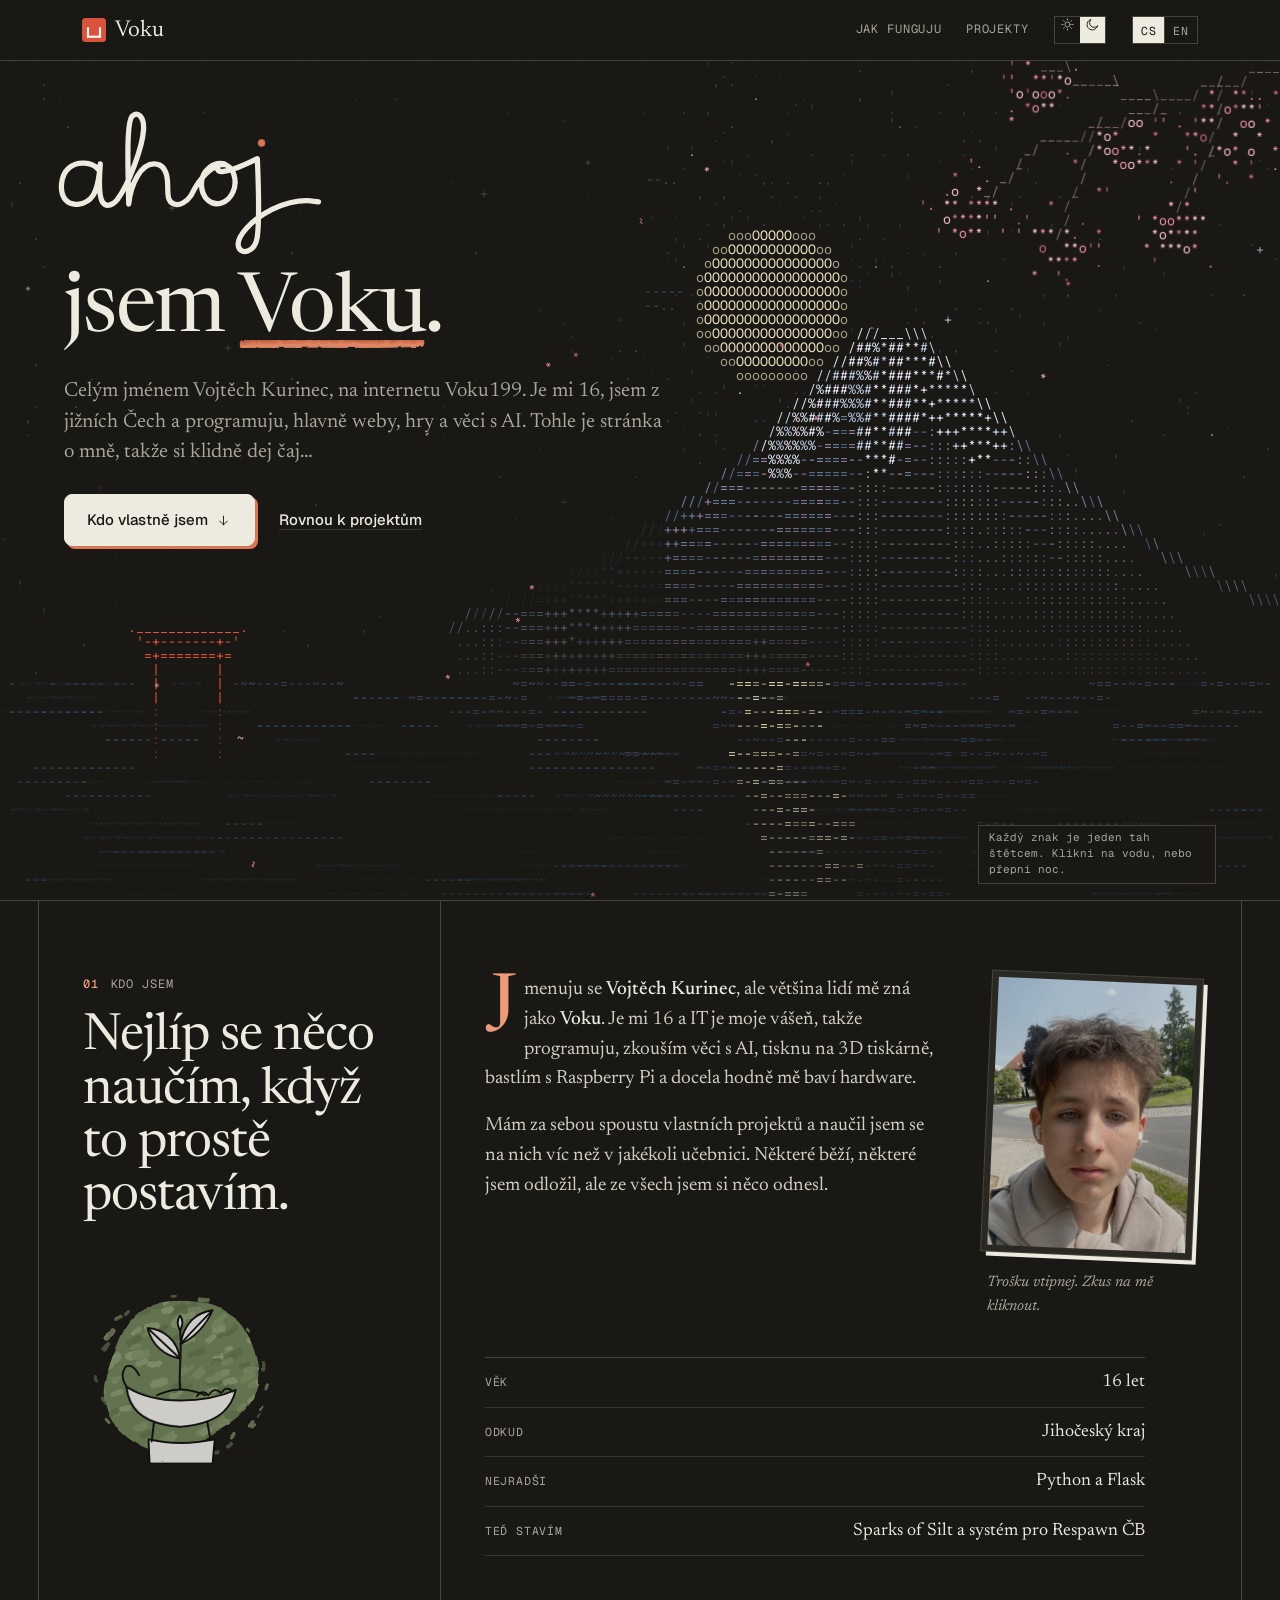
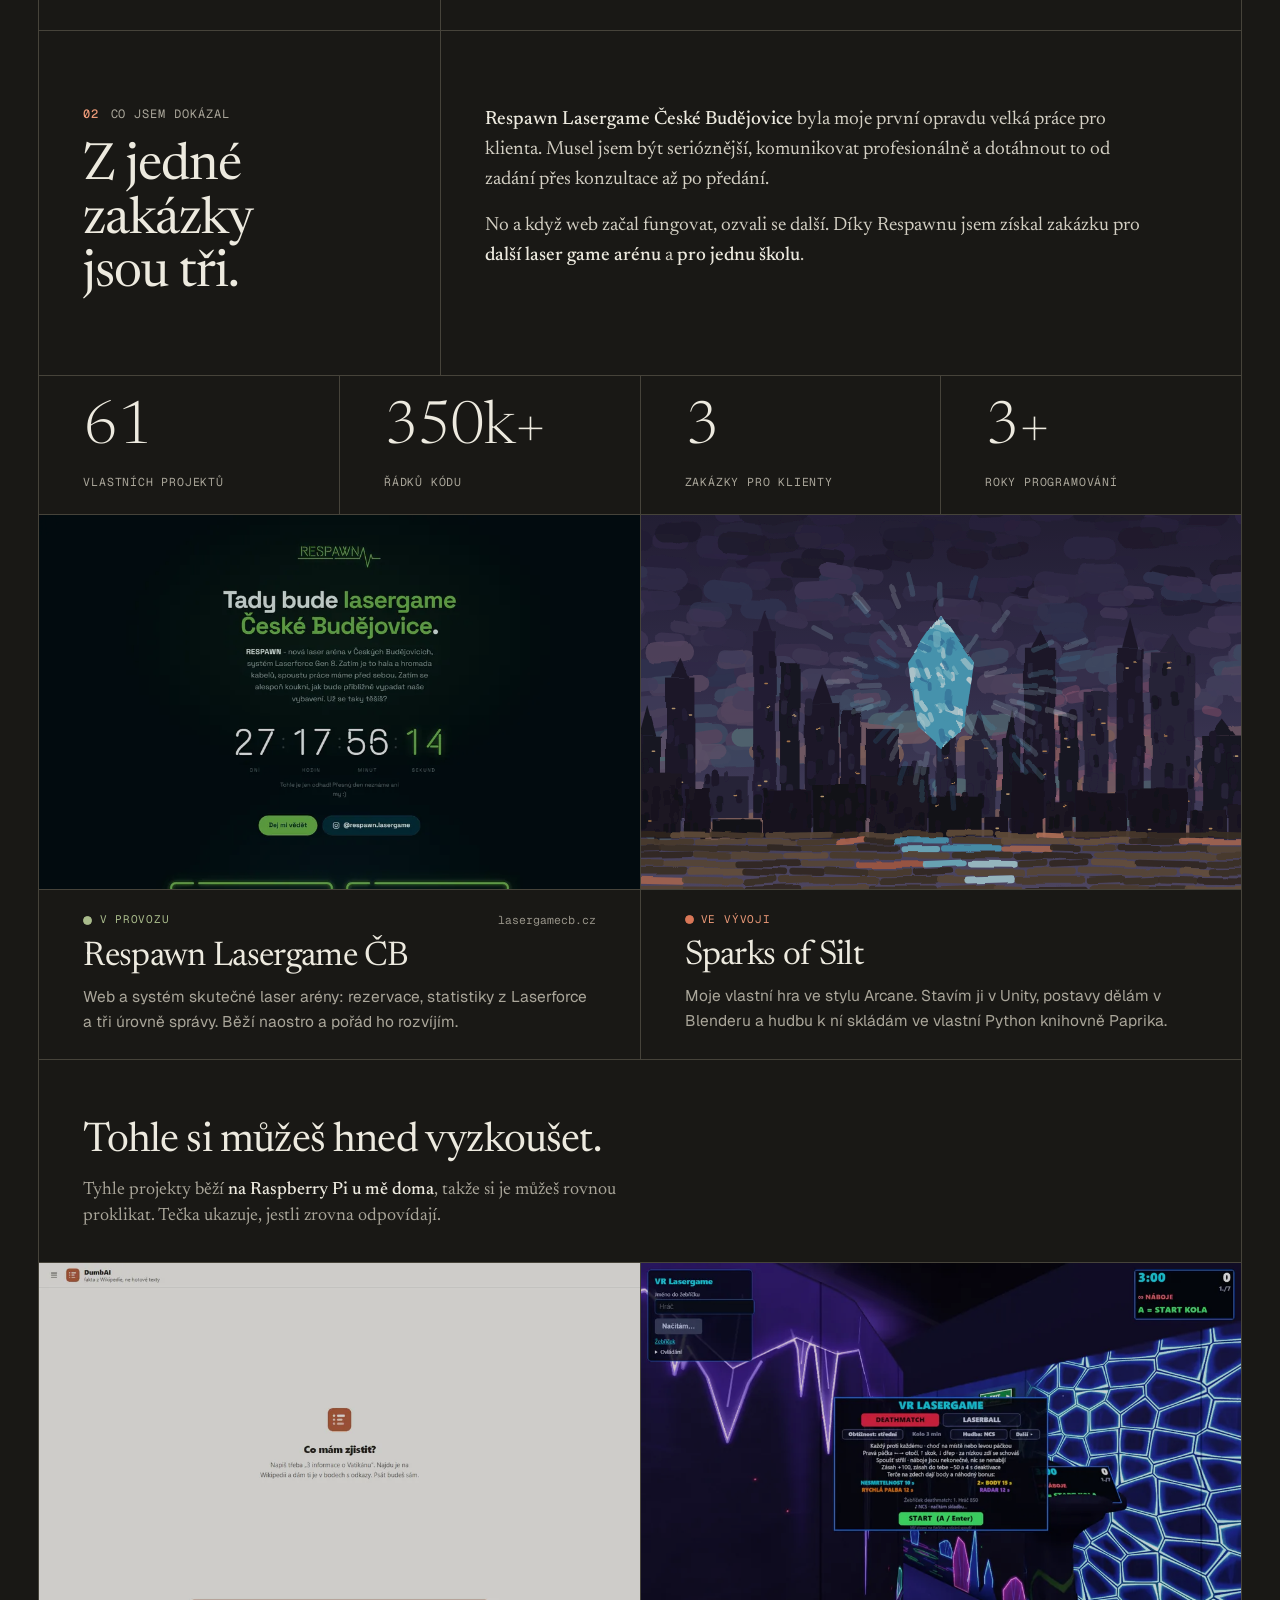
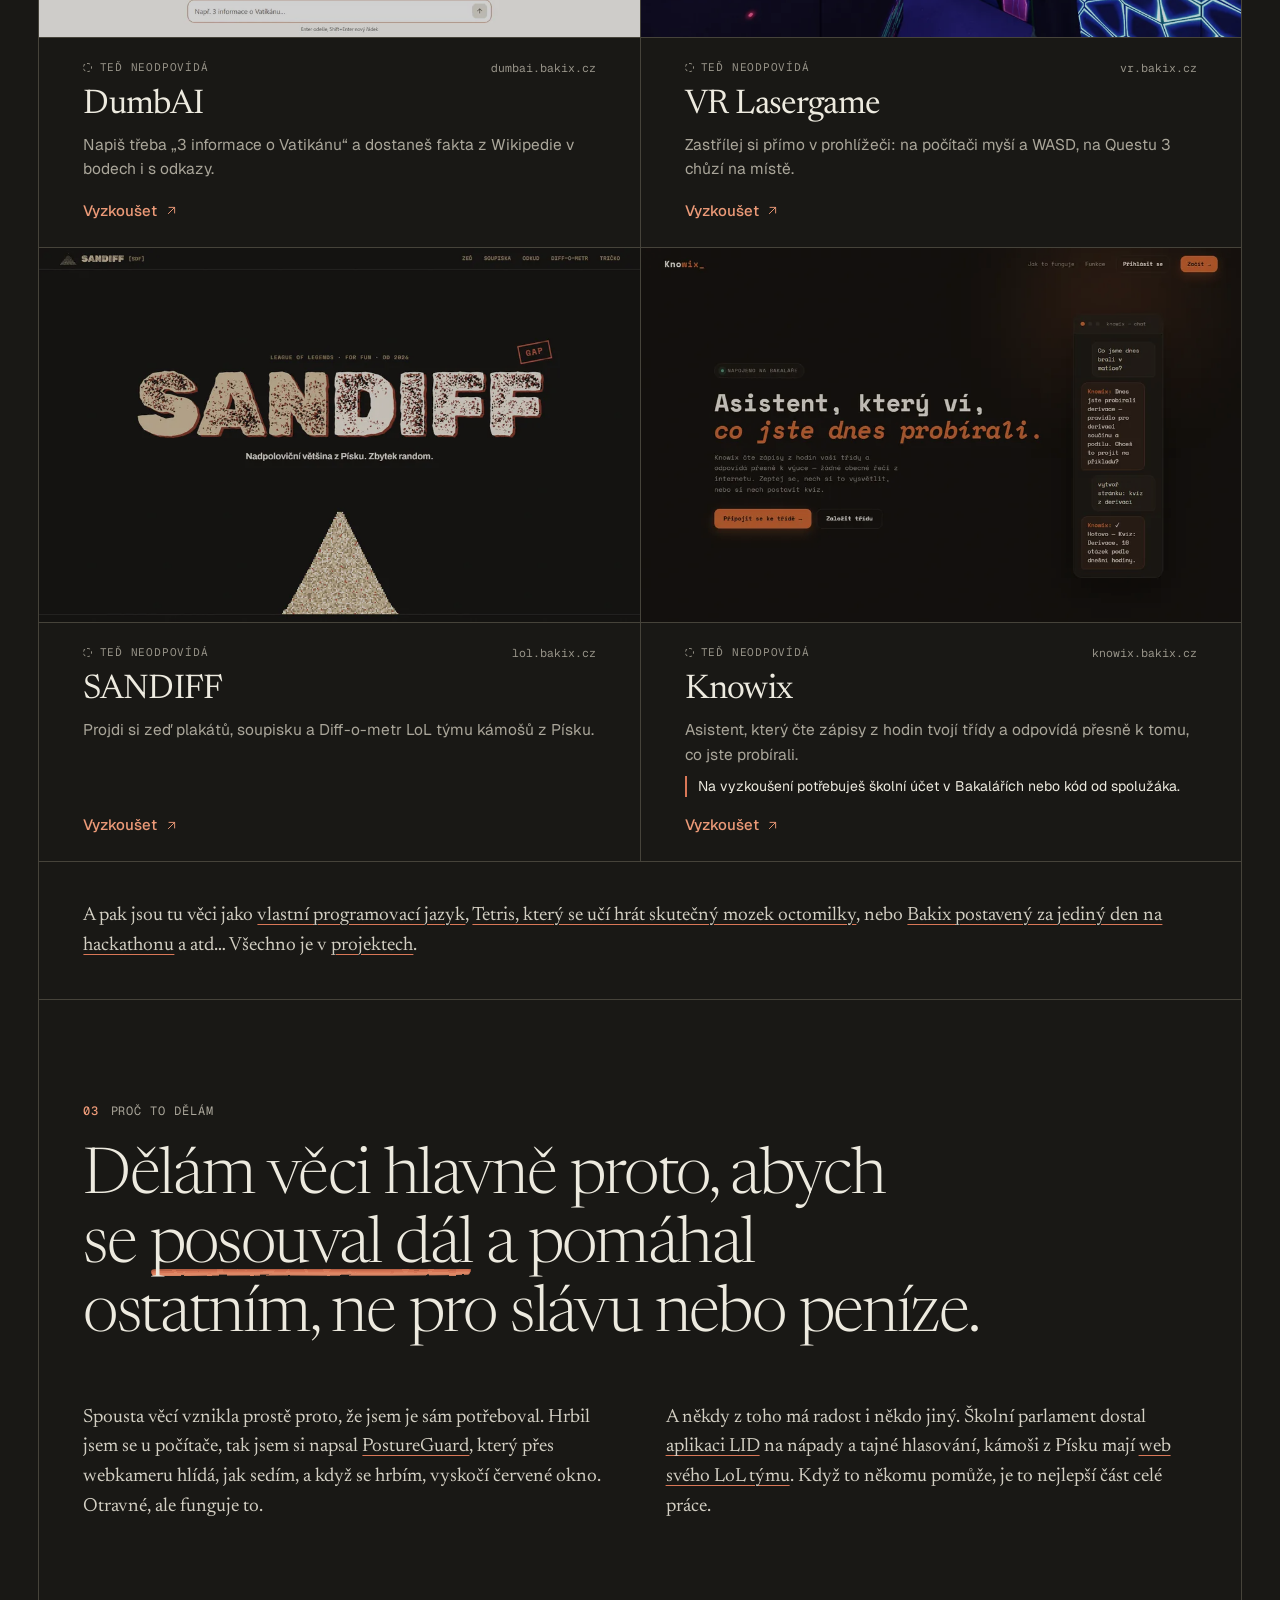
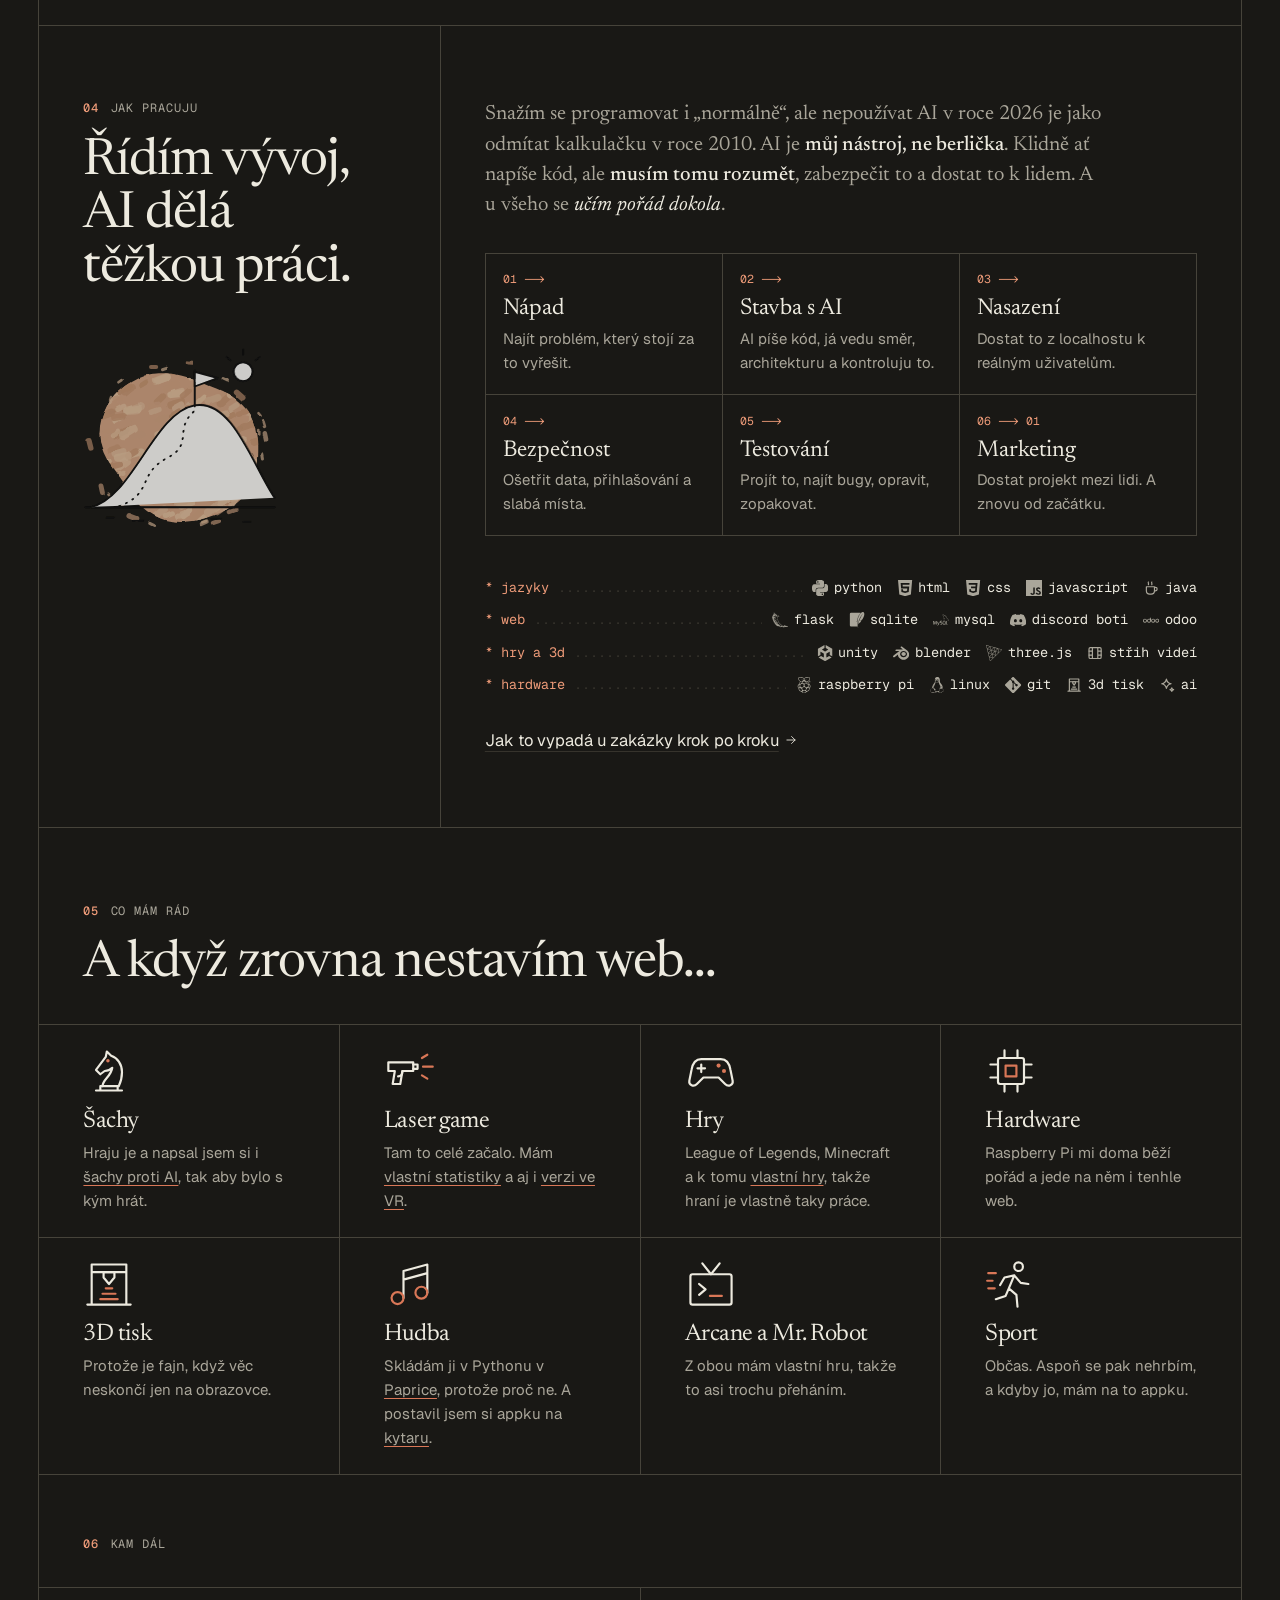
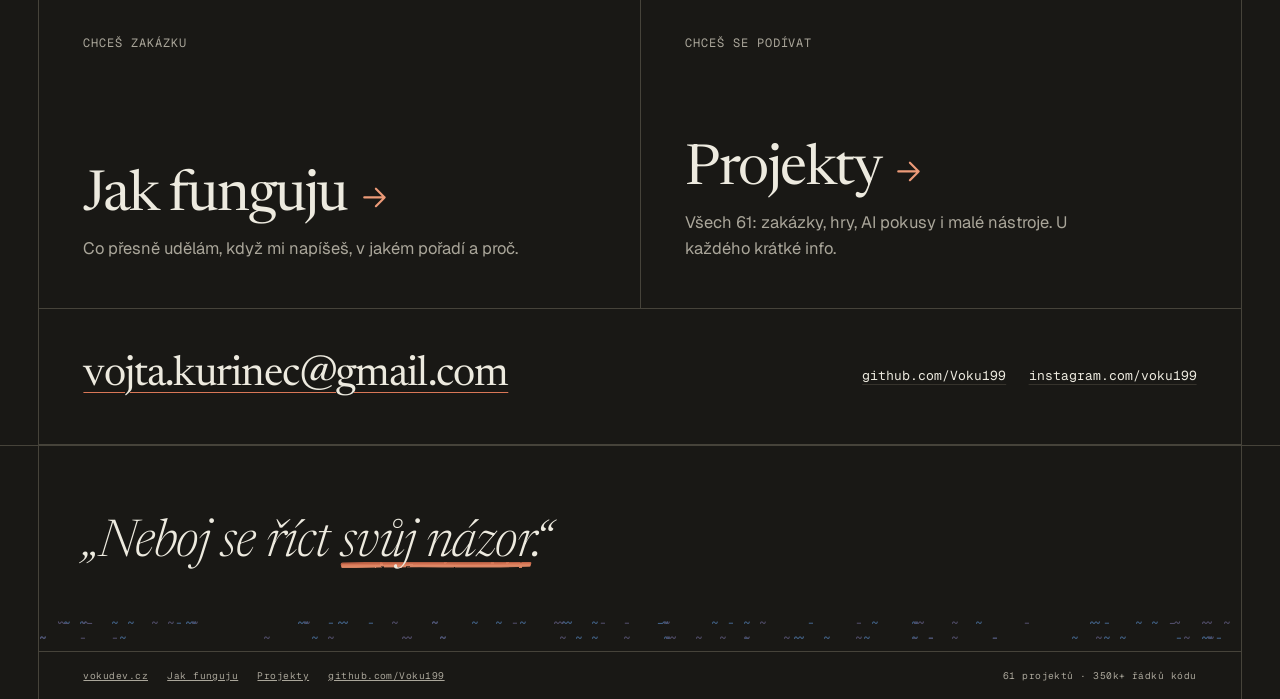
<file: index.html>
<!DOCTYPE html>
<!-- VYGENEROVÁNO: tools/build_projects.py z tools/index.template.html. Needituj ručně, přepíše se. -->
<html lang="cs">
<head>
<meta charset="UTF-8">
<meta name="viewport" content="width=device-width, initial-scale=1.0">
<title>Vojtěch Kurinec (Voku199) | Mladý vývojář z jižních Čech</title>
<meta name="description" content="Vojtěch Kurinec, na internetu Voku199 nebo Voku, je mladý vývojář z jižních Čech. Weby, hry a věci s AI: kdo jsem, co jsem dokázal, jak pracuju a co mám rád.">
<meta name="author" content="Vojtěch Kurinec">
<meta name="robots" content="index, follow, max-image-preview:large">
<meta name="theme-color" content="#F0EEE6">
<link rel="canonical" href="https://vokudev.cz/">
<meta property="og:type" content="website">
<meta property="og:url" content="https://vokudev.cz/">
<meta property="og:locale" content="cs_CZ">
<meta property="og:locale:alternate" content="en_US">
<meta property="og:site_name" content="Voku">
<meta property="og:title" content="Vojtěch Kurinec (Voku199) | Mladý vývojář z jižních Čech">
<meta property="og:description" content="Stavím weby, hry a věci s AI. 61 projektů, 350k+ řádků kódu a tři zakázky.">
<meta property="og:image" content="https://vokudev.cz/og-image.png">
<meta property="og:image:width" content="1200">
<meta property="og:image:height" content="630">
<meta property="og:image:alt" content="Vojtěch Kurinec (Voku199), mladý vývojář z jižních Čech">
<meta name="twitter:card" content="summary_large_image">
<meta name="twitter:title" content="Vojtěch Kurinec (Voku199) | Mladý vývojář z jižních Čech">
<meta name="twitter:description" content="Stavím weby, hry a věci s AI. 61 projektů, 350k+ řádků kódu a tři zakázky.">
<meta name="twitter:image" content="https://vokudev.cz/og-image.png">
<link rel="icon" href="favicon.svg" type="image/svg+xml">
<link rel="apple-touch-icon" href="apple-touch-icon.png">
<link rel="alternate" type="application/json" href="projekty/projects.json" title="Všechny projekty (JSON)">
<script>
/* Staré odkazy (vokudev.cz/#contact) míří dál na správné místo. */
(function (m, h) {
  var to = m[h];
  if (!to) return;
  if (to.charAt(0) === '#') history.replaceState(null, '', to);
  else location.replace(to);
})({ '#about': '#kdo', '#o-mne': '#kdo', '#now': '#dokazal', '#clients': '#dokazal', '#tech': '#jak', '#contact': '#kontakt', '#how': 'jak-funguju/', '#projects': 'projekty/' }, location.hash);
</script>
<script>(function(d){d.classList.add('js');var t;try{t=localStorage.getItem('theme')}catch(e){}if(t!=='light'&&t!=='dark'){var h=new Date().getHours();t=matchMedia('(prefers-color-scheme: dark)').matches||h>=20||h<6?'dark':'light'}d.dataset.theme=t})(document.documentElement)</script>
<link rel="preconnect" href="https://fonts.googleapis.com">
<link rel="preconnect" href="https://fonts.gstatic.com" crossorigin>
<link rel="stylesheet" href="https://fonts.googleapis.com/css2?family=Geist:wght@300..600&family=Geist+Mono:wght@400;500&family=Newsreader:ital,opsz,wght@0,6..72,300..500;1,6..72,300..500&display=swap">
<link rel="stylesheet" href="assets/site.css?v=1f64265c">
<script type="application/ld+json">
{
 "@context": "https://schema.org",
 "@graph": [
  {
   "@type": "WebSite",
   "@id": "https://vokudev.cz/#web",
   "url": "https://vokudev.cz/",
   "name": "Voku",
   "alternateName": [
    "Vojtěch Kurinec",
    "Voku199",
    "vokudev.cz"
   ],
   "inLanguage": [
    "cs",
    "en"
   ],
   "publisher": {
    "@id": "https://vokudev.cz/#voku"
   }
  },
  {
   "@type": "Person",
   "@id": "https://vokudev.cz/#voku",
   "name": "Vojtěch Kurinec",
   "givenName": "Vojtěch",
   "familyName": "Kurinec",
   "alternateName": [
    "Voku199",
    "Voku",
    "Vojtech Kurinec"
   ],
   "url": "https://vokudev.cz/",
   "image": "https://vokudev.cz/ja_seriozne.webp",
   "email": "vojta.kurinec@gmail.com",
   "jobTitle": "Vývojář",
   "address": {
    "@type": "PostalAddress",
    "addressRegion": "Jihočeský kraj",
    "addressCountry": "CZ"
   },
   "sameAs": [
    "https://github.com/Voku199",
    "https://instagram.com/voku199"
   ],
   "knowsAbout": [
    "Python",
    "Flask",
    "JavaScript",
    "Java",
    "WebXR",
    "three.js",
    "Unity",
    "Blender",
    "Raspberry Pi",
    "3D tisk",
    "AI"
   ]
  },
  {
   "@type": "ProfilePage",
   "@id": "https://vokudev.cz/#page",
   "url": "https://vokudev.cz/",
   "inLanguage": "cs",
   "name": "Vojtěch Kurinec (Voku199) | Mladý vývojář z jižních Čech",
   "isPartOf": {
    "@id": "https://vokudev.cz/#web"
   },
   "mainEntity": {
    "@id": "https://vokudev.cz/#voku"
   },
   "primaryImageOfPage": "https://vokudev.cz/og-image.png",
   "hasPart": [
    {
     "@type": "WebPage",
     "@id": "https://vokudev.cz/jak-funguju/#page",
     "url": "https://vokudev.cz/jak-funguju/"
    },
    {
     "@type": "CollectionPage",
     "@id": "https://vokudev.cz/projekty/#page",
     "url": "https://vokudev.cz/projekty/"
    }
   ],
   "about": {
    "@type": "ItemList",
    "numberOfItems": 4,
    "itemListElement": [
     {
      "@type": "ListItem",
      "position": 1,
      "url": "https://dumbai.bakix.cz",
      "name": "DumbAI"
     },
     {
      "@type": "ListItem",
      "position": 2,
      "url": "https://vr.bakix.cz",
      "name": "VR Lasergame"
     },
     {
      "@type": "ListItem",
      "position": 3,
      "url": "https://lol.bakix.cz",
      "name": "SANDIFF"
     },
     {
      "@type": "ListItem",
      "position": 4,
      "url": "https://knowix.bakix.cz",
      "name": "Knowix"
     }
    ]
   }
  }
 ]
}
</script>
</head>
<body>
<a class="skip" href="#kdo" data-t="skip">Přeskočit na obsah</a>
<header class="nav">
  <div class="nav__inner wrap">
    <a class="nav__logo" href="./" aria-label="Voku"><svg class="seal" viewBox="0 0 34 34" aria-hidden="true"><rect width="34" height="34" rx="5"/><g fill="#fff6f2"><rect x="15.5" y="5" width="3" height="23"/><rect x="7" y="13" width="3" height="15"/><rect x="24" y="13" width="3" height="15"/><rect x="7" y="25" width="20" height="3"/></g></svg><span>Voku</span></a>
    <nav class="nav__links" aria-label="Menu" data-t-aria="navMenu"><a href="jak-funguju/" data-t="navHow">Jak funguju</a><a href="projekty/" data-t="navProjects">Projekty</a></nav>
    <button class="theme" type="button" aria-pressed="false" aria-label="Zapnout tmavý režim"><span class="theme__sun" aria-hidden="true"><svg class="i" viewBox="0 0 24 24"><circle cx="12" cy="12" r="4"/><path d="M12 3v2M12 19v2M3 12h2M19 12h2M5.6 5.6 7 7M17 17l1.4 1.4M5.6 18.4 7 17M17 7l1.4-1.4"/></svg></span><span class="theme__moon" aria-hidden="true"><svg class="i" viewBox="0 0 24 24"><path d="M20 14.5A8.5 8.5 0 1 1 9.5 4a7 7 0 0 0 10.5 10.5z"/></svg></span></button>
    <div class="lang-switch" role="group" aria-label="Language / Jazyk">
      <button type="button" class="active" data-lang="cs" aria-pressed="true" title="Česky">CS</button>
      <button type="button" data-lang="en" aria-pressed="false" title="English">EN</button>
    </div>
  </div>
</header>

<ul class="rail" aria-label="Kapitoly" data-t-aria="railLabel">
  <li><a href="#kdo"><span data-t="railWho">Kdo jsem</span></a></li>
  <li><a href="#dokazal"><span data-t="railDid">Co jsem dokázal</span></a></li>
  <li><a href="#proc"><span data-t="railWhy">Proč to dělám</span></a></li>
  <li><a href="#jak"><span data-t="railHow">Jak pracuju</span></a></li>
  <li><a href="#rad"><span data-t="railLike">Co mám rád</span></a></li>
  <li><a href="#dal"><span data-t="railNext">Kam dál</span></a></li>
</ul>

<main id="main">

<section class="hero" aria-label="Úvod" data-t-aria="heroLabel">
  <canvas class="hero__canvas" id="hero-canvas" role="img" aria-label="Obraz z ASCII znaků: hora Fuji, červená brána torii na jezeře a větev sakury" data-t-aria="paintAlt"></canvas>
  <noscript><img class="hero__fallback" src="img/hero.svg" alt="" width="960" height="1200"></noscript>
  <div class="hero__text">
    <h1 class="hi">
      <svg class="hi__word" viewBox="50 14 510 290" role="img" aria-label="Ahoj">
        <path class="hi__ink" pathLength="1" d="M130 134C118 120 90 118 74 132C58 146 56 178 68 192C80 206 108 202 120 184C128 172 132 150 134 124C132 150 130 182 138 196C144 206 156 204 166 192C190 160 214 90 216 60C218 34 204 22 194 34C184 48 186 120 188 200C192 160 212 124 236 124C258 124 262 146 262 166C262 184 262 196 274 200C284 204 298 196 306 184C318 160 340 128 370 124C350 118 326 136 326 162C326 190 346 204 364 198C384 192 394 166 388 146C384 130 372 122 360 126C352 130 356 140 368 138C388 136 412 124 432 114C434 160 436 230 432 262C428 292 400 298 396 280C392 262 420 230 460 210C490 196 520 190 548 196"/>
        <circle class="hi__dot" cx="440" cy="84" r="7"/>
      </svg>
      <span data-t="h1">jsem <span class="brush">Voku</span>.</span>
    </h1>
    <p class="lead" data-t="lead">Celým jménem Vojtěch Kurinec, na internetu Voku199. Je mi 16, jsem z jižních Čech a programuju, hlavně weby, hry a věci s AI. Tohle je stránka o mně, takže si klidně dej čaj…</p>
    <div class="hero__cta">
      <a class="btn" href="#kdo"><span data-t="ctaWho">Kdo vlastně jsem</span> <svg class="i" viewBox="0 0 24 24" aria-hidden="true"><path d="M12 5v14M6 13l6 6 6-6"/></svg></a>
      <a class="link" href="projekty/" data-t="ctaProjects">Rovnou k projektům</a>
    </div>
  </div>
  <p class="hero__cap" data-t="heroCap">Každý znak je jeden tah štětcem. Klikni na vodu, nebo přepni noc.</p>
</section>

<div class="wrap wrap--ruled">

<section class="block" id="kdo">
  <div class="block__head">
    <p class="kicker"><b>01</b><span data-t="whoKicker">Kdo jsem</span></p>
    <h2 class="block__title" data-t="whoH">Nejlíp se něco naučím, když to prostě postavím.</h2>
    <img class="spot" src="img/spot-sprout.svg" width="400" height="400" alt="" loading="lazy">
  </div>
  <div class="block__body">
    <div class="who">
      <div class="prose prose--drop" data-t="whoText">
        <p>Jmenuju se <strong>Vojtěch Kurinec</strong>, ale většina lidí mě zná jako <strong>Voku</strong>. Je mi 16 a IT je moje vášeň, takže programuju, zkouším věci s AI, tisknu na 3D tiskárně, bastlím s Raspberry Pi a docela hodně mě baví hardware.</p>
        <p>Mám za sebou spoustu vlastních projektů a naučil jsem se na nich víc než v jakékoli učebnici. Některé běží, některé jsem odložil, ale ze všech jsem si něco odnesl.</p>
      </div>
      <div class="who__photo">
        <button class="photo" type="button" aria-pressed="false" aria-label="Přepnout fotku: vážně, nebo vtipně" data-t-aria="photoBtn">
          <img src="ja_seriozne.webp" width="302" height="400" loading="lazy" decoding="async" alt="Vojtěch Kurinec, portrét" data-t-alt="photoAlt">
          <img src="ja_uwu.webp" width="229" height="400" loading="lazy" decoding="async" alt="Vojtěch Kurinec, vtipná fotka s legračním výrazem" data-t-alt="photoAltFunny">
        </button>
        <span class="photo__cap" data-t="photoCap">Trošku vtipnej. Zkus na mě kliknout.</span>
      </div>
    </div>
    <dl class="facts">
      <div><dt data-t="factAge">Věk</dt><dd data-t="factAgeVal">16 let</dd></div>
      <div><dt data-t="factFrom">Odkud</dt><dd data-t="factFromVal">Jihočeský kraj</dd></div>
      <div><dt data-t="factFav">Nejradši</dt><dd data-t="factFavVal">Python a Flask</dd></div>
      <div><dt data-t="factNow">Teď stavím</dt><dd data-t="factNowVal">Sparks of Silt a systém pro Respawn ČB</dd></div>
    </dl>
  </div>
</section>

<section id="dokazal">
  <div class="block block--open">
    <div class="block__head">
      <p class="kicker"><b>02</b><span data-t="didKicker">Co jsem dokázal</span></p>
      <h2 class="block__title" data-t="didH">Z jedné zakázky jsou tři.</h2>
    </div>
    <div class="block__body">
      <div class="prose" data-t="didText">
        <p><strong>Respawn Lasergame České Budějovice</strong> byla moje první opravdu velká práce pro klienta. Musel jsem být serióznější, komunikovat profesionálně a dotáhnout to od zadání přes konzultace až po předání.</p>
        <p>No a když web začal fungovat, ozvali se další. Díky Respawnu jsem získal zakázku pro <strong>další laser game arénu</strong> a <strong>pro jednu školu</strong>.</p>
      </div>
    </div>
    <div class="block__full cells figures">
      <div><b data-count>61</b><span data-t="figProjects">vlastních projektů</span></div>
      <div><b data-count>350k+</b><span data-t="figLines">řádků kódu</span></div>
      <div><b data-count>3</b><span data-t="figClients">zakázky pro klienty</span></div>
      <div><b data-count>3+</b><span data-t="figYears">roky programování</span></div>
    </div>
    <div class="block__full cells features">
      <a class="feature" href="https://lasergamecb.cz" target="_blank" rel="noopener">
        <span class="feature__art"><img src="projekty/shots/respawn-lasergame-cb.webp" alt="" width="960" height="600" loading="lazy" decoding="async"></span>
        <span class="feature__body">
          <span class="feature__top"><span class="status status--live" data-t="liveBadge">V provozu</span><span class="feature__host">lasergamecb.cz</span></span>
          <span class="feature__name">Respawn Lasergame ČB</span>
          <span class="feature__line" data-t="respawnLine">Web a systém skutečné laser arény: rezervace, statistiky z Laserforce a tři úrovně správy. Běží naostro a pořád ho rozvíjím.</span>
        </span>
      </a>
      <div class="feature">
        <span class="feature__art"><img src="img/sparks.svg" alt="" width="800" height="600" loading="lazy" decoding="async"></span>
        <span class="feature__body">
          <span class="feature__top"><span class="status status--wip" data-t="wipBadge">Ve vývoji</span></span>
          <span class="feature__name">Sparks of Silt</span>
          <span class="feature__line" data-t="sparksLine">Moje vlastní hra ve stylu Arcane. Stavím ji v Unity, postavy dělám v Blenderu a hudbu k ní skládám ve vlastní Python knihovně Paprika.</span>
        </span>
      </div>
    </div>
    <div class="block__full" id="vyzkousej">
      <div class="sec-head">
        <h3 data-t="tryH">Tohle si můžeš hned vyzkoušet.</h3>
        <p class="lead" data-t="tryLead">Tyhle projekty běží <strong>na Raspberry Pi u mě doma</strong>, takže si je můžeš rovnou proklikat. Tečka ukazuje, jestli zrovna odpovídají.</p>
      </div>
      <div class="cells features" style="border-top:1px solid var(--line)">
<a class="feature" href="https://dumbai.bakix.cz" target="_blank" rel="noopener" data-ping="https://dumbai.bakix.cz">
  <span class="feature__art"><img src="projekty/shots/dumbai.webp" alt="" width="960" height="600" loading="lazy" decoding="async"></span>
  <span class="feature__body">
    <span class="feature__top"><span class="ping"></span><span class="feature__host">dumbai.bakix.cz</span></span>
    <span class="feature__name">DumbAI</span>
    <span class="feature__line" data-try="dumbai">Napiš třeba „3 informace o Vatikánu“ a dostaneš fakta z Wikipedie v bodech i s odkazy.</span>
    <span class="feature__go"><span data-t="tryIt">Vyzkoušet</span> <svg class="i" viewBox="0 0 24 24" aria-hidden="true"><path d="M7 17 17 7M8 7h9v9"/></svg></span>
  </span>
</a>
<a class="feature" href="https://vr.bakix.cz" target="_blank" rel="noopener" data-ping="https://vr.bakix.cz">
  <span class="feature__art"><img src="projekty/shots/vr-lasergame.webp" alt="" width="960" height="600" loading="lazy" decoding="async"></span>
  <span class="feature__body">
    <span class="feature__top"><span class="ping"></span><span class="feature__host">vr.bakix.cz</span></span>
    <span class="feature__name">VR Lasergame</span>
    <span class="feature__line" data-try="vr-lasergame">Zastřílej si přímo v prohlížeči: na počítači myší a WASD, na Questu 3 chůzí na místě.</span>
    <span class="feature__go"><span data-t="tryIt">Vyzkoušet</span> <svg class="i" viewBox="0 0 24 24" aria-hidden="true"><path d="M7 17 17 7M8 7h9v9"/></svg></span>
  </span>
</a>
<a class="feature" href="https://lol.bakix.cz" target="_blank" rel="noopener" data-ping="https://lol.bakix.cz">
  <span class="feature__art"><img src="projekty/shots/sandiff.webp" alt="" width="960" height="600" loading="lazy" decoding="async"></span>
  <span class="feature__body">
    <span class="feature__top"><span class="ping"></span><span class="feature__host">lol.bakix.cz</span></span>
    <span class="feature__name">SANDIFF</span>
    <span class="feature__line" data-try="sandiff">Projdi si zeď plakátů, soupisku a Diff-o-metr LoL týmu kámošů z Písku.</span>
    <span class="feature__go"><span data-t="tryIt">Vyzkoušet</span> <svg class="i" viewBox="0 0 24 24" aria-hidden="true"><path d="M7 17 17 7M8 7h9v9"/></svg></span>
  </span>
</a>
<a class="feature" href="https://knowix.bakix.cz" target="_blank" rel="noopener" data-ping="https://knowix.bakix.cz">
  <span class="feature__art"><img src="projekty/shots/knowix.webp" alt="" width="960" height="600" loading="lazy" decoding="async"></span>
  <span class="feature__body">
    <span class="feature__top"><span class="ping"></span><span class="feature__host">knowix.bakix.cz</span></span>
    <span class="feature__name">Knowix</span>
    <span class="feature__line" data-try="knowix">Asistent, který čte zápisy z hodin tvojí třídy a odpovídá přesně k tomu, co jste probírali.</span>
    <span class="feature__note" data-note="knowix">Na vyzkoušení potřebuješ školní účet v Bakalářích nebo kód od spolužáka.</span>
    <span class="feature__go"><span data-t="tryIt">Vyzkoušet</span> <svg class="i" viewBox="0 0 24 24" aria-hidden="true"><path d="M7 17 17 7M8 7h9v9"/></svg></span>
  </span>
</a>
      </div>
      <div class="also prose" style="border-top:1px solid var(--line);max-width:none"><p data-t="also">A pak jsou tu věci jako <a href="projekty/#webly">vlastní programovací jazyk</a>, <a href="projekty/#flybrain-tetris">Tetris, který se učí hrát skutečný mozek octomilky</a>, nebo <a href="projekty/#bakix-hackathon">Bakix postavený za jediný den na hackathonu</a> a atd… Všechno je v <a href="projekty/">projektech</a>.</p></div>
    </div>
  </div>
</section>

<section class="why" id="proc">
  <p class="kicker"><b>03</b><span data-t="whyKicker">Proč to dělám</span></p>
  <p class="why__quote" data-t="whyQuote">Dělám věci hlavně proto, abych se <span class="brush">posouval dál</span> a pomáhal ostatním, ne pro slávu nebo peníze.</p>
  <div class="why__cols">
    <div class="prose" data-t="whyA"><p>Spousta věcí vznikla prostě proto, že jsem je sám potřeboval. Hrbil jsem se u počítače, tak jsem si napsal <a href="projekty/#postureguard">PostureGuard</a>, který přes webkameru hlídá, jak sedím, a když se hrbím, vyskočí červené okno. Otravné, ale funguje to.</p></div>
    <div class="prose" data-t="whyB"><p>A někdy z toho má radost i někdo jiný. Školní parlament dostal <a href="projekty/#lid">aplikaci LID</a> na nápady a tajné hlasování, kámoši z Písku mají <a href="projekty/#sandiff">web svého LoL týmu</a>. Když to někomu pomůže, je to nejlepší část celé práce.</p></div>
  </div>
</section>

<section class="block" id="jak">
  <div class="block__head">
    <p class="kicker"><b>04</b><span data-t="howKicker">Jak pracuju</span></p>
    <h2 class="block__title" data-t="howH">Řídím vývoj, AI dělá těžkou práci.</h2>
    <img class="spot" src="img/spot-path.svg" width="400" height="400" alt="" loading="lazy">
  </div>
  <div class="block__body">
    <p class="lead" data-t="howLead">Snažím se programovat i „normálně“, ale nepoužívat AI v roce 2026 je jako odmítat kalkulačku v roce 2010. AI je <strong>můj nástroj, ne berlička</strong>. Klidně ať napíše kód, ale <strong>musím tomu rozumět</strong>, zabezpečit to a dostat to k lidem. A u všeho se <em>učím pořád dokola</em>.</p>
    <ol class="cells flow">
      <li><h4 data-t="flow1t">Nápad</h4><p data-t="flow1d">Najít problém, který stojí za to vyřešit.</p></li>
      <li><h4 data-t="flow2t">Stavba s AI</h4><p data-t="flow2d">AI píše kód, já vedu směr, architekturu a kontroluju to.</p></li>
      <li><h4 data-t="flow3t">Nasazení</h4><p data-t="flow3d">Dostat to z localhostu k reálným uživatelům.</p></li>
      <li><h4 data-t="flow4t">Bezpečnost</h4><p data-t="flow4d">Ošetřit data, přihlašování a slabá místa.</p></li>
      <li><h4 data-t="flow5t">Testování</h4><p data-t="flow5d">Projít to, najít bugy, opravit, zopakovat.</p></li>
      <li><h4 data-t="flow6t">Marketing</h4><p data-t="flow6d">Dostat projekt mezi lidi. A znovu od začátku.</p></li>
    </ol>
    <dl class="stack" aria-label="Technologie" data-t-aria="stackLabel">
      <div><dt data-t="stackLangs">jazyky</dt><i aria-hidden="true"></i><dd><span class="tech"><svg aria-hidden="true"><use href="assets/tech.svg?v=1f64265c#python"/></svg>python</span><span class="tech"><svg aria-hidden="true"><use href="assets/tech.svg?v=1f64265c#html"/></svg>html</span><span class="tech"><svg aria-hidden="true"><use href="assets/tech.svg?v=1f64265c#css"/></svg>css</span><span class="tech"><svg aria-hidden="true"><use href="assets/tech.svg?v=1f64265c#javascript"/></svg>javascript</span><span class="tech"><svg aria-hidden="true"><use href="assets/tech.svg?v=1f64265c#java"/></svg>java</span></dd></div>
      <div><dt data-t="stackWeb">web</dt><i aria-hidden="true"></i><dd><span class="tech"><svg aria-hidden="true"><use href="assets/tech.svg?v=1f64265c#flask"/></svg>flask</span><span class="tech"><svg aria-hidden="true"><use href="assets/tech.svg?v=1f64265c#sqlite"/></svg>sqlite</span><span class="tech"><svg aria-hidden="true"><use href="assets/tech.svg?v=1f64265c#mysql"/></svg>mysql</span><span class="tech"><svg aria-hidden="true"><use href="assets/tech.svg?v=1f64265c#discord"/></svg><span data-t="techBots">discord boti</span></span><span class="tech"><svg aria-hidden="true"><use href="assets/tech.svg?v=1f64265c#odoo"/></svg>odoo</span></dd></div>
      <div><dt data-t="stackGames">hry a 3d</dt><i aria-hidden="true"></i><dd><span class="tech"><svg aria-hidden="true"><use href="assets/tech.svg?v=1f64265c#unity"/></svg>unity</span><span class="tech"><svg aria-hidden="true"><use href="assets/tech.svg?v=1f64265c#blender"/></svg>blender</span><span class="tech"><svg aria-hidden="true"><use href="assets/tech.svg?v=1f64265c#threejs"/></svg>three.js</span><span class="tech"><svg aria-hidden="true"><use href="assets/tech.svg?v=1f64265c#video"/></svg><span data-t="techVideo">střih videí</span></span></dd></div>
      <div><dt data-t="stackHw">hardware</dt><i aria-hidden="true"></i><dd><span class="tech"><svg aria-hidden="true"><use href="assets/tech.svg?v=1f64265c#raspberrypi"/></svg>raspberry pi</span><span class="tech"><svg aria-hidden="true"><use href="assets/tech.svg?v=1f64265c#linux"/></svg>linux</span><span class="tech"><svg aria-hidden="true"><use href="assets/tech.svg?v=1f64265c#git"/></svg>git</span><span class="tech"><svg aria-hidden="true"><use href="assets/tech.svg?v=1f64265c#print3d"/></svg><span data-t="tech3d">3d tisk</span></span><span class="tech"><svg aria-hidden="true"><use href="assets/tech.svg?v=1f64265c#ai"/></svg>ai</span></dd></div>
    </dl>
    <p style="margin-top:1.6rem"><a class="link" href="jak-funguju/"><span data-t="howMore">Jak to vypadá u zakázky krok po kroku</span> <svg class="i" viewBox="0 0 24 24" aria-hidden="true"><path d="M5 12h14M13 6l6 6-6 6"/></svg></a></p>
  </div>
</section>

<section id="rad">
  <div class="sec-head" style="padding-top:clamp(2.6rem,6vw,4.6rem)">
    <p class="kicker" style="margin-bottom:1.1rem"><b>05</b><span data-t="likeKicker">Co mám rád</span></p>
    <h2 class="block__title" style="margin-top:0" data-t="likeH">A když zrovna nestavím web…</h2>
  </div>
  <div class="cells likes" style="border-top:1px solid var(--line);border-bottom:1px solid var(--line)">
    <div class="like"><svg class="i" viewBox="0 0 48 48" aria-hidden="true"><path d="M12 42h24M16 42v-4h16v4"/><path d="M18 38c0-6 8-9 9-17-2 2-5 3-7 3l-4 3-4-4 9-12 1-5 4 4c6 2 10 8 10 15 0 5-1 9-3 13"/><circle class="dot" cx="23" cy="14.5" r="1.6"/></svg><h3 data-t="like1t">Šachy</h3><p data-t="like1d">Hraju je a napsal jsem si i <a href="projekty/#sachy-s-ai">šachy proti AI</a>, tak aby bylo s kým hrát.</p></div>
    <div class="like"><svg class="i" viewBox="0 0 48 48" aria-hidden="true"><path d="M4 16h23v8H17l-2 12H8l2-12H4z"/><path d="M27 18h4v4h-4M17 24c0 3-1 5-4 5"/><path class="hl" d="M36 20h9M35 12l5-3M35 28l5 3"/></svg><h3 data-t="like2t">Laser game</h3><p data-t="like2d">Tam to celé začalo. Mám <a href="projekty/#lasergame-stats">vlastní statistiky</a> a aj i <a href="projekty/#vr-lasergame">verzi ve VR</a>.</p></div>
    <div class="like"><svg class="i" viewBox="0 0 48 48" aria-hidden="true"><path d="M15 13h18c5 0 8 4 9 10l2 10c.7 4-4 6-7 3l-6-6H17l-6 6c-3 3-7.7 1-7-3l2-10c1-6 4-10 9-10z"/><path d="M15 18v7M11.5 21.5h7"/><circle class="dot" cx="31" cy="19" r="1.9"/><circle class="dot" cx="36" cy="24" r="1.9"/></svg><h3 data-t="like3t">Hry</h3><p data-t="like3d">League of Legends, Minecraft a k tomu <a href="projekty/#nullstate">vlastní hry</a>, takže hraní je vlastně taky práce.</p></div>
    <div class="like"><svg class="i" viewBox="0 0 48 48" aria-hidden="true"><rect x="12" y="12" width="24" height="24" rx="2"/><path d="M18 5v7M30 5v7M18 36v7M30 36v7M5 18h7M5 30h7M36 18h7M36 30h7"/><rect class="hl" x="19" y="19" width="10" height="10"/></svg><h3 data-t="like4t">Hardware</h3><p data-t="like4d">Raspberry Pi mi doma běží pořád a jede na něm i tenhle web.</p></div>
    <div class="like"><svg class="i" viewBox="0 0 48 48" aria-hidden="true"><path d="M4 43h40M8 43V6h32v37M8 13h32"/><path d="M19 13h10v5l-5 6-5-6z"/><path class="hl" d="M16 38h16M18 33h12M21 28h6"/></svg><h3 data-t="like5t">3D tisk</h3><p data-t="like5d">Protože je fajn, když věc neskončí jen na obrazovce.</p></div>
    <div class="like"><svg class="i" viewBox="0 0 48 48" aria-hidden="true"><path d="M18 37V12l22-6v26M18 20l22-6"/><circle class="hl" cx="12.5" cy="37" r="5.5"/><circle class="hl" cx="34.5" cy="32" r="5.5"/></svg><h3 data-t="like6t">Hudba</h3><p data-t="like6d">Skládám ji v Pythonu v <a href="projekty/#paprika">Paprice</a>, protože proč ne. A postavil jsem si appku na <a href="projekty/#kytara-za-15-minut">kytaru</a>.</p></div>
    <div class="like"><svg class="i" viewBox="0 0 48 48" aria-hidden="true"><rect x="5" y="15" width="38" height="28" rx="2"/><path d="m16 5 8 10 8-10"/><path d="m13 24 6 5-6 5"/><path class="hl" d="M23 35h11"/></svg><h3 data-t="like7t">Arcane a Mr. Robot</h3><p data-t="like7d">Z obou mám vlastní hru, takže to asi trochu přeháním.</p></div>
    <div class="like"><svg class="i" viewBox="0 0 48 48" aria-hidden="true"><circle cx="31" cy="8" r="4"/><path d="m27 16-5 12 7 6 1 11M22 28l-3 7-9 3M27 16l-9 2-4 7M27 16l6 7 7 1"/><path class="hl" d="M3 14h7M2 21h5M3 28h6"/></svg><h3 data-t="like8t">Sport</h3><p data-t="like8d">Občas. Aspoň se pak nehrbím, a kdyby jo, mám na to appku.</p></div>
  </div>
</section>

<section id="dal">
  <div class="sec-head">
    <p class="kicker"><b>06</b><span data-t="nextKicker">Kam dál</span></p>
  </div>
  <div class="doors" style="border-top:1px solid var(--line)">
    <a class="door" href="jak-funguju/">
      <span class="kicker" data-t="door1k">Chceš zakázku</span>
      <span class="door__name"><span data-t="door1">Jak funguju</span> <svg class="i" viewBox="0 0 24 24" aria-hidden="true"><path d="M5 12h14M13 6l6 6-6 6"/></svg></span>
      <p data-t="door1d">Co přesně udělám, když mi napíšeš, v jakém pořadí a proč.</p>
    </a>
    <a class="door" href="projekty/">
      <span class="kicker" data-t="door2k">Chceš se podívat</span>
      <span class="door__name"><span data-t="door2">Projekty</span> <svg class="i" viewBox="0 0 24 24" aria-hidden="true"><path d="M5 12h14M13 6l6 6-6 6"/></svg></span>
      <p data-t="door2d">Všech 61: zakázky, hry, AI pokusy i malé nástroje. U každého krátké info.</p>
    </a>
  </div>
  <div class="contact" id="kontakt">
    <a class="contact__mail" href="mailto:vojta.kurinec@gmail.com?subject=Dotaz&amp;body=Ahoj,">vojta.kurinec@gmail.com</a>
    <ul class="contact__list">
      <li><a class="link" href="https://github.com/Voku199" rel="me noopener" target="_blank">github.com/Voku199</a></li>
      <li><a class="link" href="https://instagram.com/voku199" rel="me noopener" target="_blank">instagram.com/voku199</a></li>
    </ul>
  </div>
</section>

</div>
</main>

<footer class="footer">
  <div class="wrap wrap--ruled">
    <p class="footer__quote" data-t="footQuote">„Neboj se říct <span class="brush">svůj názor</span>.“</p>
    <div class="waves" data-waves aria-hidden="true"></div>
    <div class="footer__row">
      <small class="footer__nav"><a href="./">vokudev.cz</a><a href="jak-funguju/" data-t="navHow">Jak funguju</a><a href="projekty/" data-t="navProjects">Projekty</a><a href="https://github.com/Voku199" rel="me noopener">github.com/Voku199</a></small>
      <small>61 projektů · 350k+ <span data-t="footLines">řádků kódu</span></small>
    </div>
  </div>
</footer>

<script id="i18n" type="application/json">{
  "en": {
    "title": "Vojtěch Kurinec (Voku199) | Young developer from South Bohemia",
    "railLabel": "Chapters", "railWho": "Who I am", "railDid": "What I’ve done", "railWhy": "Why I do it", "railHow": "How I work", "railLike": "What I like", "railNext": "Where next",
    "heroLabel": "Intro", "paintAlt": "A painting made of ASCII characters: Mount Fuji, a red torii gate on a lake and a cherry branch",
    "h1": "I’m <span class=\"brush\">Voku</span>.",
    "lead": "<em>Ahoj</em> is Czech for hello. My full name is Vojtěch Kurinec, online I go by Voku199. I’m 16, from South Bohemia, and I code. Mostly websites, games and things with AI. This page is all about me, so feel free to grab a tea…",
    "ctaWho": "So who am I", "ctaProjects": "Straight to the projects",
    "heroCap": "Every character is one brush stroke. Click the water, or switch to night.",
    "whoKicker": "Who I am", "whoH": "I learn best by just building the thing.",
    "whoText": "<p>My name is <strong>Vojtěch Kurinec</strong>, but most people know me as <strong>Voku</strong>. I’m 16 and IT is my passion, so I code, try things with AI, 3D print, tinker with Raspberry Pi and I’m really into hardware.</p><p>I have a lot of my own projects behind me and I learned more from them than from any textbook. Some run, some I shelved, but I took something away from all of them.</p>",
    "photoBtn": "Switch the photo: serious or funny", "photoAlt": "Vojtěch Kurinec, portrait", "photoAltFunny": "Vojtěch Kurinec, a funny photo with a silly face", "photoCap": "A bit funny. Try clicking me.",
    "factAge": "Age", "factAgeVal": "16", "factFrom": "From", "factFromVal": "South Bohemia", "factFav": "Favourite", "factFavVal": "Python and Flask", "factNow": "Building now", "factNowVal": "Sparks of Silt and a system for Respawn ČB",
    "didKicker": "What I’ve done", "didH": "One client turned into three.",
    "didText": "<p><strong>Respawn Lasergame České Budějovice</strong> was my first really big job for a client. I had to be more serious, communicate professionally and see it through from the brief and consultations all the way to handover.</p><p>And once the site was working, others got in touch. Thanks to Respawn I got work for <strong>another laser game arena</strong> and <strong>a school</strong>.</p>",
    "figProjects": "own projects", "figLines": "lines of code", "figClients": "client jobs", "figYears": "years of coding",
    "liveBadge": "Live", "wipBadge": "In progress",
    "respawnLine": "Site and system for a real laser arena: bookings, Laserforce stats and three admin tiers. It runs in production and I keep developing it.",
    "sparksLine": "My own game in the style of Arcane. I’m building it in Unity, making the characters in Blender and composing the music in my own Python library, Paprika.",
    "tryH": "Things you can try right now.", "tryLead": "These run <strong>on a Raspberry Pi in my home</strong>, so you can click through them right now. The dot shows whether each one is answering.", "tryIt": "Try it",
    "also": "And then there’s <a href=\"projekty/#webly\">my own programming language</a>, <a href=\"projekty/#flybrain-tetris\">Tetris being learned by a real fruit fly brain</a>, <a href=\"projekty/#bakix-hackathon\">Bakix built in a single day at a hackathon</a> and so on… It’s all in the <a href=\"projekty/\">projects</a>.",
    "whyKicker": "Why I do it", "whyQuote": "I do things mainly to <span class=\"brush\">keep moving forward</span> and to help others, not for fame or money.",
    "whyA": "<p>A lot of it exists simply because I needed it. I was slouching at my computer, so I wrote <a href=\"projekty/#postureguard\">PostureGuard</a>, which watches how I sit through the webcam and throws up a red window when I slouch. Annoying, but it works.</p>",
    "whyB": "<p>And sometimes someone else gets something out of it too. The school parliament got <a href=\"projekty/#lid\">the LID app</a> for ideas and secret ballots, my friends from Písek have <a href=\"projekty/#sandiff\">a site for their LoL team</a>. When it helps someone, that’s the best part of the whole job.</p>",
    "howKicker": "How I work", "howH": "I lead the build, AI does the heavy lifting.",
    "howLead": "I try to code the “normal” way too, but not using AI in 2026 is like refusing a calculator in 2010. AI is <strong>my tool, not a crutch</strong>. Sure, let it write the code, but <strong>I have to understand it</strong>, secure it and get it to people. And with everything, I <em>keep learning over and over</em>.",
    "flow1t": "Idea", "flow1d": "Find a problem worth solving.", "flow2t": "Build with AI", "flow2d": "AI writes code, I set direction and architecture and check it.", "flow3t": "Deploy", "flow3d": "Get it from localhost to real users.", "flow4t": "Security", "flow4d": "Handle data, logins and weak spots.", "flow5t": "Testing", "flow5d": "Go through it, find bugs, fix, repeat.", "flow6t": "Marketing", "flow6d": "Get the project to people. And start again.",
    "stackLabel": "Technologies", "stackLangs": "languages", "stackWeb": "web", "stackGames": "games and 3d", "stackHw": "hardware", "techBots": "discord bots", "techVideo": "video editing", "tech3d": "3d printing",
    "howMore": "What a client job looks like, step by step",
    "likeKicker": "What I like", "likeH": "And when I’m not building a website…",
    "like1t": "Chess", "like1d": "I play it, and I even wrote <a href=\"projekty/#sachy-s-ai\">chess against AI</a> so there’s always someone to play with.",
    "like2t": "Laser game", "like2d": "That’s where it all started. I have <a href=\"projekty/#lasergame-stats\">my own stats</a> and even <a href=\"projekty/#vr-lasergame\">a VR version</a>.",
    "like3t": "Games", "like3d": "League of Legends, Minecraft and <a href=\"projekty/#nullstate\">my own games</a> on top, so playing is kind of work too.",
    "like4t": "Hardware", "like4d": "A Raspberry Pi runs non-stop at my place, and this very site lives on it.",
    "like5t": "3D printing", "like5d": "Because it’s nice when a thing doesn’t end on a screen.",
    "like6t": "Music", "like6d": "I compose it in Python with <a href=\"projekty/#paprika\">Paprika</a>, because why not. I also built an app for <a href=\"projekty/#kytara-za-15-minut\">guitar</a>.",
    "like7t": "Arcane and Mr. Robot", "like7d": "I have my own game based on each, so I’m probably overdoing it.",
    "like8t": "Sport", "like8d": "Sometimes. At least I don’t slouch afterwards, and if I do, there’s an app for that.",
    "nextKicker": "Where next",
    "door1k": "You want something built", "door1": "How I work", "door1d": "What exactly happens when you write to me, in what order and why.",
    "door2k": "You want to look around", "door2": "Projects", "door2d": "All 61: client work, games, AI experiments and small tools. A short note on each."
  },
  "try": {"dumbai": ["Napiš třeba „3 informace o Vatikánu“ a dostaneš fakta z Wikipedie v bodech i s odkazy.", "Type something like \"3 facts about the Vatican\" and get Wikipedia facts as bullet points with links. It works in Czech."], "vr-lasergame": ["Zastřílej si přímo v prohlížeči: na počítači myší a WASD, na Questu 3 chůzí na místě.", "Play right in the browser: mouse and WASD on a computer, walking on the spot on a Quest 3."], "sandiff": ["Projdi si zeď plakátů, soupisku a Diff-o-metr LoL týmu kámošů z Písku.", "Walk through the poster wall, the roster and the Diff-o-meter of my friends' LoL team. It is in Czech."], "knowix": ["Asistent, který čte zápisy z hodin tvojí třídy a odpovídá přesně k tomu, co jste probírali.", "An assistant that reads your class's lesson notes and answers about exactly what you covered."]}, "note": {"knowix": ["Na vyzkoušení potřebuješ školní účet v Bakalářích nebo kód od spolužáka.", "To try it you need a Bakaláři school account or a class code from a classmate."]}
}</script>
<script src="assets/ascii.js?v=1f64265c"></script>
<script src="assets/site.js?v=1f64265c"></script>
</body>
</html>
</file>
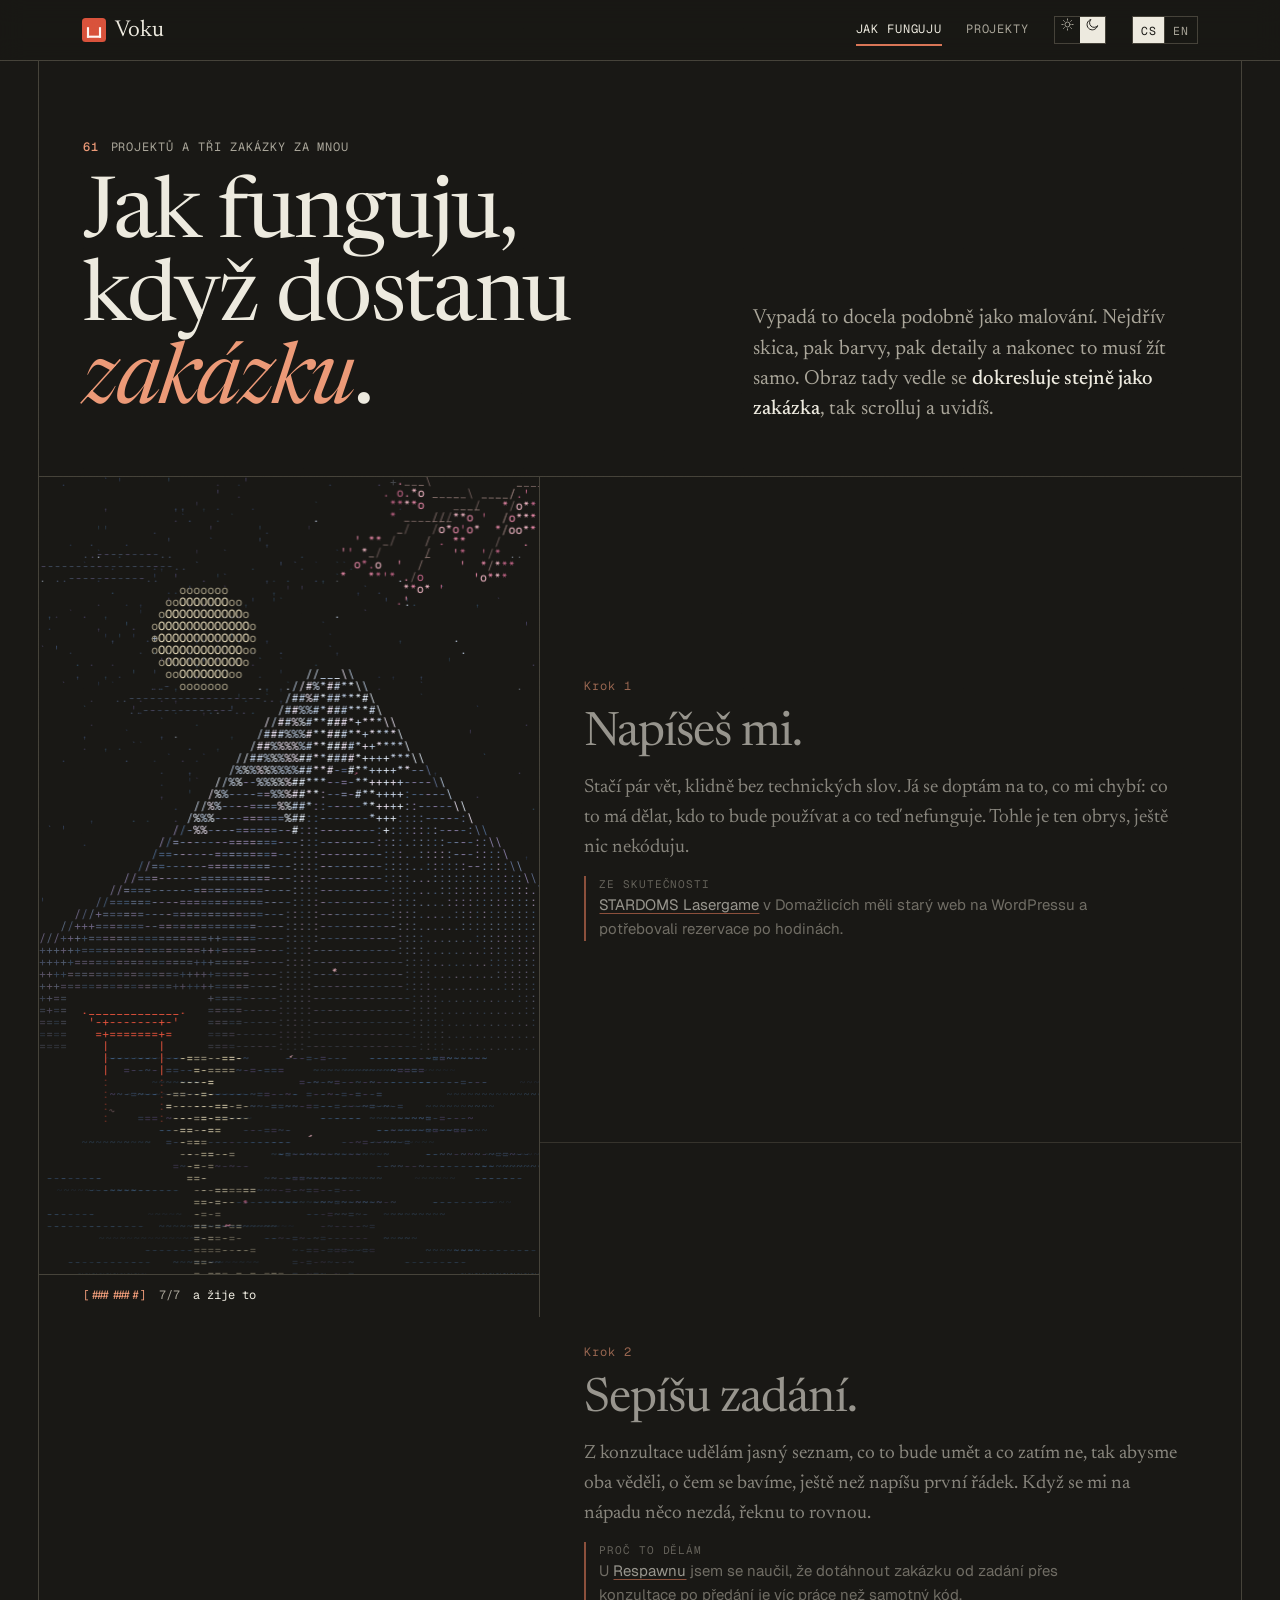
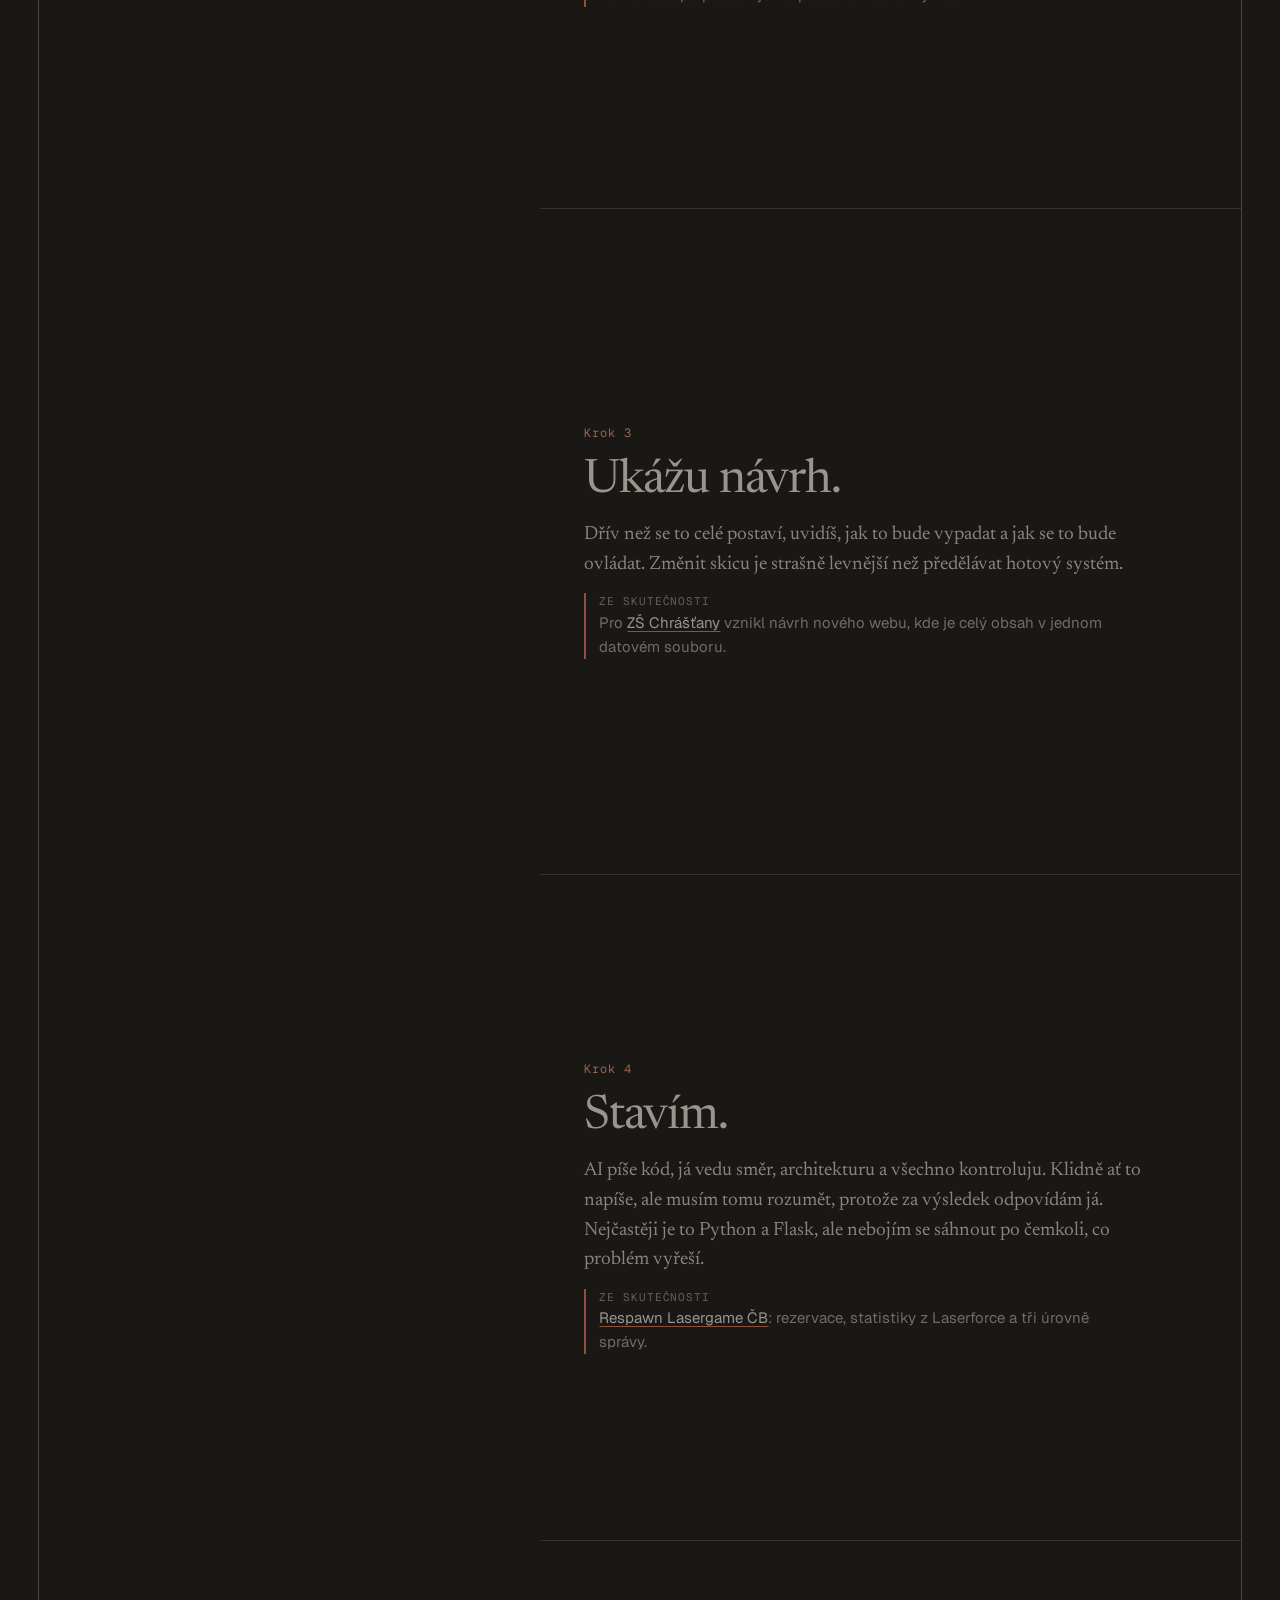
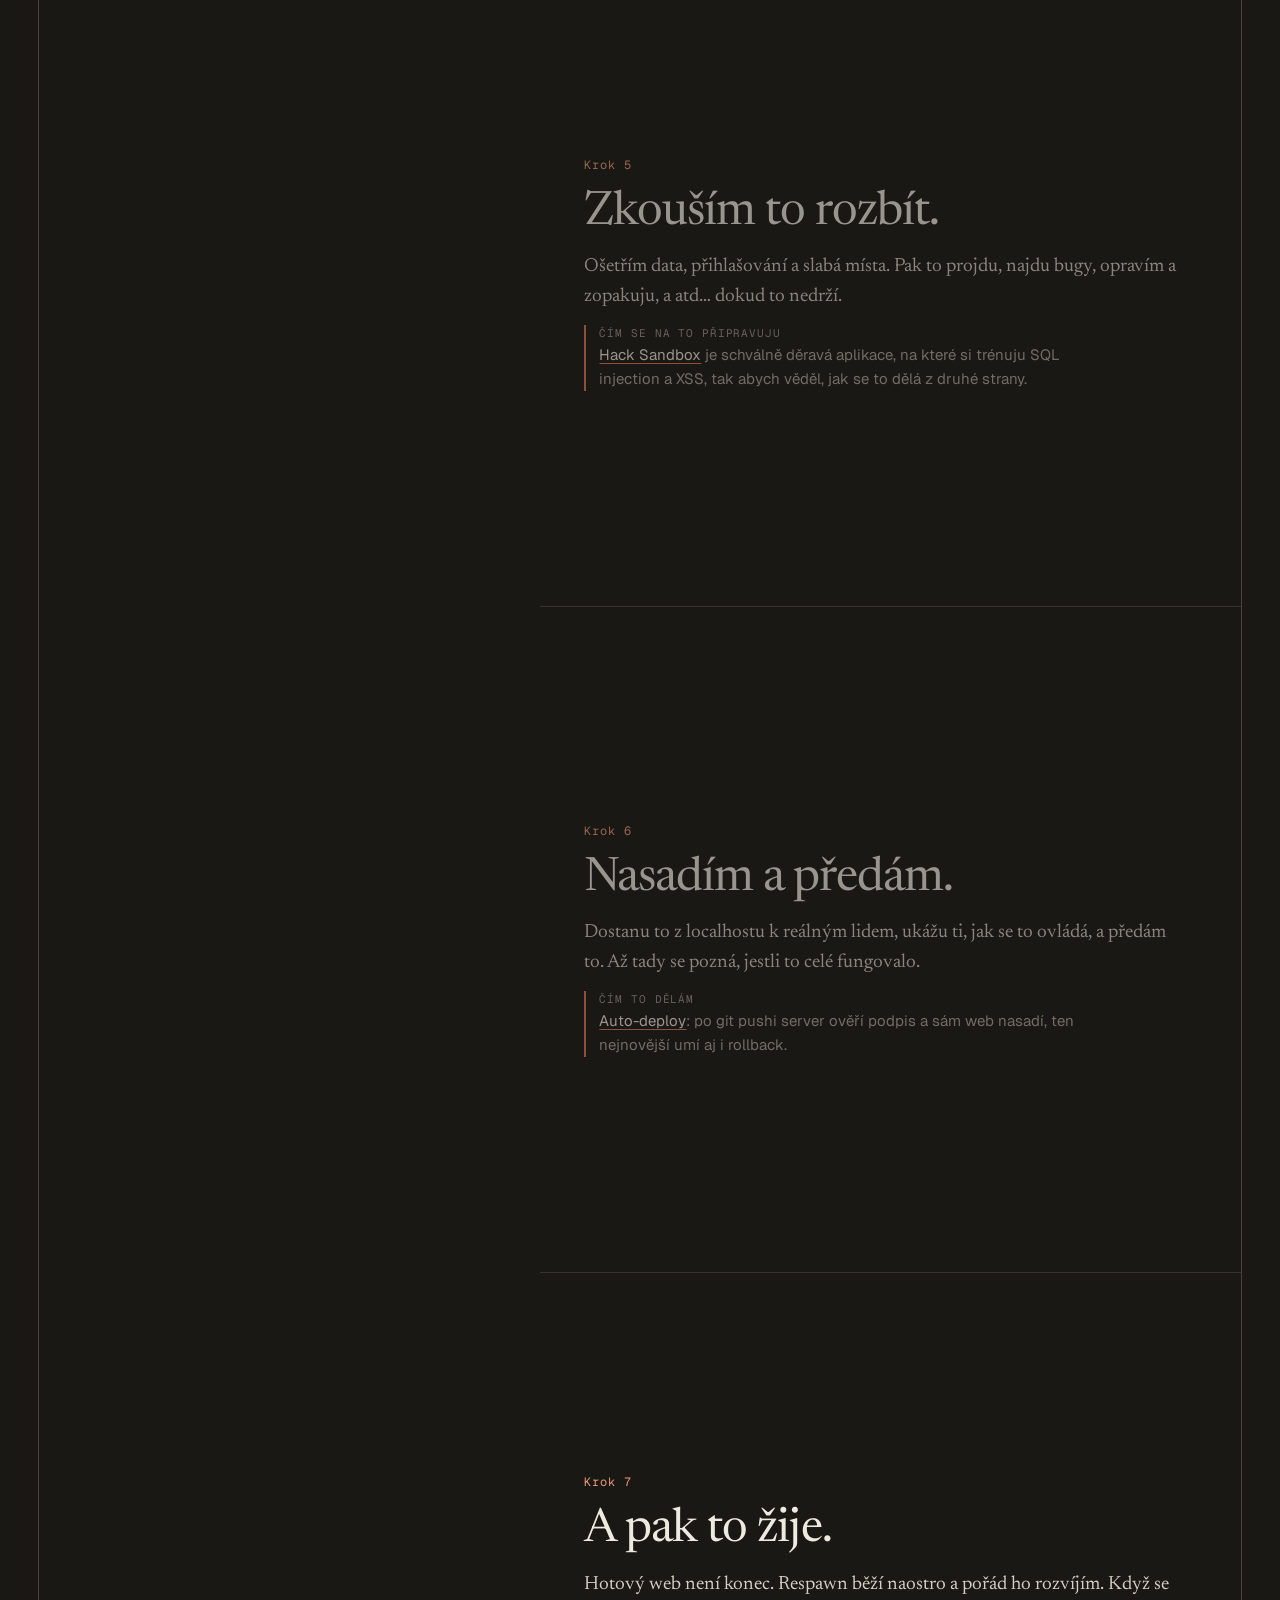
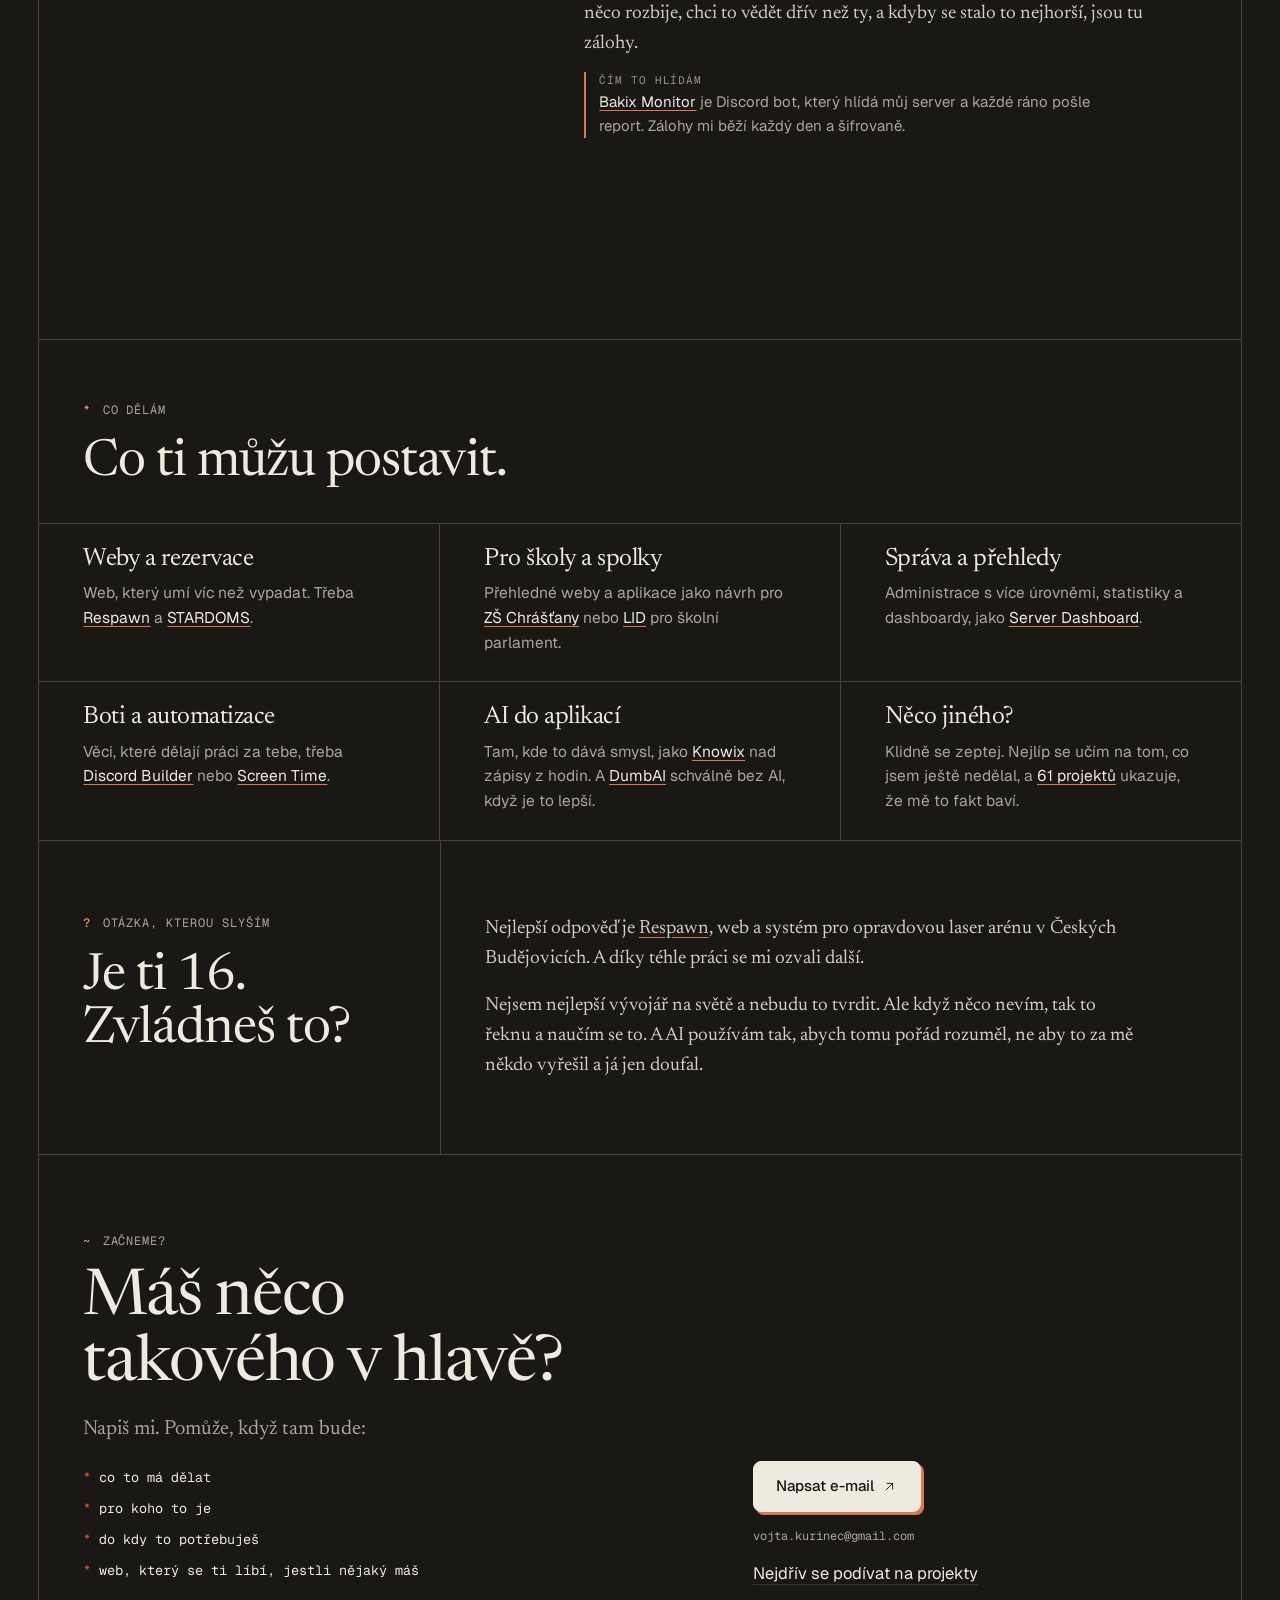
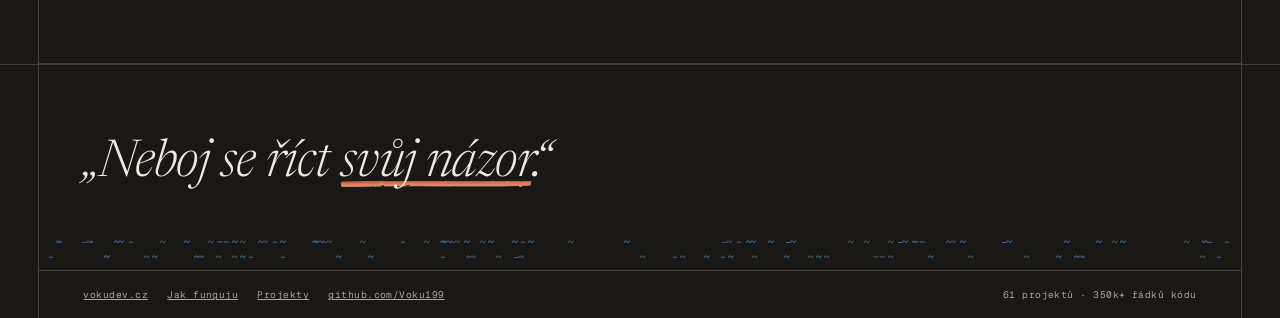
<file: jak-funguju/index.html>
<!DOCTYPE html>
<!-- VYGENEROVÁNO: tools/build_projects.py z tools/jak-funguju.template.html. Needituj ručně, přepíše se. -->
<html lang="cs">
<head>
<meta charset="UTF-8">
<meta name="viewport" content="width=device-width, initial-scale=1.0">
<title>Jak funguju, když dostanu zakázku | Vojtěch Kurinec (Voku199)</title>
<meta name="description" content="Co přesně udělám, když mi napíšeš se zakázkou: od prvních vět přes zadání, návrh a stavbu až po nasazení a provoz. Krok po kroku, se skutečnými příklady.">
<meta name="author" content="Vojtěch Kurinec">
<meta name="robots" content="index, follow, max-image-preview:large">
<meta name="theme-color" content="#F0EEE6">
<link rel="canonical" href="https://vokudev.cz/jak-funguju/">
<meta property="og:type" content="website">
<meta property="og:url" content="https://vokudev.cz/jak-funguju/">
<meta property="og:locale" content="cs_CZ">
<meta property="og:locale:alternate" content="en_US">
<meta property="og:site_name" content="Voku">
<meta property="og:title" content="Jak funguju, když dostanu zakázku | Voku">
<meta property="og:description" content="Od prvních vět přes zadání, návrh a stavbu až po nasazení a provoz. Krok po kroku, se skutečnými příklady.">
<meta property="og:image" content="https://vokudev.cz/og-image.png">
<meta property="og:image:width" content="1200">
<meta property="og:image:height" content="630">
<meta name="twitter:card" content="summary_large_image">
<meta name="twitter:title" content="Jak funguju, když dostanu zakázku | Voku">
<meta name="twitter:description" content="Od prvních vět přes zadání, návrh a stavbu až po nasazení a provoz.">
<meta name="twitter:image" content="https://vokudev.cz/og-image.png">
<link rel="icon" href="../favicon.svg" type="image/svg+xml">
<link rel="apple-touch-icon" href="../apple-touch-icon.png">
<script>(function(d){d.classList.add('js');var t;try{t=localStorage.getItem('theme')}catch(e){}if(t!=='light'&&t!=='dark'){var h=new Date().getHours();t=matchMedia('(prefers-color-scheme: dark)').matches||h>=20||h<6?'dark':'light'}d.dataset.theme=t})(document.documentElement)</script>
<link rel="preconnect" href="https://fonts.googleapis.com">
<link rel="preconnect" href="https://fonts.gstatic.com" crossorigin>
<link rel="stylesheet" href="https://fonts.googleapis.com/css2?family=Geist:wght@300..600&family=Geist+Mono:wght@400;500&family=Newsreader:ital,opsz,wght@0,6..72,300..500;1,6..72,300..500&display=swap">
<link rel="stylesheet" href="../assets/site.css?v=1f64265c">
<script type="application/ld+json">
{
 "@context": "https://schema.org",
 "@graph": [
  {
   "@type": "WebPage",
   "@id": "https://vokudev.cz/jak-funguju/#page",
   "url": "https://vokudev.cz/jak-funguju/",
   "inLanguage": "cs",
   "name": "Jak funguju, když dostanu zakázku",
   "isPartOf": {
    "@id": "https://vokudev.cz/#web"
   },
   "about": {
    "@id": "https://vokudev.cz/#voku"
   },
   "primaryImageOfPage": "https://vokudev.cz/og-image.png",
   "breadcrumb": {
    "@type": "BreadcrumbList",
    "itemListElement": [
     {
      "@type": "ListItem",
      "position": 1,
      "name": "Voku",
      "item": "https://vokudev.cz/"
     },
     {
      "@type": "ListItem",
      "position": 2,
      "name": "Jak funguju",
      "item": "https://vokudev.cz/jak-funguju/"
     }
    ]
   }
  }
 ]
}
</script>
</head>
<body>
<a class="skip" href="#postup" data-t="skip">Přeskočit na obsah</a>
<header class="nav">
  <div class="nav__inner wrap">
    <a class="nav__logo" href="../" aria-label="Voku"><svg class="seal" viewBox="0 0 34 34" aria-hidden="true"><rect width="34" height="34" rx="5"/><g fill="#fff6f2"><rect x="15.5" y="5" width="3" height="23"/><rect x="7" y="13" width="3" height="15"/><rect x="24" y="13" width="3" height="15"/><rect x="7" y="25" width="20" height="3"/></g></svg><span>Voku</span></a>
    <nav class="nav__links" aria-label="Menu" data-t-aria="navMenu"><a href="../jak-funguju/" data-t="navHow" aria-current="page">Jak funguju</a><a href="../projekty/" data-t="navProjects">Projekty</a></nav>
    <button class="theme" type="button" aria-pressed="false" aria-label="Zapnout tmavý režim"><span class="theme__sun" aria-hidden="true"><svg class="i" viewBox="0 0 24 24"><circle cx="12" cy="12" r="4"/><path d="M12 3v2M12 19v2M3 12h2M19 12h2M5.6 5.6 7 7M17 17l1.4 1.4M5.6 18.4 7 17M17 7l1.4-1.4"/></svg></span><span class="theme__moon" aria-hidden="true"><svg class="i" viewBox="0 0 24 24"><path d="M20 14.5A8.5 8.5 0 1 1 9.5 4a7 7 0 0 0 10.5 10.5z"/></svg></span></button>
    <div class="lang-switch" role="group" aria-label="Language / Jazyk">
      <button type="button" class="active" data-lang="cs" aria-pressed="true" title="Česky">CS</button>
      <button type="button" data-lang="en" aria-pressed="false" title="English">EN</button>
    </div>
  </div>
</header>

<main id="main" class="wrap wrap--ruled">

<section class="intro">
  <div>
    <p class="kicker"><b>61</b><span data-t="kicker">projektů a tři zakázky za mnou</span></p>
    <h1 data-t="h1">Jak funguju, když dostanu <em>zakázku</em>.</h1>
  </div>
  <p class="lead" data-t="lead">Vypadá to docela podobně jako malování. Nejdřív skica, pak barvy, pak detaily a nakonec to musí žít samo. Obraz tady vedle se <strong>dokresluje stejně jako zakázka</strong>, tak scrolluj a uvidíš.</p>
</section>

<section class="proc" id="postup" aria-label="Postup zakázky" data-t-aria="procLabel">
  <div class="proc__art">
    <canvas class="proc__canvas" id="proc-canvas" role="img" aria-label="ASCII obraz hory Fuji, který se s každým krokem dokresluje" data-t-aria="procAlt"></canvas>
    <p class="proc__state" aria-hidden="true"><span class="proc__bar" id="proc-bar">[#------]</span><span id="proc-num">1/7</span><span class="proc__name" id="proc-name"></span></p>
  </div>
  <ol class="steps">
    <li class="step" data-stage="1">
      <span class="step__state" data-t="s1state">obrys</span>
      <span class="step__n" data-t="s1n">Krok 1</span>
      <h2 data-t="s1h">Napíšeš mi.</h2>
      <p class="step__text" data-t="s1p">Stačí pár vět, klidně bez technických slov. Já se doptám na to, co mi chybí: co to má dělat, kdo to bude používat a co teď nefunguje. Tohle je ten obrys, ještě nic nekóduju.</p>
      <p class="step__eg" data-t="s1e"><b>Ze skutečnosti</b><a href="../projekty/#stardoms-lasergame">STARDOMS Lasergame</a> v Domažlicích měli starý web na WordPressu a potřebovali rezervace po hodinách.</p>
    </li>
    <li class="step" data-stage="2">
      <span class="step__state" data-t="s2state">obloha a slunce</span>
      <span class="step__n" data-t="s2n">Krok 2</span>
      <h2 data-t="s2h">Sepíšu zadání.</h2>
      <p class="step__text" data-t="s2p">Z konzultace udělám jasný seznam, co to bude umět a co zatím ne, tak abysme oba věděli, o čem se bavíme, ještě než napíšu první řádek. Když se mi na nápadu něco nezdá, řeknu to rovnou.</p>
      <p class="step__eg" data-t="s2e"><b>Proč to dělám</b>U <a href="../projekty/#respawn-lasergame-cb">Respawnu</a> jsem se naučil, že dotáhnout zakázku od zadání přes konzultace po předání je víc práce než samotný kód.</p>
    </li>
    <li class="step" data-stage="3">
      <span class="step__state" data-t="s3state">skica tužkou</span>
      <span class="step__n" data-t="s3n">Krok 3</span>
      <h2 data-t="s3h">Ukážu návrh.</h2>
      <p class="step__text" data-t="s3p">Dřív než se to celé postaví, uvidíš, jak to bude vypadat a jak se to bude ovládat. Změnit skicu je strašně levnější než předělávat hotový systém.</p>
      <p class="step__eg" data-t="s3e"><b>Ze skutečnosti</b>Pro <a href="../projekty/#zs-chrastany">ZŠ Chrášťany</a> vznikl návrh nového webu, kde je celý obsah v jednom datovém souboru.</p>
    </li>
    <li class="step" data-stage="3.95">
      <span class="step__state" data-t="s4state">první barvy</span>
      <span class="step__n" data-t="s4n">Krok 4</span>
      <h2 data-t="s4h">Stavím.</h2>
      <p class="step__text" data-t="s4p">AI píše kód, já vedu směr, architekturu a všechno kontroluju. Klidně ať to napíše, ale musím tomu rozumět, protože za výsledek odpovídám já. Nejčastěji je to Python a Flask, ale nebojím se sáhnout po čemkoli, co problém vyřeší.</p>
      <p class="step__eg" data-t="s4e"><b>Ze skutečnosti</b><a href="../projekty/#respawn-lasergame-cb">Respawn Lasergame ČB</a>: rezervace, statistiky z Laserforce a tři úrovně správy.</p>
    </li>
    <li class="step" data-stage="5">
      <span class="step__state" data-t="s5state">torii, nosná konstrukce</span>
      <span class="step__n" data-t="s5n">Krok 5</span>
      <h2 data-t="s5h">Zkouším to rozbít.</h2>
      <p class="step__text" data-t="s5p">Ošetřím data, přihlašování a slabá místa. Pak to projdu, najdu bugy, opravím a zopakuju, a atd… dokud to nedrží.</p>
      <p class="step__eg" data-t="s5e"><b>Čím se na to připravuju</b><a href="../projekty/#hack-sandbox">Hack Sandbox</a> je schválně děravá aplikace, na které si trénuju SQL injection a XSS, tak abych věděl, jak se to dělá z druhé strany.</p>
    </li>
    <li class="step" data-stage="6.2">
      <span class="step__state" data-t="s6state">květy, poslední tahy</span>
      <span class="step__n" data-t="s6n">Krok 6</span>
      <h2 data-t="s6h">Nasadím a předám.</h2>
      <p class="step__text" data-t="s6p">Dostanu to z localhostu k reálným lidem, ukážu ti, jak se to ovládá, a předám to. Až tady se pozná, jestli to celé fungovalo.</p>
      <p class="step__eg" data-t="s6e"><b>Čím to dělám</b><a href="../projekty/#auto-deploy">Auto-deploy</a>: po git pushi server ověří podpis a sám web nasadí, ten nejnovější umí aj i rollback.</p>
    </li>
    <li class="step" data-stage="7">
      <span class="step__state" data-t="s7state">a žije to</span>
      <span class="step__n" data-t="s7n">Krok 7</span>
      <h2 data-t="s7h">A pak to žije.</h2>
      <p class="step__text" data-t="s7p">Hotový web není konec. Respawn běží naostro a pořád ho rozvíjím. Když se něco rozbije, chci to vědět dřív než ty, a kdyby se stalo to nejhorší, jsou tu zálohy.</p>
      <p class="step__eg" data-t="s7e"><b>Čím to hlídám</b><a href="../projekty/#bakix-monitor">Bakix Monitor</a> je Discord bot, který hlídá můj server a každé ráno pošle report. Zálohy mi běží každý den a šifrovaně.</p>
    </li>
  </ol>
</section>

<section>
  <div class="sec-head">
    <p class="kicker"><b>*</b><span data-t="buildKicker">Co dělám</span></p>
    <h2 class="block__title" data-t="buildH">Co ti můžu postavit.</h2>
  </div>
  <div class="cells build" style="border-top:1px solid var(--line);border-bottom:1px solid var(--line)">
    <div><h3 data-t="b1t">Weby a rezervace</h3><p data-t="b1d">Web, který umí víc než vypadat. Třeba <a href="../projekty/#respawn-lasergame-cb">Respawn</a> a <a href="../projekty/#stardoms-lasergame">STARDOMS</a>.</p></div>
    <div><h3 data-t="b2t">Pro školy a spolky</h3><p data-t="b2d">Přehledné weby a aplikace jako návrh pro <a href="../projekty/#zs-chrastany">ZŠ Chrášťany</a> nebo <a href="../projekty/#lid">LID</a> pro školní parlament.</p></div>
    <div><h3 data-t="b3t">Správa a přehledy</h3><p data-t="b3d">Administrace s více úrovněmi, statistiky a dashboardy, jako <a href="../projekty/#server-dashboard">Server Dashboard</a>.</p></div>
    <div><h3 data-t="b4t">Boti a automatizace</h3><p data-t="b4d">Věci, které dělají práci za tebe, třeba <a href="../projekty/#discord-builder">Discord Builder</a> nebo <a href="../projekty/#screen-time">Screen Time</a>.</p></div>
    <div><h3 data-t="b5t">AI do aplikací</h3><p data-t="b5d">Tam, kde to dává smysl, jako <a href="../projekty/#knowix">Knowix</a> nad zápisy z hodin. A <a href="../projekty/#dumbai">DumbAI</a> schválně bez AI, když je to lepší.</p></div>
    <div><h3 data-t="b6t">Něco jiného?</h3><p data-t="b6d">Klidně se zeptej. Nejlíp se učím na tom, co jsem ještě nedělal, a <a href="../projekty/">61 projektů</a> ukazuje, že mě to fakt baví.</p></div>
  </div>
</section>

<section class="block block--open">
  <div class="block__head">
    <p class="kicker"><b>?</b><span data-t="ageKicker">Otázka, kterou slyším</span></p>
    <h2 class="block__title" data-t="ageH">Je ti 16. Zvládneš to?</h2>
  </div>
  <div class="block__body">
    <div class="prose" data-t="ageText">
      <p>Nejlepší odpověď je <a href="https://lasergamecb.cz" target="_blank" rel="noopener">Respawn</a>, web a systém pro opravdovou laser arénu v Českých Budějovicích. A díky téhle práci se mi ozvali další.</p>
      <p>Nejsem nejlepší vývojář na světě a nebudu to tvrdit. Ale když něco nevím, tak to řeknu a naučím se to. A AI používám tak, abych tomu pořád rozuměl, ne aby to za mě někdo vyřešil a já jen doufal.</p>
    </div>
  </div>
</section>

<section class="ask" id="napis">
  <div>
    <p class="kicker"><b>~</b><span data-t="askKicker">Začneme?</span></p>
    <h2 data-t="askH">Máš něco takového v hlavě?</h2>
    <p class="lead" data-t="askLead">Napiš mi. Pomůže, když tam bude:</p>
    <ul class="ask__list">
      <li data-t="ask1">co to má dělat</li>
      <li data-t="ask2">pro koho to je</li>
      <li data-t="ask3">do kdy to potřebuješ</li>
      <li data-t="ask4">web, který se ti líbí, jestli nějaký máš</li>
    </ul>
  </div>
  <div class="ask__go">
    <a class="btn" href="mailto:vojta.kurinec@gmail.com?subject=Zak%C3%A1zka&amp;body=Ahoj%20Voku%2C%0A%0ACo%20to%20m%C3%A1%20d%C4%9Blat%3A%20%0APro%20koho%20to%20je%3A%20%0ADo%20kdy%20to%20pot%C5%99ebuju%3A%20%0AWeb%2C%20kter%C3%BD%20se%20mi%20l%C3%ADb%C3%AD%3A%20%0A" data-t-href="askMail"><span data-t="askBtn">Napsat e-mail</span> <svg class="i" viewBox="0 0 24 24" aria-hidden="true"><path d="M7 17 17 7M8 7h9v9"/></svg></a>
    <small>vojta.kurinec@gmail.com</small>
    <a class="link" href="../projekty/"><span data-t="askMore">Nejdřív se podívat na projekty</span></a>
  </div>
</section>

</main>

<footer class="footer">
  <div class="wrap wrap--ruled">
    <p class="footer__quote" data-t="footQuote">„Neboj se říct <span class="brush">svůj názor</span>.“</p>
    <div class="waves" data-waves aria-hidden="true"></div>
    <div class="footer__row">
      <small class="footer__nav"><a href="../">vokudev.cz</a><a href="../jak-funguju/" data-t="navHow">Jak funguju</a><a href="../projekty/" data-t="navProjects">Projekty</a><a href="https://github.com/Voku199" rel="me noopener">github.com/Voku199</a></small>
      <small>61 projektů · 350k+ <span data-t="footLines">řádků kódu</span></small>
    </div>
  </div>
</footer>

<script id="i18n" type="application/json">{
  "en": {
    "title": "How I work when I get a job | Vojtěch Kurinec (Voku199)",
    "kicker": "projects and three client jobs behind me",
    "h1": "How I work when I get a <em>job</em>.",
    "lead": "It’s quite a lot like painting. First a sketch, then colours, then details, and in the end it has to live on its own. The painting next to this <strong>gets finished the same way a job does</strong>, so scroll and see.",
    "procLabel": "The steps of a job", "procAlt": "An ASCII painting of Mount Fuji that gets more complete with every step",
    "s1state": "outline", "s1n": "Step 1", "s1h": "You write to me.",
    "s1p": "A few sentences are enough, no technical words needed. I’ll ask about what I’m missing: what it should do, who will use it and what doesn’t work right now. This is the outline, I’m not coding anything yet.",
    "s1e": "<b>From real life</b><a href=\"../projekty/#stardoms-lasergame\">STARDOMS Lasergame</a> in Domažlice had an old WordPress site and needed hourly bookings.",
    "s2state": "sky and sun", "s2n": "Step 2", "s2h": "I write up the brief.",
    "s2p": "I turn the conversation into a clear list of what it will do and what it won’t for now, so we both know what we’re talking about before I write the first line. If something about the idea seems off to me, I’ll say so straight away.",
    "s2e": "<b>Why I do it</b><a href=\"../projekty/#respawn-lasergame-cb\">Respawn</a> taught me that seeing a job through from brief and consultations to handover is more work than the code itself.",
    "s3state": "pencil sketch", "s3n": "Step 3", "s3h": "I show you a design.",
    "s3p": "Before the whole thing gets built, you’ll see how it will look and how it will work. Changing a sketch is so much cheaper than reworking a finished system.",
    "s3e": "<b>From real life</b>For <a href=\"../projekty/#zs-chrastany\">ZŠ Chrášťany</a> I made a design for a new school website with all the content in one data file.",
    "s4state": "first colours", "s4n": "Step 4", "s4h": "I build.",
    "s4p": "AI writes code, I set the direction and architecture and check everything. Sure, let it write it, but I have to understand it, because the result is on me. Most often it’s Python and Flask, but I’ll reach for whatever solves the problem.",
    "s4e": "<b>From real life</b><a href=\"../projekty/#respawn-lasergame-cb\">Respawn Lasergame ČB</a>: bookings, Laserforce stats and three admin tiers.",
    "s5state": "torii, the structure", "s5n": "Step 5", "s5h": "I try to break it.",
    "s5p": "I handle data, logins and weak spots. Then I go through it, find bugs, fix them and repeat until it holds.",
    "s5e": "<b>How I prepare for it</b><a href=\"../projekty/#hack-sandbox\">Hack Sandbox</a> is a deliberately leaky app where I practise SQL injection and XSS, so I know how it’s done from the other side.",
    "s6state": "blossoms, last strokes", "s6n": "Step 6", "s6h": "I deploy and hand over.",
    "s6p": "I get it from localhost to real people, show you how to use it and hand it over. This is where you find out whether it all worked.",
    "s6e": "<b>How I do it</b><a href=\"../projekty/#auto-deploy\">Auto-deploy</a>: after a git push the server checks the signature and deploys the site itself, and the newest one can even roll back.",
    "s7state": "and it’s alive", "s7n": "Step 7", "s7h": "And then it lives.",
    "s7p": "A finished site isn’t the end. Respawn runs in production and I keep developing it. If something breaks, I want to know before you do, and if the worst happens, there are backups.",
    "s7e": "<b>How I watch it</b><a href=\"../projekty/#bakix-monitor\">Bakix Monitor</a> is a Discord bot that watches my server and sends a report every morning. My backups run daily and encrypted.",
    "buildKicker": "What I do", "buildH": "What I can build for you.",
    "b1t": "Websites and bookings", "b1d": "A site that does more than look nice. Like <a href=\"../projekty/#respawn-lasergame-cb\">Respawn</a> and <a href=\"../projekty/#stardoms-lasergame\">STARDOMS</a>.",
    "b2t": "For schools and clubs", "b2d": "Clear sites and apps like the design for <a href=\"../projekty/#zs-chrastany\">ZŠ Chrášťany</a> or <a href=\"../projekty/#lid\">LID</a> for a school parliament.",
    "b3t": "Admin and overviews", "b3d": "Multi-tier admin, stats and dashboards, like <a href=\"../projekty/#server-dashboard\">Server Dashboard</a>.",
    "b4t": "Bots and automation", "b4d": "Things that do the work for you, like <a href=\"../projekty/#discord-builder\">Discord Builder</a> or <a href=\"../projekty/#screen-time\">Screen Time</a>.",
    "b5t": "AI in apps", "b5d": "Where it makes sense, like <a href=\"../projekty/#knowix\">Knowix</a> on top of lesson notes. And <a href=\"../projekty/#dumbai\">DumbAI</a> deliberately without AI, when that’s better.",
    "b6t": "Something else?", "b6d": "Just ask. I learn best on what I haven’t done yet, and <a href=\"../projekty/\">61 projects</a> show I really enjoy it.",
    "ageKicker": "A question I hear", "ageH": "You’re 16. Can you handle it?",
    "ageText": "<p>The best answer is <a href=\"https://lasergamecb.cz\" target=\"_blank\" rel=\"noopener\">Respawn</a>, the site and system for a real laser arena in České Budějovice. And that work is why others got in touch.</p><p>I’m not the best developer in the world and I won’t claim to be. But when I don’t know something, I say so and learn it. And I use AI in a way that keeps me understanding the thing, not so someone solves it for me and I just hope.</p>",
    "askKicker": "Shall we start?", "askH": "Got something like this in mind?", "askLead": "Write to me. It helps if it includes:",
    "ask1": "what it should do", "ask2": "who it’s for", "ask3": "when you need it by", "ask4": "a site you like, if you have one",
    "askBtn": "Send an e-mail", "askMore": "Look at the projects first",
    "askMail": "mailto:vojta.kurinec@gmail.com?subject=Project&body=Hi%20Voku%2C%0A%0AWhat%20it%20should%20do%3A%20%0AWho%20it%27s%20for%3A%20%0AWhen%20I%20need%20it%20by%3A%20%0AA%20site%20I%20like%3A%20%0A"
  }
}</script>
<script src="../assets/ascii.js?v=1f64265c"></script>
<script src="../assets/site.js?v=1f64265c"></script>
</body>
</html>
</file>
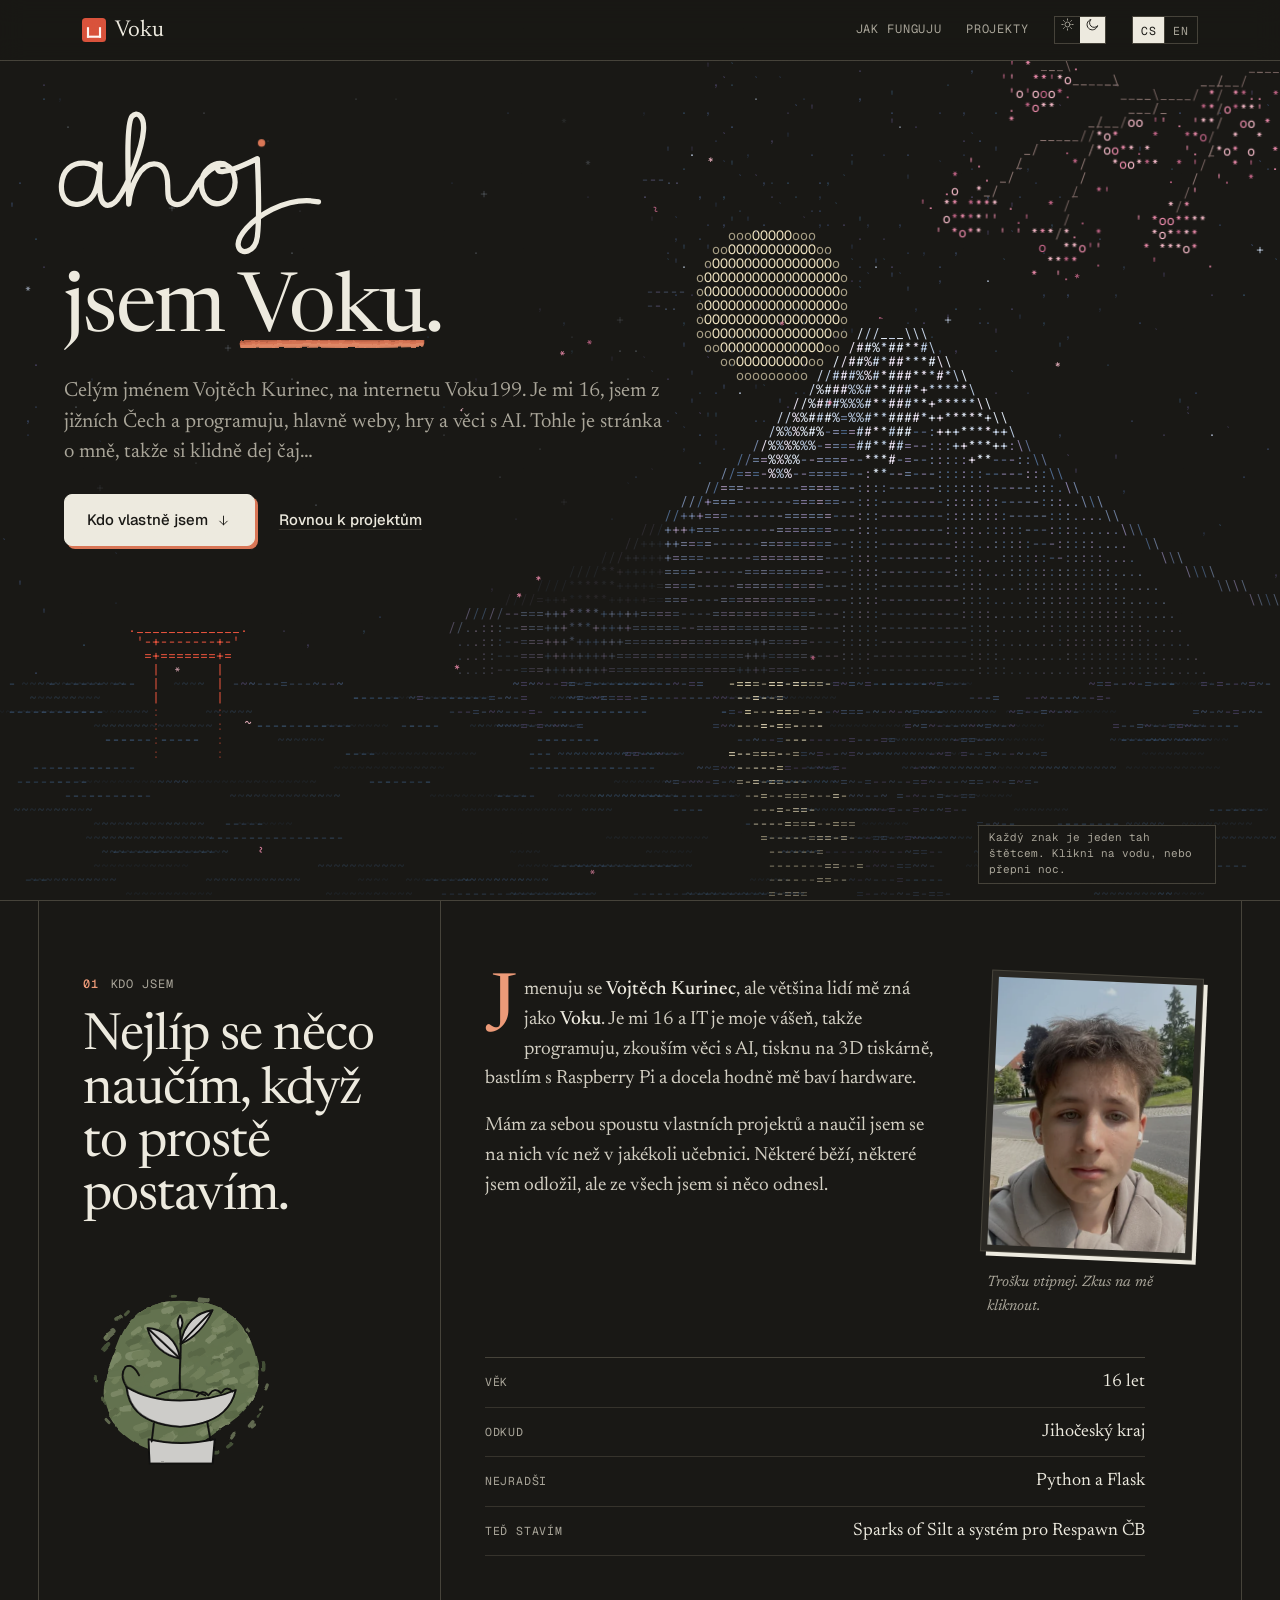
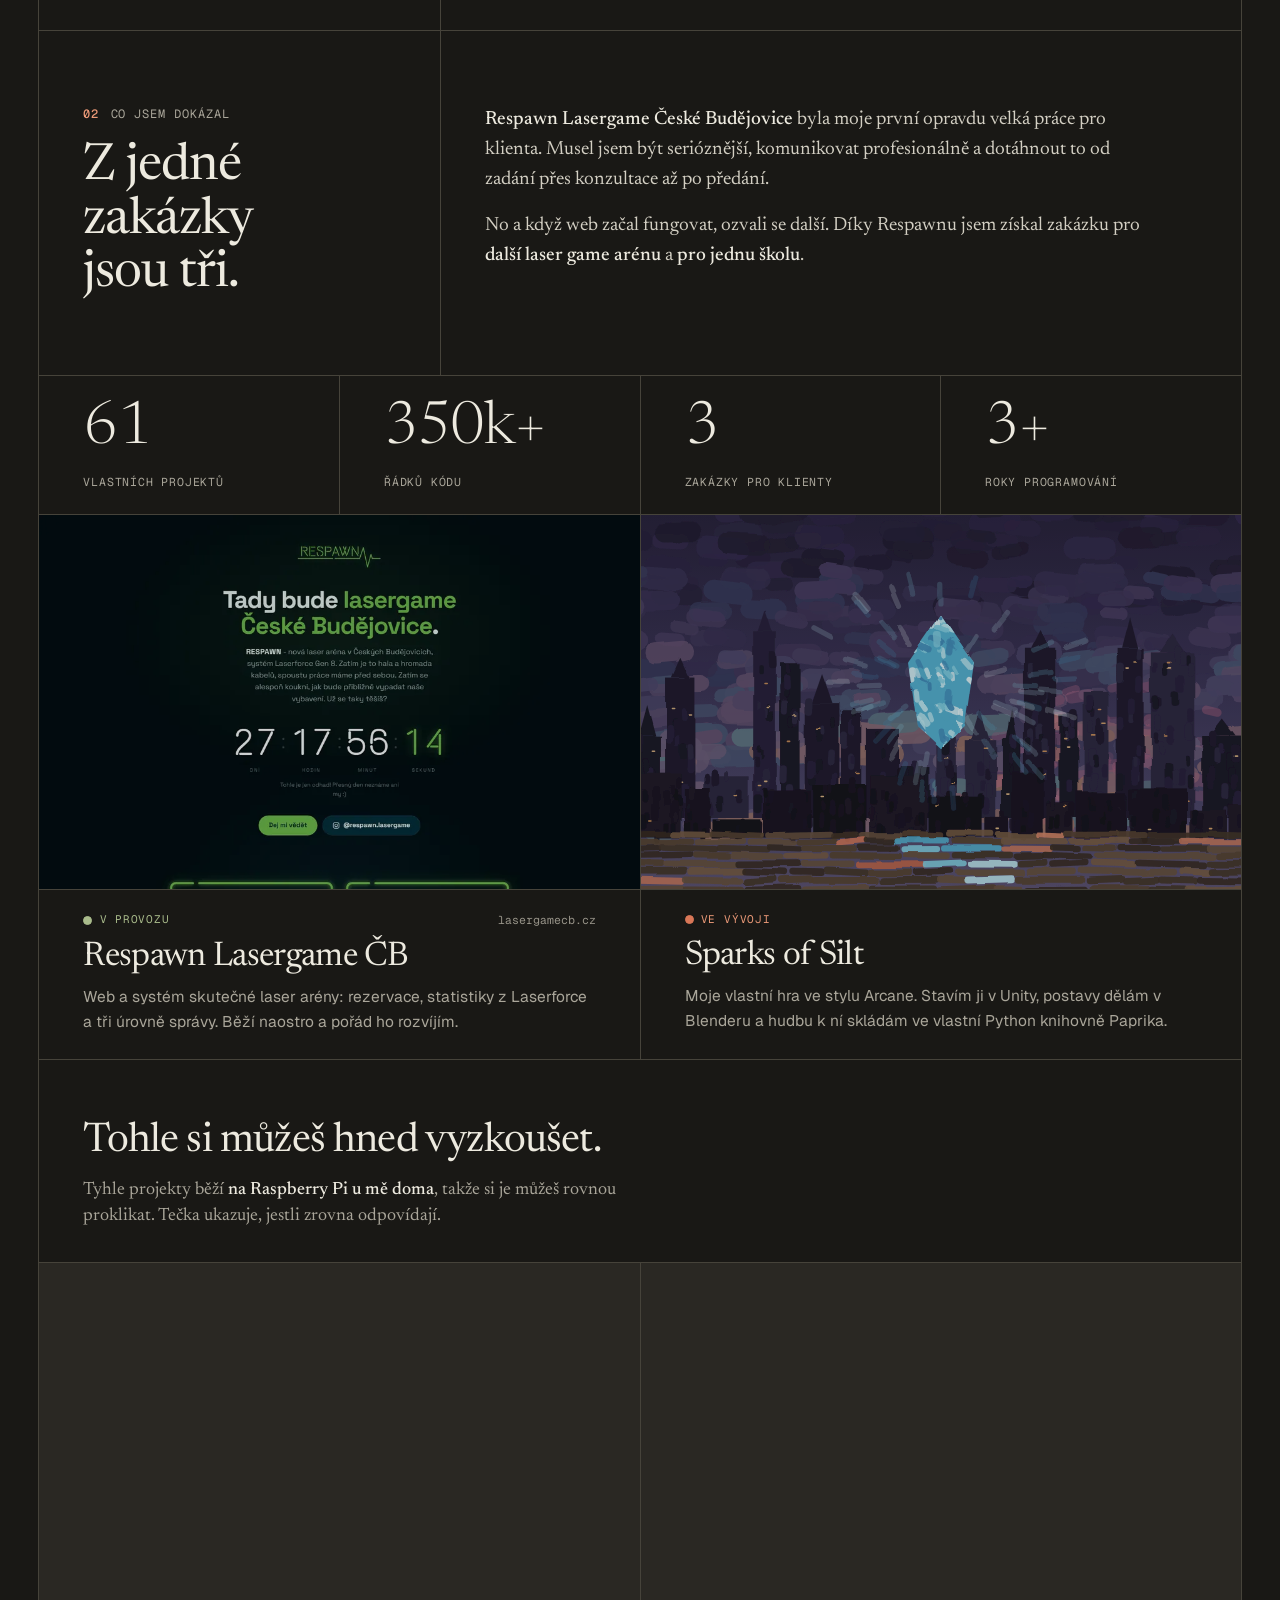
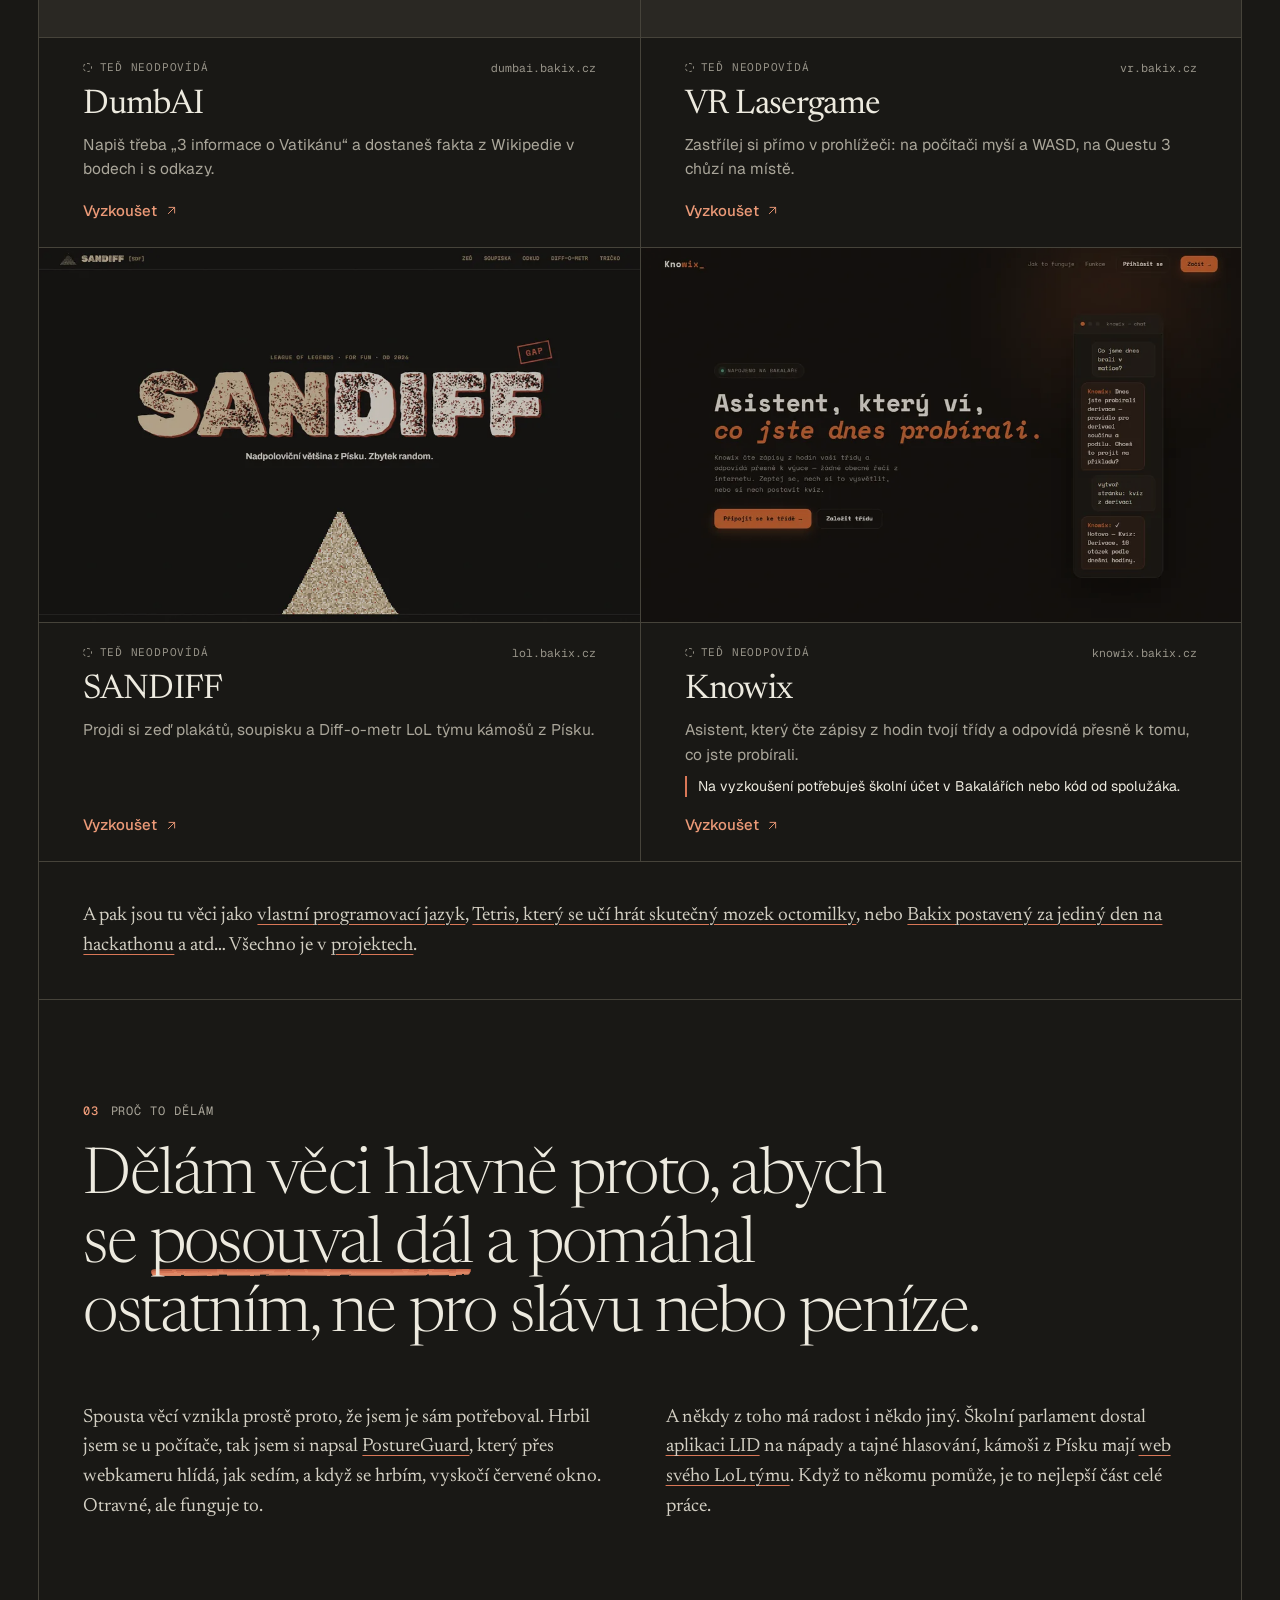
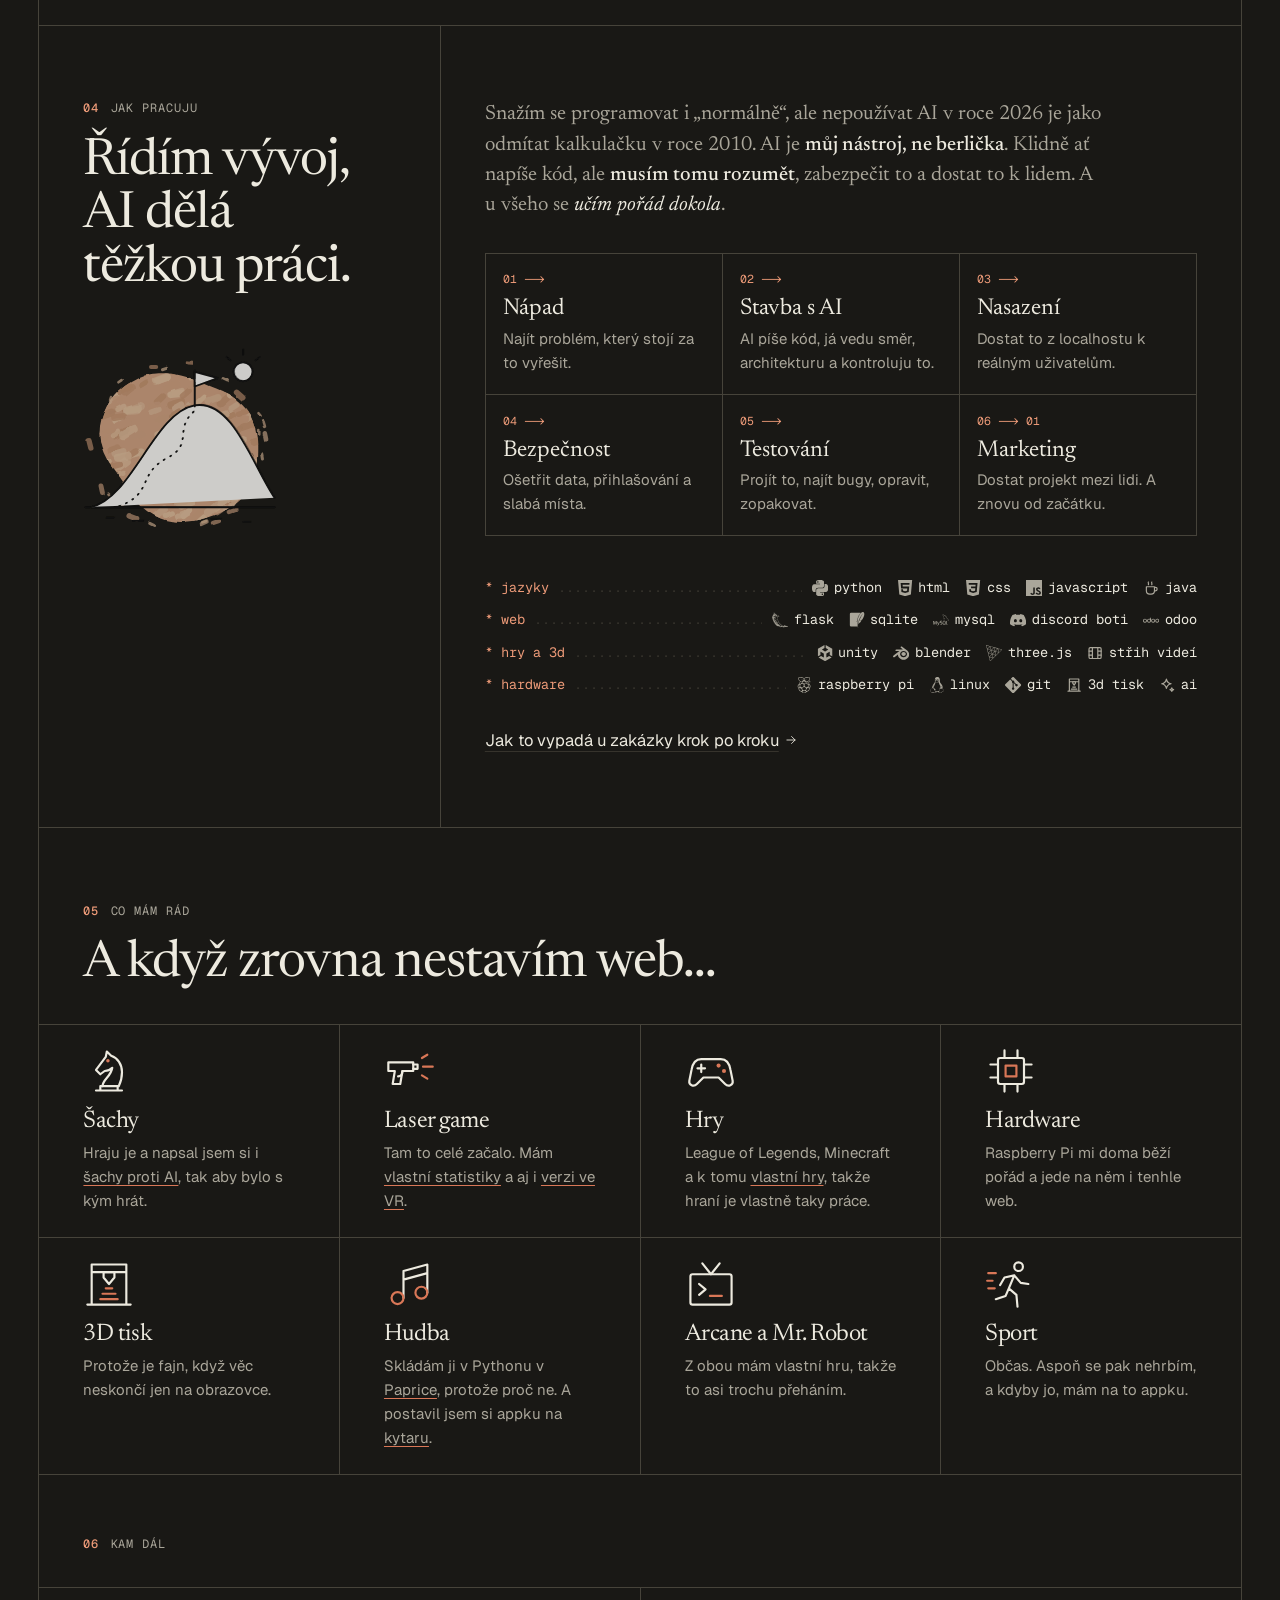
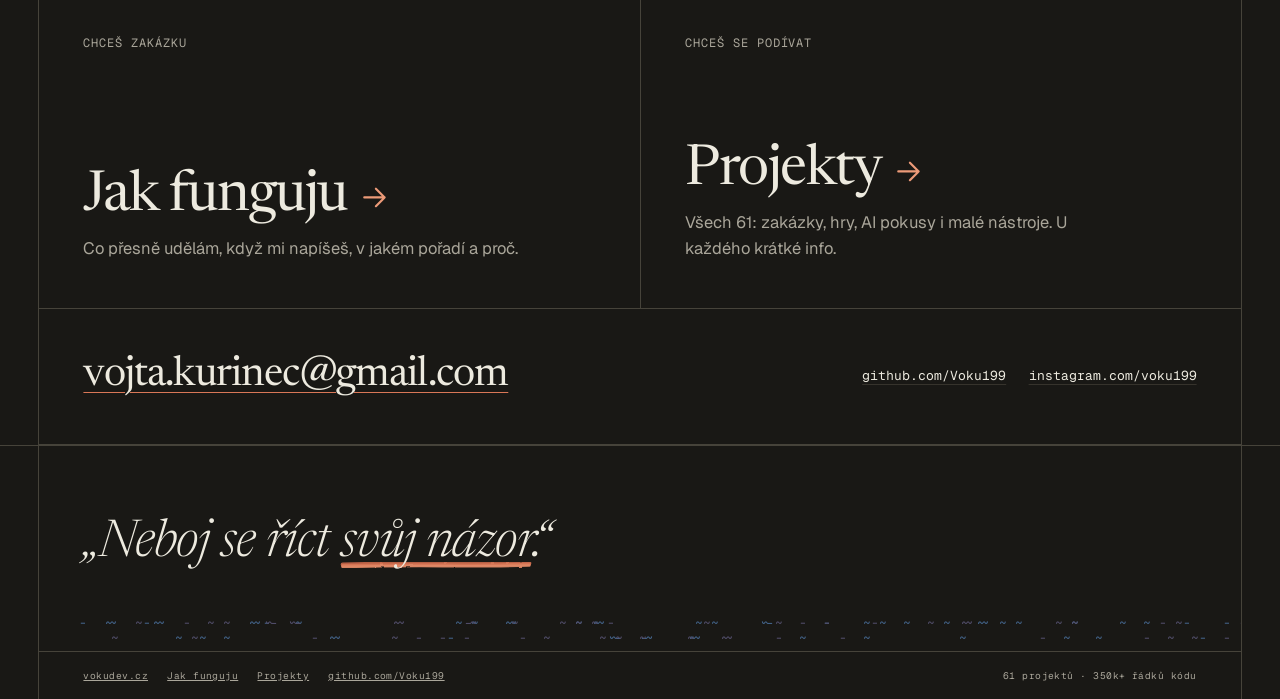
<file: o-mne/index.html>
<!DOCTYPE html>
<!-- Stará adresa. Obsah se přesunul na / a /jak-funguju/, tohle jen drží staré odkazy naživu. -->
<html lang="cs">
<head>
<meta charset="UTF-8">
<title>Voku se přestěhoval</title>
<meta name="robots" content="noindex, follow">
<link rel="canonical" href="https://vokudev.cz/">
<meta http-equiv="refresh" content="0; url=../">
<script>
(function (m, h) {
  location.replace('../' + (m[h] || ''));
})({ '#about': '#kdo', '#now': '#dokazal', '#clients': '#dokazal', '#tech': '#jak', '#contact': '#kontakt', '#how': 'jak-funguju/', '#projects': 'projekty/' }, location.hash);
</script>
</head>
<body>
<p>Tahle stránka se přesunula na <a href="../">úvodní stránku</a>.</p>
</body>
</html>
</file>
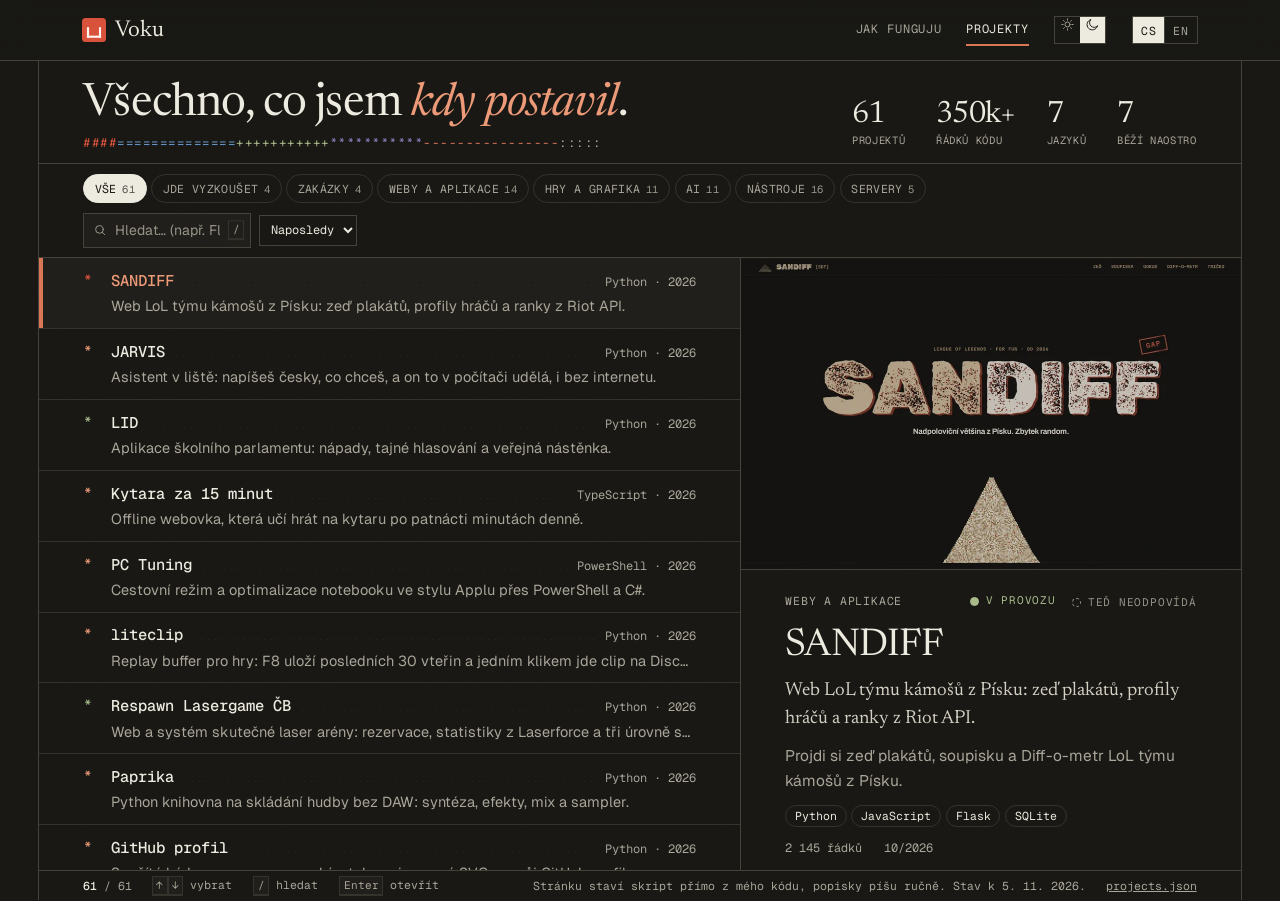
<file: projekty/index.html>
<!DOCTYPE html>
<!-- VYGENEROVÁNO: tools/build_projects.py z tools/projekty.template.html. Needituj ručně, přepíše se. -->
<html lang="cs">
<head>
<meta charset="UTF-8">
<meta name="viewport" content="width=device-width, initial-scale=1.0">
<title>61 projektů: weby, hry a AI | Vojtěch Kurinec (Voku199)</title>
<meta name="description" content="Všech 61 projektů Vojtěcha Kurince (Voku199) na jednom místě, u každého krátké info: weby pro laser arény, hry, AI nástroje a servery. Generováno přímo z jeho monorepa.">
<meta name="author" content="Vojtěch Kurinec">
<meta name="robots" content="index, follow, max-image-preview:large">
<meta name="theme-color" content="#F0EEE6">
<link rel="canonical" href="https://vokudev.cz/projekty/">
<meta property="og:type" content="website">
<meta property="og:url" content="https://vokudev.cz/projekty/">
<meta property="og:locale" content="cs_CZ">
<meta property="og:locale:alternate" content="en_US">
<meta property="og:site_name" content="Voku">
<meta property="og:title" content="Projekty | Vojtěch Kurinec (Voku199)">
<meta property="og:description" content="61 projektů, 350k+ řádků kódu: weby pro laser arény, hry, AI nástroje a servery. Některé si můžeš vyzkoušet naživo.">
<meta property="og:image" content="https://vokudev.cz/projekty/og.png">
<meta property="og:image:width" content="1200">
<meta property="og:image:height" content="630">
<meta property="og:image:alt" content="Projekty Vojtěcha Kurince: 61 projektů">
<meta name="twitter:card" content="summary_large_image">
<meta name="twitter:title" content="Projekty | Vojtěch Kurinec (Voku199)">
<meta name="twitter:description" content="61 projektů, 350k+ řádků kódu: weby, hry, AI a servery.">
<meta name="twitter:image" content="https://vokudev.cz/projekty/og.png">
<link rel="icon" href="../favicon.svg" type="image/svg+xml">
<link rel="apple-touch-icon" href="../apple-touch-icon.png">
<link rel="alternate" type="application/json" href="projects.json" title="Projekty jako JSON">
<script>(function(d){d.classList.add('js');var t;try{t=localStorage.getItem('theme')}catch(e){}if(t!=='light'&&t!=='dark'){var h=new Date().getHours();t=matchMedia('(prefers-color-scheme: dark)').matches||h>=20||h<6?'dark':'light'}d.dataset.theme=t})(document.documentElement)</script>
<link rel="preconnect" href="https://fonts.googleapis.com">
<link rel="preconnect" href="https://fonts.gstatic.com" crossorigin>
<link rel="stylesheet" href="https://fonts.googleapis.com/css2?family=Geist:wght@300..600&family=Geist+Mono:wght@400;500&family=Newsreader:ital,opsz,wght@0,6..72,300..500;1,6..72,300..500&display=swap">
<link rel="stylesheet" href="../assets/site.css?v=1f64265c">
<link rel="stylesheet" href="../assets/projekty.css?v=1f64265c">
<script type="application/ld+json">
{
 "@context": "https://schema.org",
 "@graph": [
  {
   "@type": "CollectionPage",
   "@id": "https://vokudev.cz/projekty/#page",
   "url": "https://vokudev.cz/projekty/",
   "name": "Projekty | Vojtěch Kurinec (Voku199)",
   "inLanguage": "cs",
   "description": "Všech 61 projektů Vojtěcha Kurince: weby, hry, AI nástroje a servery.",
   "isPartOf": {
    "@id": "https://vokudev.cz/#web"
   },
   "author": {
    "@id": "https://vokudev.cz/#voku"
   },
   "dateModified": "2026-11-05",
   "primaryImageOfPage": "https://vokudev.cz/projekty/og.png",
   "breadcrumb": {
    "@id": "https://vokudev.cz/projekty/#breadcrumb"
   },
   "mainEntity": {
    "@id": "https://vokudev.cz/projekty/#list"
   }
  },
  {
   "@type": "BreadcrumbList",
   "@id": "https://vokudev.cz/projekty/#breadcrumb",
   "itemListElement": [
    {
     "@type": "ListItem",
     "position": 1,
     "name": "Voku",
     "item": "https://vokudev.cz/"
    },
    {
     "@type": "ListItem",
     "position": 2,
     "name": "Projekty",
     "item": "https://vokudev.cz/projekty/"
    }
   ]
  },
  {
   "@type": "ItemList",
   "@id": "https://vokudev.cz/projekty/#list",
   "numberOfItems": 61,
   "itemListElement": [
    {
     "@type": "ListItem",
     "position": 1,
     "item": {
      "@type": "CreativeWork",
      "@id": "https://vokudev.cz/projekty/#sandiff",
      "name": "SANDIFF",
      "description": "Web LoL týmu kámošů z Písku: zeď plakátů, profily hráčů a ranky z Riot API.",
      "creator": {
       "@id": "https://vokudev.cz/#voku"
      },
      "keywords": "Python, JavaScript, Flask, SQLite",
      "dateModified": "2026-10-31",
      "image": "https://vokudev.cz/projekty/shots/sandiff.webp",
      "url": "https://lol.bakix.cz"
     }
    },
    {
     "@type": "ListItem",
     "position": 2,
     "item": {
      "@type": "CreativeWork",
      "@id": "https://vokudev.cz/projekty/#jarvis",
      "name": "JARVIS",
      "description": "Asistent v liště: napíšeš česky, co chceš, a on to v počítači udělá, i bez internetu.",
      "creator": {
       "@id": "https://vokudev.cz/#voku"
      },
      "keywords": "Python, NumPy",
      "dateModified": "2026-10-31",
      "image": "https://vokudev.cz/projekty/shots/jarvis.svg"
     }
    },
    {
     "@type": "ListItem",
     "position": 3,
     "item": {
      "@type": "CreativeWork",
      "@id": "https://vokudev.cz/projekty/#lid",
      "name": "LID",
      "description": "Aplikace školního parlamentu: nápady, tajné hlasování a veřejná nástěnka.",
      "creator": {
       "@id": "https://vokudev.cz/#voku"
      },
      "keywords": "Python, Flask, SQLite, PWA",
      "dateModified": "2026-10-31",
      "image": "https://vokudev.cz/projekty/shots/lid.webp"
     }
    },
    {
     "@type": "ListItem",
     "position": 4,
     "item": {
      "@type": "CreativeWork",
      "@id": "https://vokudev.cz/projekty/#kytara-za-15-minut",
      "name": "Kytara za 15 minut",
      "description": "Offline webovka, která učí hrát na kytaru po patnácti minutách denně.",
      "creator": {
       "@id": "https://vokudev.cz/#voku"
      },
      "keywords": "TypeScript, Vite, Playwright",
      "dateModified": "2026-10-30",
      "image": "https://vokudev.cz/projekty/shots/kytara-za-15-minut.svg"
     }
    },
    {
     "@type": "ListItem",
     "position": 5,
     "item": {
      "@type": "CreativeWork",
      "@id": "https://vokudev.cz/projekty/#pc-tuning",
      "name": "PC Tuning",
      "description": "Cestovní režim a optimalizace notebooku ve stylu Applu přes PowerShell a C#.",
      "creator": {
       "@id": "https://vokudev.cz/#voku"
      },
      "keywords": "PowerShell",
      "dateModified": "2026-10-29",
      "image": "https://vokudev.cz/projekty/shots/pc-tuning.svg"
     }
    },
    {
     "@type": "ListItem",
     "position": 6,
     "item": {
      "@type": "CreativeWork",
      "@id": "https://vokudev.cz/projekty/#liteclip",
      "name": "liteclip",
      "description": "Replay buffer pro hry: F8 uloží posledních 30 vteřin a jedním klikem jde clip na Discord.",
      "creator": {
       "@id": "https://vokudev.cz/#voku"
      },
      "keywords": "Python, JavaScript, ffmpeg, pywebview, WinAPI, pystray",
      "dateModified": "2026-10-29",
      "image": "https://vokudev.cz/projekty/shots/liteclip.svg"
     }
    },
    {
     "@type": "ListItem",
     "position": 7,
     "item": {
      "@type": "CreativeWork",
      "@id": "https://vokudev.cz/projekty/#respawn-lasergame-cb",
      "name": "Respawn Lasergame ČB",
      "description": "Web a systém skutečné laser arény: rezervace, statistiky z Laserforce a tři úrovně správy.",
      "creator": {
       "@id": "https://vokudev.cz/#voku"
      },
      "keywords": "Python, JavaScript, Flask, Resend, three.js, discord.py",
      "dateModified": "2026-10-28",
      "image": "https://vokudev.cz/projekty/shots/respawn-lasergame-cb.webp",
      "url": "https://lasergamecb.cz"
     }
    },
    {
     "@type": "ListItem",
     "position": 8,
     "item": {
      "@type": "CreativeWork",
      "@id": "https://vokudev.cz/projekty/#paprika",
      "name": "Paprika",
      "description": "Python knihovna na skládání hudby bez DAW: syntéza, efekty, mix a sampler.",
      "creator": {
       "@id": "https://vokudev.cz/#voku"
      },
      "keywords": "Python, NumPy, SciPy",
      "dateModified": "2026-10-28",
      "image": "https://vokudev.cz/projekty/shots/paprika.webp"
     }
    },
    {
     "@type": "ListItem",
     "position": 9,
     "item": {
      "@type": "CreativeWork",
      "@id": "https://vokudev.cz/projekty/#github-profil",
      "name": "GitHub profil",
      "description": "Spočítá kód v monorepu a vyrobí z toho animovaná SVG na můj GitHub profil.",
      "creator": {
       "@id": "https://vokudev.cz/#voku"
      },
      "keywords": "Python, SVG",
      "dateModified": "2026-10-28",
      "image": "https://vokudev.cz/projekty/shots/github-profil.svg"
     }
    },
    {
     "@type": "ListItem",
     "position": 10,
     "item": {
      "@type": "CreativeWork",
      "@id": "https://vokudev.cz/projekty/#halloween-jukebox",
      "name": "Halloween Jukebox",
      "description": "Hosté na párty přidávají písničky z mobilu a hraje to Spotify nebo YouTube přes RPi.",
      "creator": {
       "@id": "https://vokudev.cz/#voku"
      },
      "keywords": "Python, JavaScript, Flask, yt-dlp, PWA",
      "dateModified": "2026-10-26",
      "image": "https://vokudev.cz/projekty/shots/halloween-jukebox.svg"
     }
    },
    {
     "@type": "ListItem",
     "position": 11,
     "item": {
      "@type": "CreativeWork",
      "@id": "https://vokudev.cz/projekty/#vr-lasergame",
      "name": "VR Lasergame",
      "description": "Deathmatch proti šesti botům na Questu 3, pohybuješ se chůzí na místě.",
      "creator": {
       "@id": "https://vokudev.cz/#voku"
      },
      "keywords": "JavaScript, WebXR, three.js, Flask, SQLite",
      "dateModified": "2026-10-24",
      "image": "https://vokudev.cz/projekty/shots/vr-lasergame.webp",
      "url": "https://vr.bakix.cz"
     }
    },
    {
     "@type": "ListItem",
     "position": 12,
     "item": {
      "@type": "CreativeWork",
      "@id": "https://vokudev.cz/projekty/#folderlock",
      "name": "FolderLock",
      "description": "Zamkne složku heslem se skutečným šifrováním AES-256-GCM, ne jen schováním.",
      "creator": {
       "@id": "https://vokudev.cz/#voku"
      },
      "keywords": "Python, AES-256-GCM, Tkinter",
      "dateModified": "2026-10-16",
      "image": "https://vokudev.cz/projekty/shots/folderlock.svg"
     }
    },
    {
     "@type": "ListItem",
     "position": 13,
     "item": {
      "@type": "CreativeWork",
      "@id": "https://vokudev.cz/projekty/#ai-prezentace",
      "name": "AI Prezentace",
      "description": "Prezentační engine: řeknu, co chci, a Claude to zapíše jako data do slidů.",
      "creator": {
       "@id": "https://vokudev.cz/#voku"
      },
      "keywords": "JavaScript, Python",
      "dateModified": "2026-10-15",
      "image": "https://vokudev.cz/projekty/shots/ai-prezentace.svg"
     }
    },
    {
     "@type": "ListItem",
     "position": 14,
     "item": {
      "@type": "CreativeWork",
      "@id": "https://vokudev.cz/projekty/#dumbai",
      "name": "DumbAI",
      "description": "Hledač faktů nad českou Wikipedií a Wikidaty schválně bez AI, aby šel použít i ve škole.",
      "creator": {
       "@id": "https://vokudev.cz/#voku"
      },
      "keywords": "Python, JavaScript, Flask, SQLite, PWA",
      "dateModified": "2026-10-13",
      "image": "https://vokudev.cz/projekty/shots/dumbai.webp",
      "url": "https://dumbai.bakix.cz"
     }
    },
    {
     "@type": "ListItem",
     "position": 15,
     "item": {
      "@type": "CreativeWork",
      "@id": "https://vokudev.cz/projekty/#mythicals",
      "name": "Mythicals",
      "description": "Minecraft plugin: osm mýtických zbraní, každá jen jednou na server, tři životy a tajný Death Note.",
      "creator": {
       "@id": "https://vokudev.cz/#voku"
      },
      "keywords": "Java, Python, Paper, Gradle",
      "dateModified": "2026-10-12",
      "image": "https://vokudev.cz/projekty/shots/mythicals.webp"
     }
    },
    {
     "@type": "ListItem",
     "position": 16,
     "item": {
      "@type": "CreativeWork",
      "@id": "https://vokudev.cz/projekty/#discord-builder",
      "name": "Discord Builder",
      "description": "Bot, kterému napíšeš, jak má server vypadat, a Claude ho postaví přes tool use.",
      "creator": {
       "@id": "https://vokudev.cz/#voku"
      },
      "keywords": "Python, discord.py, Claude API, Gemini, SQLite",
      "dateModified": "2026-10-10",
      "image": "https://vokudev.cz/projekty/shots/discord-builder.svg"
     }
    },
    {
     "@type": "ListItem",
     "position": 17,
     "item": {
      "@type": "CreativeWork",
      "@id": "https://vokudev.cz/projekty/#podcast-studio",
      "name": "Podcast Studio",
      "description": "OBS overlay, kde poskakuje nálepka toho, kdo zrovna mluví na Discordu.",
      "creator": {
       "@id": "https://vokudev.cz/#voku"
      },
      "keywords": "Python, JavaScript, Flask, MediaPipe, NumPy",
      "dateModified": "2026-10-09",
      "image": "https://vokudev.cz/projekty/shots/podcast-studio.svg"
     }
    },
    {
     "@type": "ListItem",
     "position": 18,
     "item": {
      "@type": "CreativeWork",
      "@id": "https://vokudev.cz/projekty/#nagori-studio",
      "name": "Nagori Studio",
      "description": "Web indie studia a hry Sparks of Silt se scroll animacemi v čistém JavaScriptu.",
      "creator": {
       "@id": "https://vokudev.cz/#voku"
      },
      "keywords": "Python, JavaScript, Flask",
      "dateModified": "2026-10-01",
      "image": "https://vokudev.cz/projekty/shots/nagori-studio.webp"
     }
    },
    {
     "@type": "ListItem",
     "position": 19,
     "item": {
      "@type": "CreativeWork",
      "@id": "https://vokudev.cz/projekty/#trener-prijimacek",
      "name": "Trenér přijímaček",
      "description": "Každý den naservíruje 25 minut matiky nebo češtiny z testů CERMAT.",
      "creator": {
       "@id": "https://vokudev.cz/#voku"
      },
      "keywords": "Python, JavaScript, Flask, Gemini, SQLite",
      "dateModified": "2026-10-01",
      "image": "https://vokudev.cz/projekty/shots/trener-prijimacek.svg"
     }
    },
    {
     "@type": "ListItem",
     "position": 20,
     "item": {
      "@type": "CreativeWork",
      "@id": "https://vokudev.cz/projekty/#zs-chrastany",
      "name": "ZŠ Chrášťany",
      "description": "Návrh nového webu základní a mateřské školy, celý obsah v jednom datovém souboru.",
      "creator": {
       "@id": "https://vokudev.cz/#voku"
      },
      "keywords": "Python, Flask",
      "dateModified": "2026-09-26",
      "image": "https://vokudev.cz/projekty/shots/zs-chrastany.svg"
     }
    },
    {
     "@type": "ListItem",
     "position": 21,
     "item": {
      "@type": "CreativeWork",
      "@id": "https://vokudev.cz/projekty/#voiceshift",
      "name": "VoiceShift",
      "description": "Lokální převod hlasu buď rychle přes DSP, nebo kvalitně přes neurální model RVC.",
      "creator": {
       "@id": "https://vokudev.cz/#voku"
      },
      "keywords": "Python, JavaScript, Flask, Praat, NumPy, SciPy",
      "dateModified": "2026-09-21",
      "image": "https://vokudev.cz/projekty/shots/voiceshift.svg"
     }
    },
    {
     "@type": "ListItem",
     "position": 22,
     "item": {
      "@type": "CreativeWork",
      "@id": "https://vokudev.cz/projekty/#stardoms-lasergame",
      "name": "STARDOMS Lasergame",
      "description": "Nový web a rezervace po hodinách pro arénu v Domažlicích, náhrada za starý WordPress.",
      "creator": {
       "@id": "https://vokudev.cz/#voku"
      },
      "keywords": "Python, JavaScript, Flask, SQLite",
      "dateModified": "2026-09-15",
      "image": "https://vokudev.cz/projekty/shots/stardoms-lasergame.svg"
     }
    },
    {
     "@type": "ListItem",
     "position": 23,
     "item": {
      "@type": "CreativeWork",
      "@id": "https://vokudev.cz/projekty/#hangar",
      "name": "Hangar",
      "description": "Ovládací panel celého monorepa: spouští projekty, ukazuje logy a stav gitu.",
      "creator": {
       "@id": "https://vokudev.cz/#voku"
      },
      "keywords": "Python, JavaScript, Flask",
      "dateModified": "2026-09-12",
      "image": "https://vokudev.cz/projekty/shots/hangar.svg"
     }
    },
    {
     "@type": "ListItem",
     "position": 24,
     "item": {
      "@type": "CreativeWork",
      "@id": "https://vokudev.cz/projekty/#flybrain-tetris",
      "name": "Flybrain Tetris",
      "description": "Skutečný connectome mozku octomilky se evolucí učí hrát Tetris.",
      "creator": {
       "@id": "https://vokudev.cz/#voku"
      },
      "keywords": "Python, NumPy, SciPy, Matplotlib",
      "dateModified": "2026-09-11",
      "image": "https://vokudev.cz/projekty/shots/flybrain-tetris.svg"
     }
    },
    {
     "@type": "ListItem",
     "position": 25,
     "item": {
      "@type": "CreativeWork",
      "@id": "https://vokudev.cz/projekty/#respawn-clenska-sekce",
      "name": "Respawn: členská sekce",
      "description": "Prototyp klientské zóny arény: profil hráče, historie her a žebříčky.",
      "creator": {
       "@id": "https://vokudev.cz/#voku"
      },
      "keywords": "Python, Flask, PWA",
      "dateModified": "2026-09-09",
      "image": "https://vokudev.cz/projekty/shots/respawn-clenska-sekce.svg"
     }
    },
    {
     "@type": "ListItem",
     "position": 26,
     "item": {
      "@type": "CreativeWork",
      "@id": "https://vokudev.cz/projekty/#fakecraft",
      "name": "FakeCraft",
      "description": "Voxelová survival v prohlížeči, textury i hudbu generuje kód za běhu.",
      "creator": {
       "@id": "https://vokudev.cz/#voku"
      },
      "keywords": "JavaScript, Socket.IO, Flask, three.js",
      "dateModified": "2026-09-08",
      "image": "https://vokudev.cz/projekty/shots/fakecraft.svg"
     }
    },
    {
     "@type": "ListItem",
     "position": 27,
     "item": {
      "@type": "CreativeWork",
      "@id": "https://vokudev.cz/projekty/#knowix",
      "name": "Knowix",
      "description": "Studijní asistent jako PWA, který zná tvůj rozvrh a otázky posílá na víc AI modelů.",
      "creator": {
       "@id": "https://vokudev.cz/#voku"
      },
      "keywords": "Python, JavaScript, Flask, Mistral, Gemini, APScheduler",
      "dateModified": "2026-08-27",
      "image": "https://vokudev.cz/projekty/shots/knowix.webp",
      "url": "https://knowix.bakix.cz"
     }
    },
    {
     "@type": "ListItem",
     "position": 28,
     "item": {
      "@type": "CreativeWork",
      "@id": "https://vokudev.cz/projekty/#mangaengine",
      "name": "mangaengine",
      "description": "Offline renderer jednobitové manga kresby z JSON scén, s vlastním rasterizérem a rastry.",
      "creator": {
       "@id": "https://vokudev.cz/#voku"
      },
      "keywords": "Python, NumPy, SciPy",
      "dateModified": "2026-08-19",
      "image": "https://vokudev.cz/projekty/shots/mangaengine.svg"
     }
    },
    {
     "@type": "ListItem",
     "position": 29,
     "item": {
      "@type": "CreativeWork",
      "@id": "https://vokudev.cz/projekty/#lolcoach",
      "name": "LoLCoach",
      "description": "AI kouč, který sleduje živou hru League of Legends a radí, co dělat dál.",
      "creator": {
       "@id": "https://vokudev.cz/#voku"
      },
      "keywords": "Python, Tkinter",
      "dateModified": "2026-08-18",
      "image": "https://vokudev.cz/projekty/shots/lolcoach.svg"
     }
    },
    {
     "@type": "ListItem",
     "position": 30,
     "item": {
      "@type": "CreativeWork",
      "@id": "https://vokudev.cz/projekty/#anime-engine-pro-llm",
      "name": "Anime engine pro LLM",
      "description": "Animační engine, který řídí jazykový model a dostává zpátky obrázek i naměřená čísla.",
      "creator": {
       "@id": "https://vokudev.cz/#voku"
      },
      "keywords": "Python, NumPy",
      "dateModified": "2026-08-18",
      "image": "https://vokudev.cz/projekty/shots/anime-engine-pro-llm.svg"
     }
    },
    {
     "@type": "ListItem",
     "position": 31,
     "item": {
      "@type": "CreativeWork",
      "@id": "https://vokudev.cz/projekty/#auto-deploy",
      "name": "Auto-deploy",
      "description": "Webhook servery: git push ověří podpisem a nasadí web, ten nejnovější umí i rollback.",
      "creator": {
       "@id": "https://vokudev.cz/#voku"
      },
      "keywords": "Shell, Python, Flask",
      "dateModified": "2026-08-06",
      "image": "https://vokudev.cz/projekty/shots/auto-deploy.svg"
     }
    },
    {
     "@type": "ListItem",
     "position": 32,
     "item": {
      "@type": "CreativeWork",
      "@id": "https://vokudev.cz/projekty/#rychla-kola-srdce",
      "name": "Rychlá Kola Srdce",
      "description": "Pixel-art vizuální novela s volbami a body náklonnosti k postavám.",
      "creator": {
       "@id": "https://vokudev.cz/#voku"
      },
      "keywords": "Python, Pygame, ffmpeg",
      "dateModified": "2026-08-03",
      "image": "https://vokudev.cz/projekty/shots/rychla-kola-srdce.svg"
     }
    },
    {
     "@type": "ListItem",
     "position": 33,
     "item": {
      "@type": "CreativeWork",
      "@id": "https://vokudev.cz/projekty/#trading-212-monitor",
      "name": "Trading 212 Monitor",
      "description": "Denní report portfolia a upozornění na velké pohyby, jen pro čtení.",
      "creator": {
       "@id": "https://vokudev.cz/#voku"
      },
      "keywords": "Python, JavaScript, Flask, APScheduler, PWA, SQLite",
      "dateModified": "2026-08-01",
      "image": "https://vokudev.cz/projekty/shots/trading-212-monitor.svg"
     }
    },
    {
     "@type": "ListItem",
     "position": 34,
     "item": {
      "@type": "CreativeWork",
      "@id": "https://vokudev.cz/projekty/#bakix",
      "name": "Bakix",
      "description": "AI studijní asistent nad Bakaláři s vlastním OAuth přihlášením a Premium přes Stripe.",
      "creator": {
       "@id": "https://vokudev.cz/#voku"
      },
      "keywords": "Python, JavaScript, Flask, Gemini, Mistral, Stripe",
      "dateModified": "2026-07-25",
      "image": "https://vokudev.cz/projekty/shots/bakix.webp",
      "url": "https://bakix.cz"
     }
    },
    {
     "@type": "ListItem",
     "position": 35,
     "item": {
      "@type": "CreativeWork",
      "@id": "https://vokudev.cz/projekty/#postureguard",
      "name": "PostureGuard",
      "description": "Přes webkameru hlídá, jak sedím, a když se hrbím, vyskočí červené okno.",
      "creator": {
       "@id": "https://vokudev.cz/#voku"
      },
      "keywords": "Python, MediaPipe, Tkinter, OpenCV",
      "dateModified": "2026-07-24",
      "image": "https://vokudev.cz/projekty/shots/postureguard.svg"
     }
    },
    {
     "@type": "ListItem",
     "position": 36,
     "item": {
      "@type": "CreativeWork",
      "@id": "https://vokudev.cz/projekty/#nullstate",
      "name": "nullstate",
      "description": "2D pixel-art hackerská hra inspirovaná seriálem Mr. Robot.",
      "creator": {
       "@id": "https://vokudev.cz/#voku"
      },
      "keywords": "Python, Pygame",
      "dateModified": "2026-07-18",
      "image": "https://vokudev.cz/projekty/shots/nullstate.svg"
     }
    },
    {
     "@type": "ListItem",
     "position": 37,
     "item": {
      "@type": "CreativeWork",
      "@id": "https://vokudev.cz/projekty/#mestecko-palermo",
      "name": "Městečko Palermo",
      "description": "Hra na mafii proti AI botům, kteří spolu lžou a obviňují se.",
      "creator": {
       "@id": "https://vokudev.cz/#voku"
      },
      "keywords": "JavaScript, Python, Socket.IO, Flask, three.js",
      "dateModified": "2026-07-15",
      "image": "https://vokudev.cz/projekty/shots/mestecko-palermo.svg"
     }
    },
    {
     "@type": "ListItem",
     "position": 38,
     "item": {
      "@type": "CreativeWork",
      "@id": "https://vokudev.cz/projekty/#vlastni-cli-agent",
      "name": "Vlastní CLI agent",
      "description": "Kódovací agent v terminálu nad lokálními modely z Ollamy.",
      "creator": {
       "@id": "https://vokudev.cz/#voku"
      },
      "keywords": "Python",
      "dateModified": "2026-07-15",
      "image": "https://vokudev.cz/projekty/shots/vlastni-cli-agent.svg"
     }
    },
    {
     "@type": "ListItem",
     "position": 39,
     "item": {
      "@type": "CreativeWork",
      "@id": "https://vokudev.cz/projekty/#8b-9b",
      "name": "8.B → 9.B",
      "description": "Malý web s profily spolužáků na konec školního roku.",
      "creator": {
       "@id": "https://vokudev.cz/#voku"
      },
      "keywords": "Python, JavaScript, Flask, three.js",
      "dateModified": "2026-07-14",
      "image": "https://vokudev.cz/projekty/shots/8b-9b.svg"
     }
    },
    {
     "@type": "ListItem",
     "position": 40,
     "item": {
      "@type": "CreativeWork",
      "@id": "https://vokudev.cz/projekty/#parcel",
      "name": "Parcel",
      "description": "Příběhová hra o rozvozu balíků vykreslovaná vlastním raycasterem.",
      "creator": {
       "@id": "https://vokudev.cz/#voku"
      },
      "keywords": "Python, Pygame, NumPy, SciPy",
      "dateModified": "2026-07-13",
      "image": "https://vokudev.cz/projekty/shots/parcel.svg"
     }
    },
    {
     "@type": "ListItem",
     "position": 41,
     "item": {
      "@type": "CreativeWork",
      "@id": "https://vokudev.cz/projekty/#hack-sandbox",
      "name": "Hack Sandbox",
      "description": "Schválně děravá CTF aplikace na trénink SQL injection a XSS, běží jen lokálně.",
      "creator": {
       "@id": "https://vokudev.cz/#voku"
      },
      "keywords": "Python, Flask, SQLite",
      "dateModified": "2026-07-12",
      "image": "https://vokudev.cz/projekty/shots/hack-sandbox.svg"
     }
    },
    {
     "@type": "ListItem",
     "position": 42,
     "item": {
      "@type": "CreativeWork",
      "@id": "https://vokudev.cz/projekty/#bunkr",
      "name": "Bunkr",
      "description": "Textové RPG po apokalypse: jeden hráč, AI společníci a oddělený AI vypravěč.",
      "creator": {
       "@id": "https://vokudev.cz/#voku"
      },
      "keywords": "Python, JavaScript, Flask, Gemini, SQLite",
      "dateModified": "2026-07-09",
      "image": "https://vokudev.cz/projekty/shots/bunkr.svg"
     }
    },
    {
     "@type": "ListItem",
     "position": 43,
     "item": {
      "@type": "CreativeWork",
      "@id": "https://vokudev.cz/projekty/#roblox-mcp",
      "name": "Roblox MCP",
      "description": "Stavění v Roblox Studiu přes MCP, které řídí levný model GLM místo Clauda.",
      "creator": {
       "@id": "https://vokudev.cz/#voku"
      },
      "keywords": "Python, OpenAI API",
      "dateModified": "2026-07-06",
      "image": "https://vokudev.cz/projekty/shots/roblox-mcp.svg"
     }
    },
    {
     "@type": "ListItem",
     "position": 44,
     "item": {
      "@type": "CreativeWork",
      "@id": "https://vokudev.cz/projekty/#webly",
      "name": "Webly",
      "description": "Vlastní programovací jazyk pro web, kde routy, databáze i přihlášení jsou přímo v jazyce.",
      "creator": {
       "@id": "https://vokudev.cz/#voku"
      },
      "keywords": "Python, SQLite",
      "dateModified": "2026-07-02",
      "image": "https://vokudev.cz/projekty/shots/webly.svg"
     }
    },
    {
     "@type": "ListItem",
     "position": 45,
     "item": {
      "@type": "CreativeWork",
      "@id": "https://vokudev.cz/projekty/#geoguessr",
      "name": "Geoguessr",
      "description": "Hádání míst na mapě pro víc hráčů naráz přes WebSockety.",
      "creator": {
       "@id": "https://vokudev.cz/#voku"
      },
      "keywords": "Python, Socket.IO, Flask, SQLite",
      "dateModified": "2026-06-29",
      "image": "https://vokudev.cz/projekty/shots/geoguessr.svg"
     }
    },
    {
     "@type": "ListItem",
     "position": 46,
     "item": {
      "@type": "CreativeWork",
      "@id": "https://vokudev.cz/projekty/#mc-server-panel",
      "name": "MC Server Panel",
      "description": "Webový panel na spouštění a správu Minecraft serveru.",
      "creator": {
       "@id": "https://vokudev.cz/#voku"
      },
      "keywords": "HTML, Flask",
      "dateModified": "2026-06-26",
      "image": "https://vokudev.cz/projekty/shots/mc-server-panel.svg"
     }
    },
    {
     "@type": "ListItem",
     "position": 47,
     "item": {
      "@type": "CreativeWork",
      "@id": "https://vokudev.cz/projekty/#music-visualizer",
      "name": "Music Visualizer",
      "description": "Vizualizér čehokoli, co zrovna hraje v počítači, i s názvem písničky ze Spotify.",
      "creator": {
       "@id": "https://vokudev.cz/#voku"
      },
      "keywords": "Python, Pygame, NumPy, PyInstaller",
      "dateModified": "2026-06-24",
      "image": "https://vokudev.cz/projekty/shots/music-visualizer.svg"
     }
    },
    {
     "@type": "ListItem",
     "position": 48,
     "item": {
      "@type": "CreativeWork",
      "@id": "https://vokudev.cz/projekty/#bakix-monitor",
      "name": "Bakix Monitor",
      "description": "Discord bot hlídá Raspberry Pi, na kterém běží bakix.cz, a každé ráno pošle report.",
      "creator": {
       "@id": "https://vokudev.cz/#voku"
      },
      "keywords": "Python, discord.py",
      "dateModified": "2026-06-24",
      "image": "https://vokudev.cz/projekty/shots/bakix-monitor.svg"
     }
    },
    {
     "@type": "ListItem",
     "position": 49,
     "item": {
      "@type": "CreativeWork",
      "@id": "https://vokudev.cz/projekty/#prijimacky-data",
      "name": "Přijímačky data",
      "description": "Stahuje a třídí data o přijímacím řízení na střední školy.",
      "creator": {
       "@id": "https://vokudev.cz/#voku"
      },
      "keywords": "Python, Flask, Mistral, BeautifulSoup",
      "dateModified": "2026-06-21",
      "image": "https://vokudev.cz/projekty/shots/prijimacky-data.svg"
     }
    },
    {
     "@type": "ListItem",
     "position": 50,
     "item": {
      "@type": "CreativeWork",
      "@id": "https://vokudev.cz/projekty/#dustbound",
      "name": "Dustbound",
      "description": "Pixel-art příběhová hra v Pygame, chystaná zdarma na Steam.",
      "creator": {
       "@id": "https://vokudev.cz/#voku"
      },
      "keywords": "Python, JavaScript, Pygame",
      "dateModified": "2026-06-15",
      "image": "https://vokudev.cz/projekty/shots/dustbound.svg"
     }
    },
    {
     "@type": "ListItem",
     "position": 51,
     "item": {
      "@type": "CreativeWork",
      "@id": "https://vokudev.cz/projekty/#screen-time",
      "name": "Screen Time",
      "description": "Sleduje, co dělám na počítači, AI to roztřídí a každé pondělí přijde report.",
      "creator": {
       "@id": "https://vokudev.cz/#voku"
      },
      "keywords": "Python, Flask, Resend, SQLite, WinAPI, Matplotlib",
      "dateModified": "2026-06-07",
      "image": "https://vokudev.cz/projekty/shots/screen-time.svg"
     }
    },
    {
     "@type": "ListItem",
     "position": 52,
     "item": {
      "@type": "CreativeWork",
      "@id": "https://vokudev.cz/projekty/#pwa-remote",
      "name": "PWA Remote",
      "description": "Z mobilu se stane dálkový ovladač počítače.",
      "creator": {
       "@id": "https://vokudev.cz/#voku"
      },
      "keywords": "Python, Socket.IO, Flask, PWA",
      "dateModified": "2026-06-02",
      "image": "https://vokudev.cz/projekty/shots/pwa-remote.svg"
     }
    },
    {
     "@type": "ListItem",
     "position": 53,
     "item": {
      "@type": "CreativeWork",
      "@id": "https://vokudev.cz/projekty/#lasergame-prvni-verze",
      "name": "Lasergame (první verze)",
      "description": "Původní systém arény: skóre, turnaje, Discord bot a ovládání Minecraft serveru na RPi.",
      "creator": {
       "@id": "https://vokudev.cz/#voku"
      },
      "keywords": "Python, Flask, Mistral, SQLite",
      "dateModified": "2026-05-30",
      "image": "https://vokudev.cz/projekty/shots/lasergame-prvni-verze.svg"
     }
    },
    {
     "@type": "ListItem",
     "position": 54,
     "item": {
      "@type": "CreativeWork",
      "@id": "https://vokudev.cz/projekty/#lasergame-stats",
      "name": "Lasergame Stats",
      "description": "Stáhne moje statistiky z Laserforce a ukáže je v grafech s historií her.",
      "creator": {
       "@id": "https://vokudev.cz/#voku"
      },
      "keywords": "Python, Flask, BeautifulSoup",
      "dateModified": "2026-05-30",
      "image": "https://vokudev.cz/projekty/shots/lasergame-stats.svg"
     }
    },
    {
     "@type": "ListItem",
     "position": 55,
     "item": {
      "@type": "CreativeWork",
      "@id": "https://vokudev.cz/projekty/#bakix-hackathon",
      "name": "Bakix Hackathon",
      "description": "Verze Bakixu postavená za jediný den na vibe-coding hackathonu 19. 5. 2026.",
      "creator": {
       "@id": "https://vokudev.cz/#voku"
      },
      "keywords": "Python, JavaScript, Flask, Gemini, three.js, APScheduler",
      "dateModified": "2026-05-26",
      "image": "https://vokudev.cz/projekty/shots/bakix-hackathon.svg"
     }
    },
    {
     "@type": "ListItem",
     "position": 56,
     "item": {
      "@type": "CreativeWork",
      "@id": "https://vokudev.cz/projekty/#server-dashboard",
      "name": "Server Dashboard",
      "description": "Správa služeb, skener portů a ukládání odkazů pro můj Linux server.",
      "creator": {
       "@id": "https://vokudev.cz/#voku"
      },
      "keywords": "Python, Flask",
      "dateModified": "2026-05-19",
      "image": "https://vokudev.cz/projekty/shots/server-dashboard.svg"
     }
    },
    {
     "@type": "ListItem",
     "position": 57,
     "item": {
      "@type": "CreativeWork",
      "@id": "https://vokudev.cz/projekty/#claude-usage",
      "name": "Claude Usage",
      "description": "PWA, která ukazuje, kolik tokenů spotřebuju v Claude Code.",
      "creator": {
       "@id": "https://vokudev.cz/#voku"
      },
      "keywords": "JavaScript, Flask, Gemini",
      "dateModified": "2026-05-19",
      "image": "https://vokudev.cz/projekty/shots/claude-usage.svg"
     }
    },
    {
     "@type": "ListItem",
     "position": 58,
     "item": {
      "@type": "CreativeWork",
      "@id": "https://vokudev.cz/projekty/#eeebox",
      "name": "eeebox",
      "description": "Dashboard vzdáleného Linux boxu: monitoring, prohlížeč NAS a napojení na Odoo.",
      "creator": {
       "@id": "https://vokudev.cz/#voku"
      },
      "keywords": "Python, Flask",
      "dateModified": "2026-05-13",
      "image": "https://vokudev.cz/projekty/shots/eeebox.svg"
     }
    },
    {
     "@type": "ListItem",
     "position": 59,
     "item": {
      "@type": "CreativeWork",
      "@id": "https://vokudev.cz/projekty/#sachy-s-ai",
      "name": "Šachy s AI",
      "description": "Šachy v prohlížeči proti AI soupeři.",
      "creator": {
       "@id": "https://vokudev.cz/#voku"
      },
      "keywords": "Python, Flask, Mistral",
      "dateModified": "2026-05-10",
      "image": "https://vokudev.cz/projekty/shots/sachy-s-ai.svg"
     }
    },
    {
     "@type": "ListItem",
     "position": 60,
     "item": {
      "@type": "CreativeWork",
      "@id": "https://vokudev.cz/projekty/#os-asistent",
      "name": "OS Asistent",
      "description": "Osobní AI asistent v terminálu s vlastní pamětí.",
      "creator": {
       "@id": "https://vokudev.cz/#voku"
      },
      "keywords": "Python, Mistral, Rich",
      "dateModified": "2026-04-05",
      "image": "https://vokudev.cz/projekty/shots/os-asistent.svg"
     }
    },
    {
     "@type": "ListItem",
     "position": 61,
     "item": {
      "@type": "CreativeWork",
      "@id": "https://vokudev.cz/projekty/#hlasovy-asistent",
      "name": "Hlasový asistent",
      "description": "Hlasový asistent s rozpoznáváním řeči a hlasem z ElevenLabs.",
      "creator": {
       "@id": "https://vokudev.cz/#voku"
      },
      "keywords": "Python, ElevenLabs, edge-tts, SpeechRecognition",
      "dateModified": "2026-04-02",
      "image": "https://vokudev.cz/projekty/shots/hlasovy-asistent.svg"
     }
    }
   ]
  }
 ]
}
</script>
</head>
<body class="is-app">
<a class="skip" href="#q" data-t="skip">Přeskočit na obsah</a>
<header class="nav">
  <div class="nav__inner wrap">
    <a class="nav__logo" href="../" aria-label="Voku"><svg class="seal" viewBox="0 0 34 34" aria-hidden="true"><rect width="34" height="34" rx="5"/><g fill="#fff6f2"><rect x="15.5" y="5" width="3" height="23"/><rect x="7" y="13" width="3" height="15"/><rect x="24" y="13" width="3" height="15"/><rect x="7" y="25" width="20" height="3"/></g></svg><span>Voku</span></a>
    <nav class="nav__links" aria-label="Menu" data-t-aria="navMenu"><a href="../jak-funguju/" data-t="navHow">Jak funguju</a><a href="../projekty/" data-t="navProjects" aria-current="page">Projekty</a></nav>
    <button class="theme" type="button" aria-pressed="false" aria-label="Zapnout tmavý režim"><span class="theme__sun" aria-hidden="true"><svg class="i" viewBox="0 0 24 24"><circle cx="12" cy="12" r="4"/><path d="M12 3v2M12 19v2M3 12h2M19 12h2M5.6 5.6 7 7M17 17l1.4 1.4M5.6 18.4 7 17M17 7l1.4-1.4"/></svg></span><span class="theme__moon" aria-hidden="true"><svg class="i" viewBox="0 0 24 24"><path d="M20 14.5A8.5 8.5 0 1 1 9.5 4a7 7 0 0 0 10.5 10.5z"/></svg></span></button>
    <div class="lang-switch" role="group" aria-label="Language / Jazyk">
      <button type="button" class="active" data-lang="cs" aria-pressed="true" title="Česky">CS</button>
      <button type="button" data-lang="en" aria-pressed="false" title="English">EN</button>
    </div>
  </div>
</header>

<main id="main" class="wrap wrap--ruled shell">

<header class="top">
  <div class="top__title">
    <h1 data-t="h1">Všechno, co jsem <em>kdy postavil</em>.</h1>
    <p class="catbar" aria-hidden="true"><span style="color:var(--seal)">####</span><span style="color:#6A9BCC">==============</span><span style="color:var(--olive)">+++++++++++</span><span style="color:#8E7FBB">***********</span><span style="color:var(--clay)">----------------</span><span style="color:var(--muted)">:::::</span></p>
  </div>
  <dl class="nums">
    <div><dd><b>61</b><span data-t="figProjects">projektů</span></dd></div>
    <div><dd><b>350k+</b><span data-t="figLines">řádků kódu</span></dd></div>
    <div><dd><b>7</b><span data-t="figLangs">jazyků</span></dd></div>
    <div><dd><b>7</b><span data-t="figLive">běží naostro</span></dd></div>
  </dl>
</header>

<div class="tools">
  <div class="filters" role="group" aria-label="Kategorie" data-t-aria="filterLabel"><button type="button" class="on" data-f="all" aria-pressed="true"><span data-t="all">Vše</span> <i>61</i></button><button type="button" data-f="try" aria-pressed="false"><span data-t="liveFilter">Jde vyzkoušet</span> <i>4</i></button><button type="button" data-f="klienti" aria-pressed="false"><span data-cat-label="klienti">Zakázky</span> <i>4</i></button><button type="button" data-f="web" aria-pressed="false"><span data-cat-label="web">Weby a aplikace</span> <i>14</i></button><button type="button" data-f="hry" aria-pressed="false"><span data-cat-label="hry">Hry a grafika</span> <i>11</i></button><button type="button" data-f="ai" aria-pressed="false"><span data-cat-label="ai">AI</span> <i>11</i></button><button type="button" data-f="nastroje" aria-pressed="false"><span data-cat-label="nastroje">Nástroje</span> <i>16</i></button><button type="button" data-f="server" aria-pressed="false"><span data-cat-label="server">Servery</span> <i>5</i></button></div>
  <div class="tools__right">
    <label class="search"><svg class="i" viewBox="0 0 24 24" aria-hidden="true"><circle cx="11" cy="11" r="6.5"/><path d="m20 20-4.2-4.2"/></svg>
      <input type="search" id="q" placeholder="Hledat… (např. Flask)" data-t-ph="search" aria-label="Hledat projekt" data-t-aria="searchLabel" autocomplete="off"><kbd aria-hidden="true">/</kbd></label>
    <select class="sort" id="sort" aria-label="Řazení" data-t-aria="sortLabel">
      <option value="date" data-t="sortDate">Naposledy</option>
      <option value="lines" data-t="sortLines">Největší</option>
      <option value="name" data-t="sortName">A–Z</option>
    </select>
  </div>
</div>

<div class="app">
  <div class="list" id="list">
<article class="p" id="sandiff" data-status="live" data-cat="web" data-lines="2145" data-date="2026-10-31" data-name="sandiff" data-can="1" style="--i:0">
  <h2 class="p__h"><button class="p__row" type="button" aria-expanded="false" aria-controls="m-sandiff">
    <span class="p__star" aria-hidden="true">*</span><span class="p__name">SANDIFF</span><span class="p__dots" aria-hidden="true"></span><span class="p__right">Python · 2026</span>
    <span class="p__line" data-p="sandiff">Web LoL týmu kámošů z Písku: zeď plakátů, profily hráčů a ranky z Riot API.</span>
  </button></h2>
  <div class="p__more" id="m-sandiff"><div class="d">
    <span class="d__img"><img src="shots/sandiff.webp" alt="" width="480" height="300" loading="lazy" decoding="async"></span>
    <div class="d__body">
      <div class="d__top"><span class="d__cat" data-cat-label="web">Weby a aplikace</span><span class="status status--live" data-t="live">V provozu</span><span data-ping="https://lol.bakix.cz"><span class="ping"></span></span></div>
      <p class="d__name">SANDIFF</p>
      <p class="d__desc" data-p="sandiff">Web LoL týmu kámošů z Písku: zeď plakátů, profily hráčů a ranky z Riot API.</p><p class="d__try" data-try="sandiff">Projdi si zeď plakátů, soupisku a Diff-o-metr LoL týmu kámošů z Písku.</p>
      <ul class="chips"><li>Python</li><li>JavaScript</li><li>Flask</li><li>SQLite</li></ul>
      <p class="d__facts"><span>2 145 <span data-t="factLinesWord">řádků</span></span><span>10/2026</span></p>
      <a class="btn d__go" href="https://lol.bakix.cz" target="_blank" rel="noopener"><span data-t="tryIt">Vyzkoušet naživo</span> <span style="opacity:.7;font-weight:400">lol.bakix.cz</span> <svg class="i" viewBox="0 0 24 24" aria-hidden="true"><path d="M7 17 17 7M8 7h9v9"/></svg></a>
    </div>
  </div></div>
</article>
<article class="p" id="jarvis" data-status="active" data-cat="ai" data-lines="15342" data-date="2026-10-31" data-name="jarvis" data-can="0" style="--i:1">
  <h2 class="p__h"><button class="p__row" type="button" aria-expanded="false" aria-controls="m-jarvis">
    <span class="p__star" aria-hidden="true">*</span><span class="p__name">JARVIS</span><span class="p__dots" aria-hidden="true"></span><span class="p__right">Python · 2026</span>
    <span class="p__line" data-p="jarvis">Asistent v liště: napíšeš česky, co chceš, a on to v počítači udělá, i bez internetu.</span>
  </button></h2>
  <div class="p__more" id="m-jarvis"><div class="d">
    <span class="d__img"><img src="shots/jarvis.svg" alt="" width="480" height="300" loading="lazy" decoding="async"></span>
    <div class="d__body">
      <div class="d__top"><span class="d__cat" data-cat-label="ai">AI</span><span class="status status--wip" data-t="active">Aktivní</span></div>
      <p class="d__name">JARVIS</p>
      <p class="d__desc" data-p="jarvis">Asistent v liště: napíšeš česky, co chceš, a on to v počítači udělá, i bez internetu.</p>
      <ul class="chips"><li>Python</li><li>NumPy</li></ul>
      <p class="d__facts"><span>15 342 <span data-t="factLinesWord">řádků</span></span><span>10/2026</span></p>
      
    </div>
  </div></div>
</article>
<article class="p" id="lid" data-status="live" data-cat="web" data-lines="8688" data-date="2026-10-31" data-name="lid" data-can="0" style="--i:2">
  <h2 class="p__h"><button class="p__row" type="button" aria-expanded="false" aria-controls="m-lid">
    <span class="p__star" aria-hidden="true">*</span><span class="p__name">LID</span><span class="p__dots" aria-hidden="true"></span><span class="p__right">Python · 2026</span>
    <span class="p__line" data-p="lid">Aplikace školního parlamentu: nápady, tajné hlasování a veřejná nástěnka.</span>
  </button></h2>
  <div class="p__more" id="m-lid"><div class="d">
    <span class="d__img"><img src="shots/lid.webp" alt="" width="480" height="300" loading="lazy" decoding="async"></span>
    <div class="d__body">
      <div class="d__top"><span class="d__cat" data-cat-label="web">Weby a aplikace</span><span class="status status--live" data-t="live">V provozu</span></div>
      <p class="d__name">LID</p>
      <p class="d__desc" data-p="lid">Aplikace školního parlamentu: nápady, tajné hlasování a veřejná nástěnka.</p>
      <ul class="chips"><li>Python</li><li>Flask</li><li>SQLite</li><li>PWA</li></ul>
      <p class="d__facts"><span>8 688 <span data-t="factLinesWord">řádků</span></span><span>10/2026</span></p>
      
    </div>
  </div></div>
</article>
<article class="p" id="kytara-za-15-minut" data-status="active" data-cat="web" data-lines="4709" data-date="2026-10-30" data-name="kytara za 15 minut" data-can="0" style="--i:3">
  <h2 class="p__h"><button class="p__row" type="button" aria-expanded="false" aria-controls="m-kytara-za-15-minut">
    <span class="p__star" aria-hidden="true">*</span><span class="p__name">Kytara za 15 minut</span><span class="p__dots" aria-hidden="true"></span><span class="p__right">TypeScript · 2026</span>
    <span class="p__line" data-p="kytara-za-15-minut">Offline webovka, která učí hrát na kytaru po patnácti minutách denně.</span>
  </button></h2>
  <div class="p__more" id="m-kytara-za-15-minut"><div class="d">
    <span class="d__img"><img src="shots/kytara-za-15-minut.svg" alt="" width="480" height="300" loading="lazy" decoding="async"></span>
    <div class="d__body">
      <div class="d__top"><span class="d__cat" data-cat-label="web">Weby a aplikace</span><span class="status status--wip" data-t="active">Aktivní</span></div>
      <p class="d__name">Kytara za 15 minut</p>
      <p class="d__desc" data-p="kytara-za-15-minut">Offline webovka, která učí hrát na kytaru po patnácti minutách denně.</p>
      <ul class="chips"><li>TypeScript</li><li>Vite</li><li>Playwright</li></ul>
      <p class="d__facts"><span>4 709 <span data-t="factLinesWord">řádků</span></span><span>10/2026</span></p>
      
    </div>
  </div></div>
</article>
<article class="p" id="pc-tuning" data-status="active" data-cat="nastroje" data-lines="2520" data-date="2026-10-29" data-name="pc tuning" data-can="0" style="--i:4">
  <h2 class="p__h"><button class="p__row" type="button" aria-expanded="false" aria-controls="m-pc-tuning">
    <span class="p__star" aria-hidden="true">*</span><span class="p__name">PC Tuning</span><span class="p__dots" aria-hidden="true"></span><span class="p__right">PowerShell · 2026</span>
    <span class="p__line" data-p="pc-tuning">Cestovní režim a optimalizace notebooku ve stylu Applu přes PowerShell a C#.</span>
  </button></h2>
  <div class="p__more" id="m-pc-tuning"><div class="d">
    <span class="d__img"><img src="shots/pc-tuning.svg" alt="" width="480" height="300" loading="lazy" decoding="async"></span>
    <div class="d__body">
      <div class="d__top"><span class="d__cat" data-cat-label="nastroje">Nástroje</span><span class="status status--wip" data-t="active">Aktivní</span></div>
      <p class="d__name">PC Tuning</p>
      <p class="d__desc" data-p="pc-tuning">Cestovní režim a optimalizace notebooku ve stylu Applu přes PowerShell a C#.</p>
      <ul class="chips"><li>PowerShell</li></ul>
      <p class="d__facts"><span>2 520 <span data-t="factLinesWord">řádků</span></span><span>10/2026</span></p>
      
    </div>
  </div></div>
</article>
<article class="p" id="liteclip" data-status="active" data-cat="nastroje" data-lines="3544" data-date="2026-10-29" data-name="liteclip" data-can="0" style="--i:5">
  <h2 class="p__h"><button class="p__row" type="button" aria-expanded="false" aria-controls="m-liteclip">
    <span class="p__star" aria-hidden="true">*</span><span class="p__name">liteclip</span><span class="p__dots" aria-hidden="true"></span><span class="p__right">Python · 2026</span>
    <span class="p__line" data-p="liteclip">Replay buffer pro hry: F8 uloží posledních 30 vteřin a jedním klikem jde clip na Discord.</span>
  </button></h2>
  <div class="p__more" id="m-liteclip"><div class="d">
    <span class="d__img"><img src="shots/liteclip.svg" alt="" width="480" height="300" loading="lazy" decoding="async"></span>
    <div class="d__body">
      <div class="d__top"><span class="d__cat" data-cat-label="nastroje">Nástroje</span><span class="status status--wip" data-t="active">Aktivní</span></div>
      <p class="d__name">liteclip</p>
      <p class="d__desc" data-p="liteclip">Replay buffer pro hry: F8 uloží posledních 30 vteřin a jedním klikem jde clip na Discord.</p>
      <ul class="chips"><li>Python</li><li>JavaScript</li><li>ffmpeg</li><li>pywebview</li><li>WinAPI</li><li>pystray</li></ul>
      <p class="d__facts"><span>3 544 <span data-t="factLinesWord">řádků</span></span><span>10/2026</span></p>
      
    </div>
  </div></div>
</article>
<article class="p" id="respawn-lasergame-cb" data-status="live" data-cat="klienti" data-lines="50502" data-date="2026-10-28" data-name="respawn lasergame čb" data-can="0" style="--i:6">
  <h2 class="p__h"><button class="p__row" type="button" aria-expanded="false" aria-controls="m-respawn-lasergame-cb">
    <span class="p__star" aria-hidden="true">*</span><span class="p__name">Respawn Lasergame ČB</span><span class="p__dots" aria-hidden="true"></span><span class="p__right">Python · 2026</span>
    <span class="p__line" data-p="respawn-lasergame-cb">Web a systém skutečné laser arény: rezervace, statistiky z Laserforce a tři úrovně správy.</span>
  </button></h2>
  <div class="p__more" id="m-respawn-lasergame-cb"><div class="d">
    <span class="d__img"><img src="shots/respawn-lasergame-cb.webp" alt="" width="480" height="300" loading="lazy" decoding="async"></span>
    <div class="d__body">
      <div class="d__top"><span class="d__cat" data-cat-label="klienti">Zakázky</span><span class="status status--live" data-t="live">V provozu</span></div>
      <p class="d__name">Respawn Lasergame ČB</p>
      <p class="d__desc" data-p="respawn-lasergame-cb">Web a systém skutečné laser arény: rezervace, statistiky z Laserforce a tři úrovně správy.</p>
      <ul class="chips"><li>Python</li><li>JavaScript</li><li>Flask</li><li>Resend</li><li>three.js</li><li>discord.py</li></ul>
      <p class="d__facts"><span>50 502 <span data-t="factLinesWord">řádků</span></span><span>10/2026</span></p>
      <a class="btn d__go" href="https://lasergamecb.cz" target="_blank" rel="noopener"><span data-t="openIt">Otevřít</span> <span style="opacity:.7;font-weight:400">lasergamecb.cz</span> <svg class="i" viewBox="0 0 24 24" aria-hidden="true"><path d="M7 17 17 7M8 7h9v9"/></svg></a>
    </div>
  </div></div>
</article>
<article class="p" id="paprika" data-status="active" data-cat="nastroje" data-lines="33944" data-date="2026-10-28" data-name="paprika" data-can="0" style="--i:7">
  <h2 class="p__h"><button class="p__row" type="button" aria-expanded="false" aria-controls="m-paprika">
    <span class="p__star" aria-hidden="true">*</span><span class="p__name">Paprika</span><span class="p__dots" aria-hidden="true"></span><span class="p__right">Python · 2026</span>
    <span class="p__line" data-p="paprika">Python knihovna na skládání hudby bez DAW: syntéza, efekty, mix a sampler.</span>
  </button></h2>
  <div class="p__more" id="m-paprika"><div class="d">
    <span class="d__img"><img src="shots/paprika.webp" alt="" width="480" height="300" loading="lazy" decoding="async"></span>
    <div class="d__body">
      <div class="d__top"><span class="d__cat" data-cat-label="nastroje">Nástroje</span><span class="status status--wip" data-t="active">Aktivní</span></div>
      <p class="d__name">Paprika</p>
      <p class="d__desc" data-p="paprika">Python knihovna na skládání hudby bez DAW: syntéza, efekty, mix a sampler.</p>
      <ul class="chips"><li>Python</li><li>NumPy</li><li>SciPy</li></ul>
      <p class="d__facts"><span>33 944 <span data-t="factLinesWord">řádků</span></span><span>10/2026</span></p>
      
    </div>
  </div></div>
</article>
<article class="p" id="github-profil" data-status="active" data-cat="nastroje" data-lines="300" data-date="2026-10-28" data-name="github profil" data-can="0" style="--i:8">
  <h2 class="p__h"><button class="p__row" type="button" aria-expanded="false" aria-controls="m-github-profil">
    <span class="p__star" aria-hidden="true">*</span><span class="p__name">GitHub profil</span><span class="p__dots" aria-hidden="true"></span><span class="p__right">Python · 2026</span>
    <span class="p__line" data-p="github-profil">Spočítá kód v monorepu a vyrobí z toho animovaná SVG na můj GitHub profil.</span>
  </button></h2>
  <div class="p__more" id="m-github-profil"><div class="d">
    <span class="d__img"><img src="shots/github-profil.svg" alt="" width="480" height="300" loading="lazy" decoding="async"></span>
    <div class="d__body">
      <div class="d__top"><span class="d__cat" data-cat-label="nastroje">Nástroje</span><span class="status status--wip" data-t="active">Aktivní</span></div>
      <p class="d__name">GitHub profil</p>
      <p class="d__desc" data-p="github-profil">Spočítá kód v monorepu a vyrobí z toho animovaná SVG na můj GitHub profil.</p>
      <ul class="chips"><li>Python</li><li>SVG</li></ul>
      <p class="d__facts"><span>300 <span data-t="factLinesWord">řádků</span></span><span>10/2026</span></p>
      
    </div>
  </div></div>
</article>
<article class="p" id="halloween-jukebox" data-status="active" data-cat="web" data-lines="2670" data-date="2026-10-26" data-name="halloween jukebox" data-can="0" style="--i:9">
  <h2 class="p__h"><button class="p__row" type="button" aria-expanded="false" aria-controls="m-halloween-jukebox">
    <span class="p__star" aria-hidden="true">*</span><span class="p__name">Halloween Jukebox</span><span class="p__dots" aria-hidden="true"></span><span class="p__right">Python · 2026</span>
    <span class="p__line" data-p="halloween-jukebox">Hosté na párty přidávají písničky z mobilu a hraje to Spotify nebo YouTube přes RPi.</span>
  </button></h2>
  <div class="p__more" id="m-halloween-jukebox"><div class="d">
    <span class="d__img"><img src="shots/halloween-jukebox.svg" alt="" width="480" height="300" loading="lazy" decoding="async"></span>
    <div class="d__body">
      <div class="d__top"><span class="d__cat" data-cat-label="web">Weby a aplikace</span><span class="status status--wip" data-t="active">Aktivní</span></div>
      <p class="d__name">Halloween Jukebox</p>
      <p class="d__desc" data-p="halloween-jukebox">Hosté na párty přidávají písničky z mobilu a hraje to Spotify nebo YouTube přes RPi.</p>
      <ul class="chips"><li>Python</li><li>JavaScript</li><li>Flask</li><li>yt-dlp</li><li>PWA</li></ul>
      <p class="d__facts"><span>2 670 <span data-t="factLinesWord">řádků</span></span><span>10/2026</span></p>
      
    </div>
  </div></div>
</article>
<article class="p" id="vr-lasergame" data-status="live" data-cat="hry" data-lines="5212" data-date="2026-10-24" data-name="vr lasergame" data-can="1" style="--i:10">
  <h2 class="p__h"><button class="p__row" type="button" aria-expanded="false" aria-controls="m-vr-lasergame">
    <span class="p__star" aria-hidden="true">*</span><span class="p__name">VR Lasergame</span><span class="p__dots" aria-hidden="true"></span><span class="p__right">JavaScript · 2026</span>
    <span class="p__line" data-p="vr-lasergame">Deathmatch proti šesti botům na Questu 3, pohybuješ se chůzí na místě.</span>
  </button></h2>
  <div class="p__more" id="m-vr-lasergame"><div class="d">
    <span class="d__img"><img src="shots/vr-lasergame.webp" alt="" width="480" height="300" loading="lazy" decoding="async"></span>
    <div class="d__body">
      <div class="d__top"><span class="d__cat" data-cat-label="hry">Hry a grafika</span><span class="status status--live" data-t="live">V provozu</span><span data-ping="https://vr.bakix.cz"><span class="ping"></span></span></div>
      <p class="d__name">VR Lasergame</p>
      <p class="d__desc" data-p="vr-lasergame">Deathmatch proti šesti botům na Questu 3, pohybuješ se chůzí na místě.</p><p class="d__try" data-try="vr-lasergame">Zastřílej si přímo v prohlížeči: na počítači myší a WASD, na Questu 3 chůzí na místě.</p>
      <ul class="chips"><li>JavaScript</li><li>WebXR</li><li>three.js</li><li>Flask</li><li>SQLite</li></ul>
      <p class="d__facts"><span>5 212 <span data-t="factLinesWord">řádků</span></span><span>10/2026</span></p>
      <a class="btn d__go" href="https://vr.bakix.cz" target="_blank" rel="noopener"><span data-t="tryIt">Vyzkoušet naživo</span> <span style="opacity:.7;font-weight:400">vr.bakix.cz</span> <svg class="i" viewBox="0 0 24 24" aria-hidden="true"><path d="M7 17 17 7M8 7h9v9"/></svg></a>
    </div>
  </div></div>
</article>
<article class="p" id="folderlock" data-status="active" data-cat="nastroje" data-lines="332" data-date="2026-10-16" data-name="folderlock" data-can="0" style="--i:11">
  <h2 class="p__h"><button class="p__row" type="button" aria-expanded="false" aria-controls="m-folderlock">
    <span class="p__star" aria-hidden="true">*</span><span class="p__name">FolderLock</span><span class="p__dots" aria-hidden="true"></span><span class="p__right">Python · 2026</span>
    <span class="p__line" data-p="folderlock">Zamkne složku heslem se skutečným šifrováním AES-256-GCM, ne jen schováním.</span>
  </button></h2>
  <div class="p__more" id="m-folderlock"><div class="d">
    <span class="d__img"><img src="shots/folderlock.svg" alt="" width="480" height="300" loading="lazy" decoding="async"></span>
    <div class="d__body">
      <div class="d__top"><span class="d__cat" data-cat-label="nastroje">Nástroje</span><span class="status status--wip" data-t="active">Aktivní</span></div>
      <p class="d__name">FolderLock</p>
      <p class="d__desc" data-p="folderlock">Zamkne složku heslem se skutečným šifrováním AES-256-GCM, ne jen schováním.</p>
      <ul class="chips"><li>Python</li><li>AES-256-GCM</li><li>Tkinter</li></ul>
      <p class="d__facts"><span>332 <span data-t="factLinesWord">řádků</span></span><span>10/2026</span></p>
      
    </div>
  </div></div>
</article>
<article class="p" id="ai-prezentace" data-status="active" data-cat="ai" data-lines="7366" data-date="2026-10-15" data-name="ai prezentace" data-can="0" style="--i:12">
  <h2 class="p__h"><button class="p__row" type="button" aria-expanded="false" aria-controls="m-ai-prezentace">
    <span class="p__star" aria-hidden="true">*</span><span class="p__name">AI Prezentace</span><span class="p__dots" aria-hidden="true"></span><span class="p__right">JavaScript · 2026</span>
    <span class="p__line" data-p="ai-prezentace">Prezentační engine: řeknu, co chci, a Claude to zapíše jako data do slidů.</span>
  </button></h2>
  <div class="p__more" id="m-ai-prezentace"><div class="d">
    <span class="d__img"><img src="shots/ai-prezentace.svg" alt="" width="480" height="300" loading="lazy" decoding="async"></span>
    <div class="d__body">
      <div class="d__top"><span class="d__cat" data-cat-label="ai">AI</span><span class="status status--wip" data-t="active">Aktivní</span></div>
      <p class="d__name">AI Prezentace</p>
      <p class="d__desc" data-p="ai-prezentace">Prezentační engine: řeknu, co chci, a Claude to zapíše jako data do slidů.</p>
      <ul class="chips"><li>JavaScript</li><li>Python</li></ul>
      <p class="d__facts"><span>7 366 <span data-t="factLinesWord">řádků</span></span><span>10/2026</span></p>
      
    </div>
  </div></div>
</article>
<article class="p" id="dumbai" data-status="live" data-cat="web" data-lines="1735" data-date="2026-10-13" data-name="dumbai" data-can="1" style="--i:13">
  <h2 class="p__h"><button class="p__row" type="button" aria-expanded="false" aria-controls="m-dumbai">
    <span class="p__star" aria-hidden="true">*</span><span class="p__name">DumbAI</span><span class="p__dots" aria-hidden="true"></span><span class="p__right">Python · 2026</span>
    <span class="p__line" data-p="dumbai">Hledač faktů nad českou Wikipedií a Wikidaty schválně bez AI, aby šel použít i ve škole.</span>
  </button></h2>
  <div class="p__more" id="m-dumbai"><div class="d">
    <span class="d__img"><img src="shots/dumbai.webp" alt="" width="480" height="300" loading="lazy" decoding="async"></span>
    <div class="d__body">
      <div class="d__top"><span class="d__cat" data-cat-label="web">Weby a aplikace</span><span class="status status--live" data-t="live">V provozu</span><span data-ping="https://dumbai.bakix.cz"><span class="ping"></span></span></div>
      <p class="d__name">DumbAI</p>
      <p class="d__desc" data-p="dumbai">Hledač faktů nad českou Wikipedií a Wikidaty schválně bez AI, aby šel použít i ve škole.</p><p class="d__try" data-try="dumbai">Napiš třeba „3 informace o Vatikánu“ a dostaneš fakta z Wikipedie v bodech i s odkazy.</p>
      <ul class="chips"><li>Python</li><li>JavaScript</li><li>Flask</li><li>SQLite</li><li>PWA</li></ul>
      <p class="d__facts"><span>1 735 <span data-t="factLinesWord">řádků</span></span><span>10/2026</span></p>
      <a class="btn d__go" href="https://dumbai.bakix.cz" target="_blank" rel="noopener"><span data-t="tryIt">Vyzkoušet naživo</span> <span style="opacity:.7;font-weight:400">dumbai.bakix.cz</span> <svg class="i" viewBox="0 0 24 24" aria-hidden="true"><path d="M7 17 17 7M8 7h9v9"/></svg></a>
    </div>
  </div></div>
</article>
<article class="p" id="mythicals" data-status="active" data-cat="hry" data-lines="6769" data-date="2026-10-12" data-name="mythicals" data-can="0" style="--i:14">
  <h2 class="p__h"><button class="p__row" type="button" aria-expanded="false" aria-controls="m-mythicals">
    <span class="p__star" aria-hidden="true">*</span><span class="p__name">Mythicals</span><span class="p__dots" aria-hidden="true"></span><span class="p__right">Java · 2026</span>
    <span class="p__line" data-p="mythicals">Minecraft plugin: osm mýtických zbraní, každá jen jednou na server, tři životy a tajný Death Note.</span>
  </button></h2>
  <div class="p__more" id="m-mythicals"><div class="d">
    <span class="d__img"><img src="shots/mythicals.webp" alt="" width="480" height="300" loading="lazy" decoding="async"></span>
    <div class="d__body">
      <div class="d__top"><span class="d__cat" data-cat-label="hry">Hry a grafika</span><span class="status status--wip" data-t="active">Aktivní</span></div>
      <p class="d__name">Mythicals</p>
      <p class="d__desc" data-p="mythicals">Minecraft plugin: osm mýtických zbraní, každá jen jednou na server, tři životy a tajný Death Note.</p>
      <ul class="chips"><li>Java</li><li>Python</li><li>Paper</li><li>Gradle</li></ul>
      <p class="d__facts"><span>6 769 <span data-t="factLinesWord">řádků</span></span><span>10/2026</span></p>
      
    </div>
  </div></div>
</article>
<article class="p" id="discord-builder" data-status="active" data-cat="ai" data-lines="2397" data-date="2026-10-10" data-name="discord builder" data-can="0" style="--i:15">
  <h2 class="p__h"><button class="p__row" type="button" aria-expanded="false" aria-controls="m-discord-builder">
    <span class="p__star" aria-hidden="true">*</span><span class="p__name">Discord Builder</span><span class="p__dots" aria-hidden="true"></span><span class="p__right">Python · 2026</span>
    <span class="p__line" data-p="discord-builder">Bot, kterému napíšeš, jak má server vypadat, a Claude ho postaví přes tool use.</span>
  </button></h2>
  <div class="p__more" id="m-discord-builder"><div class="d">
    <span class="d__img"><img src="shots/discord-builder.svg" alt="" width="480" height="300" loading="lazy" decoding="async"></span>
    <div class="d__body">
      <div class="d__top"><span class="d__cat" data-cat-label="ai">AI</span><span class="status status--wip" data-t="active">Aktivní</span></div>
      <p class="d__name">Discord Builder</p>
      <p class="d__desc" data-p="discord-builder">Bot, kterému napíšeš, jak má server vypadat, a Claude ho postaví přes tool use.</p>
      <ul class="chips"><li>Python</li><li>discord.py</li><li>Claude API</li><li>Gemini</li><li>SQLite</li></ul>
      <p class="d__facts"><span>2 397 <span data-t="factLinesWord">řádků</span></span><span>10/2026</span></p>
      
    </div>
  </div></div>
</article>
<article class="p" id="podcast-studio" data-status="active" data-cat="nastroje" data-lines="2356" data-date="2026-10-09" data-name="podcast studio" data-can="0" style="--i:16">
  <h2 class="p__h"><button class="p__row" type="button" aria-expanded="false" aria-controls="m-podcast-studio">
    <span class="p__star" aria-hidden="true">*</span><span class="p__name">Podcast Studio</span><span class="p__dots" aria-hidden="true"></span><span class="p__right">Python · 2026</span>
    <span class="p__line" data-p="podcast-studio">OBS overlay, kde poskakuje nálepka toho, kdo zrovna mluví na Discordu.</span>
  </button></h2>
  <div class="p__more" id="m-podcast-studio"><div class="d">
    <span class="d__img"><img src="shots/podcast-studio.svg" alt="" width="480" height="300" loading="lazy" decoding="async"></span>
    <div class="d__body">
      <div class="d__top"><span class="d__cat" data-cat-label="nastroje">Nástroje</span><span class="status status--wip" data-t="active">Aktivní</span></div>
      <p class="d__name">Podcast Studio</p>
      <p class="d__desc" data-p="podcast-studio">OBS overlay, kde poskakuje nálepka toho, kdo zrovna mluví na Discordu.</p>
      <ul class="chips"><li>Python</li><li>JavaScript</li><li>Flask</li><li>MediaPipe</li><li>NumPy</li></ul>
      <p class="d__facts"><span>2 356 <span data-t="factLinesWord">řádků</span></span><span>10/2026</span></p>
      
    </div>
  </div></div>
</article>
<article class="p" id="nagori-studio" data-status="" data-cat="web" data-lines="2299" data-date="2026-10-01" data-name="nagori studio" data-can="0" style="--i:16">
  <h2 class="p__h"><button class="p__row" type="button" aria-expanded="false" aria-controls="m-nagori-studio">
    <span class="p__star" aria-hidden="true">*</span><span class="p__name">Nagori Studio</span><span class="p__dots" aria-hidden="true"></span><span class="p__right">Python · 2026</span>
    <span class="p__line" data-p="nagori-studio">Web indie studia a hry Sparks of Silt se scroll animacemi v čistém JavaScriptu.</span>
  </button></h2>
  <div class="p__more" id="m-nagori-studio"><div class="d">
    <span class="d__img"><img src="shots/nagori-studio.webp" alt="" width="480" height="300" loading="lazy" decoding="async"></span>
    <div class="d__body">
      <div class="d__top"><span class="d__cat" data-cat-label="web">Weby a aplikace</span></div>
      <p class="d__name">Nagori Studio</p>
      <p class="d__desc" data-p="nagori-studio">Web indie studia a hry Sparks of Silt se scroll animacemi v čistém JavaScriptu.</p>
      <ul class="chips"><li>Python</li><li>JavaScript</li><li>Flask</li></ul>
      <p class="d__facts"><span>2 299 <span data-t="factLinesWord">řádků</span></span><span>10/2026</span></p>
      
    </div>
  </div></div>
</article>
<article class="p" id="trener-prijimacek" data-status="" data-cat="nastroje" data-lines="3022" data-date="2026-10-01" data-name="trenér přijímaček" data-can="0" style="--i:16">
  <h2 class="p__h"><button class="p__row" type="button" aria-expanded="false" aria-controls="m-trener-prijimacek">
    <span class="p__star" aria-hidden="true">*</span><span class="p__name">Trenér přijímaček</span><span class="p__dots" aria-hidden="true"></span><span class="p__right">Python · 2026</span>
    <span class="p__line" data-p="trener-prijimacek">Každý den naservíruje 25 minut matiky nebo češtiny z testů CERMAT.</span>
  </button></h2>
  <div class="p__more" id="m-trener-prijimacek"><div class="d">
    <span class="d__img"><img src="shots/trener-prijimacek.svg" alt="" width="480" height="300" loading="lazy" decoding="async"></span>
    <div class="d__body">
      <div class="d__top"><span class="d__cat" data-cat-label="nastroje">Nástroje</span></div>
      <p class="d__name">Trenér přijímaček</p>
      <p class="d__desc" data-p="trener-prijimacek">Každý den naservíruje 25 minut matiky nebo češtiny z testů CERMAT.</p>
      <ul class="chips"><li>Python</li><li>JavaScript</li><li>Flask</li><li>Gemini</li><li>SQLite</li></ul>
      <p class="d__facts"><span>3 022 <span data-t="factLinesWord">řádků</span></span><span>10/2026</span></p>
      
    </div>
  </div></div>
</article>
<article class="p" id="zs-chrastany" data-status="" data-cat="klienti" data-lines="1541" data-date="2026-09-26" data-name="zš chrášťany" data-can="0" style="--i:16">
  <h2 class="p__h"><button class="p__row" type="button" aria-expanded="false" aria-controls="m-zs-chrastany">
    <span class="p__star" aria-hidden="true">*</span><span class="p__name">ZŠ Chrášťany</span><span class="p__dots" aria-hidden="true"></span><span class="p__right">Python · 2026</span>
    <span class="p__line" data-p="zs-chrastany">Návrh nového webu základní a mateřské školy, celý obsah v jednom datovém souboru.</span>
  </button></h2>
  <div class="p__more" id="m-zs-chrastany"><div class="d">
    <span class="d__img"><img src="shots/zs-chrastany.svg" alt="" width="480" height="300" loading="lazy" decoding="async"></span>
    <div class="d__body">
      <div class="d__top"><span class="d__cat" data-cat-label="klienti">Zakázky</span></div>
      <p class="d__name">ZŠ Chrášťany</p>
      <p class="d__desc" data-p="zs-chrastany">Návrh nového webu základní a mateřské školy, celý obsah v jednom datovém souboru.</p>
      <ul class="chips"><li>Python</li><li>Flask</li></ul>
      <p class="d__facts"><span>1 541 <span data-t="factLinesWord">řádků</span></span><span>9/2026</span></p>
      
    </div>
  </div></div>
</article>
<article class="p" id="voiceshift" data-status="" data-cat="ai" data-lines="2858" data-date="2026-09-21" data-name="voiceshift" data-can="0" style="--i:16">
  <h2 class="p__h"><button class="p__row" type="button" aria-expanded="false" aria-controls="m-voiceshift">
    <span class="p__star" aria-hidden="true">*</span><span class="p__name">VoiceShift</span><span class="p__dots" aria-hidden="true"></span><span class="p__right">Python · 2026</span>
    <span class="p__line" data-p="voiceshift">Lokální převod hlasu buď rychle přes DSP, nebo kvalitně přes neurální model RVC.</span>
  </button></h2>
  <div class="p__more" id="m-voiceshift"><div class="d">
    <span class="d__img"><img src="shots/voiceshift.svg" alt="" width="480" height="300" loading="lazy" decoding="async"></span>
    <div class="d__body">
      <div class="d__top"><span class="d__cat" data-cat-label="ai">AI</span></div>
      <p class="d__name">VoiceShift</p>
      <p class="d__desc" data-p="voiceshift">Lokální převod hlasu buď rychle přes DSP, nebo kvalitně přes neurální model RVC.</p>
      <ul class="chips"><li>Python</li><li>JavaScript</li><li>Flask</li><li>Praat</li><li>NumPy</li><li>SciPy</li></ul>
      <p class="d__facts"><span>2 858 <span data-t="factLinesWord">řádků</span></span><span>9/2026</span></p>
      
    </div>
  </div></div>
</article>
<article class="p" id="stardoms-lasergame" data-status="" data-cat="klienti" data-lines="8038" data-date="2026-09-15" data-name="stardoms lasergame" data-can="0" style="--i:16">
  <h2 class="p__h"><button class="p__row" type="button" aria-expanded="false" aria-controls="m-stardoms-lasergame">
    <span class="p__star" aria-hidden="true">*</span><span class="p__name">STARDOMS Lasergame</span><span class="p__dots" aria-hidden="true"></span><span class="p__right">Python · 2026</span>
    <span class="p__line" data-p="stardoms-lasergame">Nový web a rezervace po hodinách pro arénu v Domažlicích, náhrada za starý WordPress.</span>
  </button></h2>
  <div class="p__more" id="m-stardoms-lasergame"><div class="d">
    <span class="d__img"><img src="shots/stardoms-lasergame.svg" alt="" width="480" height="300" loading="lazy" decoding="async"></span>
    <div class="d__body">
      <div class="d__top"><span class="d__cat" data-cat-label="klienti">Zakázky</span></div>
      <p class="d__name">STARDOMS Lasergame</p>
      <p class="d__desc" data-p="stardoms-lasergame">Nový web a rezervace po hodinách pro arénu v Domažlicích, náhrada za starý WordPress.</p>
      <ul class="chips"><li>Python</li><li>JavaScript</li><li>Flask</li><li>SQLite</li></ul>
      <p class="d__facts"><span>8 038 <span data-t="factLinesWord">řádků</span></span><span>9/2026</span></p>
      
    </div>
  </div></div>
</article>
<article class="p" id="hangar" data-status="" data-cat="nastroje" data-lines="1646" data-date="2026-09-12" data-name="hangar" data-can="0" style="--i:16">
  <h2 class="p__h"><button class="p__row" type="button" aria-expanded="false" aria-controls="m-hangar">
    <span class="p__star" aria-hidden="true">*</span><span class="p__name">Hangar</span><span class="p__dots" aria-hidden="true"></span><span class="p__right">Python · 2026</span>
    <span class="p__line" data-p="hangar">Ovládací panel celého monorepa: spouští projekty, ukazuje logy a stav gitu.</span>
  </button></h2>
  <div class="p__more" id="m-hangar"><div class="d">
    <span class="d__img"><img src="shots/hangar.svg" alt="" width="480" height="300" loading="lazy" decoding="async"></span>
    <div class="d__body">
      <div class="d__top"><span class="d__cat" data-cat-label="nastroje">Nástroje</span></div>
      <p class="d__name">Hangar</p>
      <p class="d__desc" data-p="hangar">Ovládací panel celého monorepa: spouští projekty, ukazuje logy a stav gitu.</p>
      <ul class="chips"><li>Python</li><li>JavaScript</li><li>Flask</li></ul>
      <p class="d__facts"><span>1 646 <span data-t="factLinesWord">řádků</span></span><span>9/2026</span></p>
      
    </div>
  </div></div>
</article>
<article class="p" id="flybrain-tetris" data-status="" data-cat="ai" data-lines="2851" data-date="2026-09-11" data-name="flybrain tetris" data-can="0" style="--i:16">
  <h2 class="p__h"><button class="p__row" type="button" aria-expanded="false" aria-controls="m-flybrain-tetris">
    <span class="p__star" aria-hidden="true">*</span><span class="p__name">Flybrain Tetris</span><span class="p__dots" aria-hidden="true"></span><span class="p__right">Python · 2026</span>
    <span class="p__line" data-p="flybrain-tetris">Skutečný connectome mozku octomilky se evolucí učí hrát Tetris.</span>
  </button></h2>
  <div class="p__more" id="m-flybrain-tetris"><div class="d">
    <span class="d__img"><img src="shots/flybrain-tetris.svg" alt="" width="480" height="300" loading="lazy" decoding="async"></span>
    <div class="d__body">
      <div class="d__top"><span class="d__cat" data-cat-label="ai">AI</span></div>
      <p class="d__name">Flybrain Tetris</p>
      <p class="d__desc" data-p="flybrain-tetris">Skutečný connectome mozku octomilky se evolucí učí hrát Tetris.</p>
      <ul class="chips"><li>Python</li><li>NumPy</li><li>SciPy</li><li>Matplotlib</li></ul>
      <p class="d__facts"><span>2 851 <span data-t="factLinesWord">řádků</span></span><span>9/2026</span></p>
      
    </div>
  </div></div>
</article>
<article class="p" id="respawn-clenska-sekce" data-status="" data-cat="klienti" data-lines="6014" data-date="2026-09-09" data-name="respawn: členská sekce" data-can="0" style="--i:16">
  <h2 class="p__h"><button class="p__row" type="button" aria-expanded="false" aria-controls="m-respawn-clenska-sekce">
    <span class="p__star" aria-hidden="true">*</span><span class="p__name">Respawn: členská sekce</span><span class="p__dots" aria-hidden="true"></span><span class="p__right">Python · 2026</span>
    <span class="p__line" data-p="respawn-clenska-sekce">Prototyp klientské zóny arény: profil hráče, historie her a žebříčky.</span>
  </button></h2>
  <div class="p__more" id="m-respawn-clenska-sekce"><div class="d">
    <span class="d__img"><img src="shots/respawn-clenska-sekce.svg" alt="" width="480" height="300" loading="lazy" decoding="async"></span>
    <div class="d__body">
      <div class="d__top"><span class="d__cat" data-cat-label="klienti">Zakázky</span></div>
      <p class="d__name">Respawn: členská sekce</p>
      <p class="d__desc" data-p="respawn-clenska-sekce">Prototyp klientské zóny arény: profil hráče, historie her a žebříčky.</p>
      <ul class="chips"><li>Python</li><li>Flask</li><li>PWA</li></ul>
      <p class="d__facts"><span>6 014 <span data-t="factLinesWord">řádků</span></span><span>9/2026</span></p>
      
    </div>
  </div></div>
</article>
<article class="p" id="fakecraft" data-status="" data-cat="hry" data-lines="7565" data-date="2026-09-08" data-name="fakecraft" data-can="0" style="--i:16">
  <h2 class="p__h"><button class="p__row" type="button" aria-expanded="false" aria-controls="m-fakecraft">
    <span class="p__star" aria-hidden="true">*</span><span class="p__name">FakeCraft</span><span class="p__dots" aria-hidden="true"></span><span class="p__right">JavaScript · 2026</span>
    <span class="p__line" data-p="fakecraft">Voxelová survival v prohlížeči, textury i hudbu generuje kód za běhu.</span>
  </button></h2>
  <div class="p__more" id="m-fakecraft"><div class="d">
    <span class="d__img"><img src="shots/fakecraft.svg" alt="" width="480" height="300" loading="lazy" decoding="async"></span>
    <div class="d__body">
      <div class="d__top"><span class="d__cat" data-cat-label="hry">Hry a grafika</span></div>
      <p class="d__name">FakeCraft</p>
      <p class="d__desc" data-p="fakecraft">Voxelová survival v prohlížeči, textury i hudbu generuje kód za běhu.</p>
      <ul class="chips"><li>JavaScript</li><li>Socket.IO</li><li>Flask</li><li>three.js</li></ul>
      <p class="d__facts"><span>7 565 <span data-t="factLinesWord">řádků</span></span><span>9/2026</span></p>
      
    </div>
  </div></div>
</article>
<article class="p" id="knowix" data-status="live" data-cat="web" data-lines="8204" data-date="2026-08-27" data-name="knowix" data-can="1" style="--i:16">
  <h2 class="p__h"><button class="p__row" type="button" aria-expanded="false" aria-controls="m-knowix">
    <span class="p__star" aria-hidden="true">*</span><span class="p__name">Knowix</span><span class="p__dots" aria-hidden="true"></span><span class="p__right">Python · 2026</span>
    <span class="p__line" data-p="knowix">Studijní asistent jako PWA, který zná tvůj rozvrh a otázky posílá na víc AI modelů.</span>
  </button></h2>
  <div class="p__more" id="m-knowix"><div class="d">
    <span class="d__img"><img src="shots/knowix.webp" alt="" width="480" height="300" loading="lazy" decoding="async"></span>
    <div class="d__body">
      <div class="d__top"><span class="d__cat" data-cat-label="web">Weby a aplikace</span><span class="status status--live" data-t="live">V provozu</span><span data-ping="https://knowix.bakix.cz"><span class="ping"></span></span></div>
      <p class="d__name">Knowix</p>
      <p class="d__desc" data-p="knowix">Studijní asistent jako PWA, který zná tvůj rozvrh a otázky posílá na víc AI modelů.</p><p class="d__try" data-try="knowix">Asistent, který čte zápisy z hodin tvojí třídy a odpovídá přesně k tomu, co jste probírali.</p><p class="d__note" data-note="knowix">Na vyzkoušení potřebuješ školní účet v Bakalářích nebo kód od spolužáka.</p>
      <ul class="chips"><li>Python</li><li>JavaScript</li><li>Flask</li><li>Mistral</li><li>Gemini</li><li>APScheduler</li></ul>
      <p class="d__facts"><span>8 204 <span data-t="factLinesWord">řádků</span></span><span>8/2026</span></p>
      <a class="btn d__go" href="https://knowix.bakix.cz" target="_blank" rel="noopener"><span data-t="tryIt">Vyzkoušet naživo</span> <span style="opacity:.7;font-weight:400">knowix.bakix.cz</span> <svg class="i" viewBox="0 0 24 24" aria-hidden="true"><path d="M7 17 17 7M8 7h9v9"/></svg></a>
    </div>
  </div></div>
</article>
<article class="p" id="mangaengine" data-status="" data-cat="hry" data-lines="9251" data-date="2026-08-19" data-name="mangaengine" data-can="0" style="--i:16">
  <h2 class="p__h"><button class="p__row" type="button" aria-expanded="false" aria-controls="m-mangaengine">
    <span class="p__star" aria-hidden="true">*</span><span class="p__name">mangaengine</span><span class="p__dots" aria-hidden="true"></span><span class="p__right">Python · 2026</span>
    <span class="p__line" data-p="mangaengine">Offline renderer jednobitové manga kresby z JSON scén, s vlastním rasterizérem a rastry.</span>
  </button></h2>
  <div class="p__more" id="m-mangaengine"><div class="d">
    <span class="d__img"><img src="shots/mangaengine.svg" alt="" width="480" height="300" loading="lazy" decoding="async"></span>
    <div class="d__body">
      <div class="d__top"><span class="d__cat" data-cat-label="hry">Hry a grafika</span></div>
      <p class="d__name">mangaengine</p>
      <p class="d__desc" data-p="mangaengine">Offline renderer jednobitové manga kresby z JSON scén, s vlastním rasterizérem a rastry.</p>
      <ul class="chips"><li>Python</li><li>NumPy</li><li>SciPy</li></ul>
      <p class="d__facts"><span>9 251 <span data-t="factLinesWord">řádků</span></span><span>8/2026</span></p>
      
    </div>
  </div></div>
</article>
<article class="p" id="lolcoach" data-status="" data-cat="ai" data-lines="2692" data-date="2026-08-18" data-name="lolcoach" data-can="0" style="--i:16">
  <h2 class="p__h"><button class="p__row" type="button" aria-expanded="false" aria-controls="m-lolcoach">
    <span class="p__star" aria-hidden="true">*</span><span class="p__name">LoLCoach</span><span class="p__dots" aria-hidden="true"></span><span class="p__right">Python · 2026</span>
    <span class="p__line" data-p="lolcoach">AI kouč, který sleduje živou hru League of Legends a radí, co dělat dál.</span>
  </button></h2>
  <div class="p__more" id="m-lolcoach"><div class="d">
    <span class="d__img"><img src="shots/lolcoach.svg" alt="" width="480" height="300" loading="lazy" decoding="async"></span>
    <div class="d__body">
      <div class="d__top"><span class="d__cat" data-cat-label="ai">AI</span></div>
      <p class="d__name">LoLCoach</p>
      <p class="d__desc" data-p="lolcoach">AI kouč, který sleduje živou hru League of Legends a radí, co dělat dál.</p>
      <ul class="chips"><li>Python</li><li>Tkinter</li></ul>
      <p class="d__facts"><span>2 692 <span data-t="factLinesWord">řádků</span></span><span>8/2026</span></p>
      
    </div>
  </div></div>
</article>
<article class="p" id="anime-engine-pro-llm" data-status="" data-cat="ai" data-lines="14298" data-date="2026-08-18" data-name="anime engine pro llm" data-can="0" style="--i:16">
  <h2 class="p__h"><button class="p__row" type="button" aria-expanded="false" aria-controls="m-anime-engine-pro-llm">
    <span class="p__star" aria-hidden="true">*</span><span class="p__name">Anime engine pro LLM</span><span class="p__dots" aria-hidden="true"></span><span class="p__right">Python · 2026</span>
    <span class="p__line" data-p="anime-engine-pro-llm">Animační engine, který řídí jazykový model a dostává zpátky obrázek i naměřená čísla.</span>
  </button></h2>
  <div class="p__more" id="m-anime-engine-pro-llm"><div class="d">
    <span class="d__img"><img src="shots/anime-engine-pro-llm.svg" alt="" width="480" height="300" loading="lazy" decoding="async"></span>
    <div class="d__body">
      <div class="d__top"><span class="d__cat" data-cat-label="ai">AI</span></div>
      <p class="d__name">Anime engine pro LLM</p>
      <p class="d__desc" data-p="anime-engine-pro-llm">Animační engine, který řídí jazykový model a dostává zpátky obrázek i naměřená čísla.</p>
      <ul class="chips"><li>Python</li><li>NumPy</li></ul>
      <p class="d__facts"><span>14 298 <span data-t="factLinesWord">řádků</span></span><span>8/2026</span></p>
      
    </div>
  </div></div>
</article>
<article class="p" id="auto-deploy" data-status="" data-cat="server" data-lines="461" data-date="2026-08-06" data-name="auto-deploy" data-can="0" style="--i:16">
  <h2 class="p__h"><button class="p__row" type="button" aria-expanded="false" aria-controls="m-auto-deploy">
    <span class="p__star" aria-hidden="true">*</span><span class="p__name">Auto-deploy</span><span class="p__dots" aria-hidden="true"></span><span class="p__right">Shell · 2026</span>
    <span class="p__line" data-p="auto-deploy">Webhook servery: git push ověří podpisem a nasadí web, ten nejnovější umí i rollback.</span>
  </button></h2>
  <div class="p__more" id="m-auto-deploy"><div class="d">
    <span class="d__img"><img src="shots/auto-deploy.svg" alt="" width="480" height="300" loading="lazy" decoding="async"></span>
    <div class="d__body">
      <div class="d__top"><span class="d__cat" data-cat-label="server">Servery</span></div>
      <p class="d__name">Auto-deploy</p>
      <p class="d__desc" data-p="auto-deploy">Webhook servery: git push ověří podpisem a nasadí web, ten nejnovější umí i rollback.</p>
      <ul class="chips"><li>Shell</li><li>Python</li><li>Flask</li></ul>
      <p class="d__facts"><span>461 <span data-t="factLinesWord">řádků</span></span><span>8/2026</span></p>
      
    </div>
  </div></div>
</article>
<article class="p" id="rychla-kola-srdce" data-status="" data-cat="hry" data-lines="7382" data-date="2026-08-03" data-name="rychlá kola srdce" data-can="0" style="--i:16">
  <h2 class="p__h"><button class="p__row" type="button" aria-expanded="false" aria-controls="m-rychla-kola-srdce">
    <span class="p__star" aria-hidden="true">*</span><span class="p__name">Rychlá Kola Srdce</span><span class="p__dots" aria-hidden="true"></span><span class="p__right">Python · 2026</span>
    <span class="p__line" data-p="rychla-kola-srdce">Pixel-art vizuální novela s volbami a body náklonnosti k postavám.</span>
  </button></h2>
  <div class="p__more" id="m-rychla-kola-srdce"><div class="d">
    <span class="d__img"><img src="shots/rychla-kola-srdce.svg" alt="" width="480" height="300" loading="lazy" decoding="async"></span>
    <div class="d__body">
      <div class="d__top"><span class="d__cat" data-cat-label="hry">Hry a grafika</span></div>
      <p class="d__name">Rychlá Kola Srdce</p>
      <p class="d__desc" data-p="rychla-kola-srdce">Pixel-art vizuální novela s volbami a body náklonnosti k postavám.</p>
      <ul class="chips"><li>Python</li><li>Pygame</li><li>ffmpeg</li></ul>
      <p class="d__facts"><span>7 382 <span data-t="factLinesWord">řádků</span></span><span>8/2026</span></p>
      
    </div>
  </div></div>
</article>
<article class="p" id="trading-212-monitor" data-status="" data-cat="nastroje" data-lines="3086" data-date="2026-08-01" data-name="trading 212 monitor" data-can="0" style="--i:16">
  <h2 class="p__h"><button class="p__row" type="button" aria-expanded="false" aria-controls="m-trading-212-monitor">
    <span class="p__star" aria-hidden="true">*</span><span class="p__name">Trading 212 Monitor</span><span class="p__dots" aria-hidden="true"></span><span class="p__right">Python · 2026</span>
    <span class="p__line" data-p="trading-212-monitor">Denní report portfolia a upozornění na velké pohyby, jen pro čtení.</span>
  </button></h2>
  <div class="p__more" id="m-trading-212-monitor"><div class="d">
    <span class="d__img"><img src="shots/trading-212-monitor.svg" alt="" width="480" height="300" loading="lazy" decoding="async"></span>
    <div class="d__body">
      <div class="d__top"><span class="d__cat" data-cat-label="nastroje">Nástroje</span></div>
      <p class="d__name">Trading 212 Monitor</p>
      <p class="d__desc" data-p="trading-212-monitor">Denní report portfolia a upozornění na velké pohyby, jen pro čtení.</p>
      <ul class="chips"><li>Python</li><li>JavaScript</li><li>Flask</li><li>APScheduler</li><li>PWA</li><li>SQLite</li></ul>
      <p class="d__facts"><span>3 086 <span data-t="factLinesWord">řádků</span></span><span>8/2026</span></p>
      
    </div>
  </div></div>
</article>
<article class="p" id="bakix" data-status="live" data-cat="web" data-lines="20350" data-date="2026-07-25" data-name="bakix" data-can="0" style="--i:16">
  <h2 class="p__h"><button class="p__row" type="button" aria-expanded="false" aria-controls="m-bakix">
    <span class="p__star" aria-hidden="true">*</span><span class="p__name">Bakix</span><span class="p__dots" aria-hidden="true"></span><span class="p__right">Python · 2026</span>
    <span class="p__line" data-p="bakix">AI studijní asistent nad Bakaláři s vlastním OAuth přihlášením a Premium přes Stripe.</span>
  </button></h2>
  <div class="p__more" id="m-bakix"><div class="d">
    <span class="d__img"><img src="shots/bakix.webp" alt="" width="480" height="300" loading="lazy" decoding="async"></span>
    <div class="d__body">
      <div class="d__top"><span class="d__cat" data-cat-label="web">Weby a aplikace</span><span class="status status--live" data-t="live">V provozu</span></div>
      <p class="d__name">Bakix</p>
      <p class="d__desc" data-p="bakix">AI studijní asistent nad Bakaláři s vlastním OAuth přihlášením a Premium přes Stripe.</p>
      <ul class="chips"><li>Python</li><li>JavaScript</li><li>Flask</li><li>Gemini</li><li>Mistral</li><li>Stripe</li></ul>
      <p class="d__facts"><span>20 350 <span data-t="factLinesWord">řádků</span></span><span>7/2026</span></p>
      <a class="btn d__go" href="https://bakix.cz" target="_blank" rel="noopener"><span data-t="openIt">Otevřít</span> <span style="opacity:.7;font-weight:400">bakix.cz</span> <svg class="i" viewBox="0 0 24 24" aria-hidden="true"><path d="M7 17 17 7M8 7h9v9"/></svg></a>
    </div>
  </div></div>
</article>
<article class="p" id="postureguard" data-status="" data-cat="nastroje" data-lines="346" data-date="2026-07-24" data-name="postureguard" data-can="0" style="--i:16">
  <h2 class="p__h"><button class="p__row" type="button" aria-expanded="false" aria-controls="m-postureguard">
    <span class="p__star" aria-hidden="true">*</span><span class="p__name">PostureGuard</span><span class="p__dots" aria-hidden="true"></span><span class="p__right">Python · 2026</span>
    <span class="p__line" data-p="postureguard">Přes webkameru hlídá, jak sedím, a když se hrbím, vyskočí červené okno.</span>
  </button></h2>
  <div class="p__more" id="m-postureguard"><div class="d">
    <span class="d__img"><img src="shots/postureguard.svg" alt="" width="480" height="300" loading="lazy" decoding="async"></span>
    <div class="d__body">
      <div class="d__top"><span class="d__cat" data-cat-label="nastroje">Nástroje</span></div>
      <p class="d__name">PostureGuard</p>
      <p class="d__desc" data-p="postureguard">Přes webkameru hlídá, jak sedím, a když se hrbím, vyskočí červené okno.</p>
      <ul class="chips"><li>Python</li><li>MediaPipe</li><li>Tkinter</li><li>OpenCV</li></ul>
      <p class="d__facts"><span>346 <span data-t="factLinesWord">řádků</span></span><span>7/2026</span></p>
      
    </div>
  </div></div>
</article>
<article class="p" id="nullstate" data-status="" data-cat="hry" data-lines="9610" data-date="2026-07-18" data-name="nullstate" data-can="0" style="--i:16">
  <h2 class="p__h"><button class="p__row" type="button" aria-expanded="false" aria-controls="m-nullstate">
    <span class="p__star" aria-hidden="true">*</span><span class="p__name">nullstate</span><span class="p__dots" aria-hidden="true"></span><span class="p__right">Python · 2026</span>
    <span class="p__line" data-p="nullstate">2D pixel-art hackerská hra inspirovaná seriálem Mr. Robot.</span>
  </button></h2>
  <div class="p__more" id="m-nullstate"><div class="d">
    <span class="d__img"><img src="shots/nullstate.svg" alt="" width="480" height="300" loading="lazy" decoding="async"></span>
    <div class="d__body">
      <div class="d__top"><span class="d__cat" data-cat-label="hry">Hry a grafika</span></div>
      <p class="d__name">nullstate</p>
      <p class="d__desc" data-p="nullstate">2D pixel-art hackerská hra inspirovaná seriálem Mr. Robot.</p>
      <ul class="chips"><li>Python</li><li>Pygame</li></ul>
      <p class="d__facts"><span>9 610 <span data-t="factLinesWord">řádků</span></span><span>7/2026</span></p>
      
    </div>
  </div></div>
</article>
<article class="p" id="mestecko-palermo" data-status="" data-cat="hry" data-lines="6159" data-date="2026-07-15" data-name="městečko palermo" data-can="0" style="--i:16">
  <h2 class="p__h"><button class="p__row" type="button" aria-expanded="false" aria-controls="m-mestecko-palermo">
    <span class="p__star" aria-hidden="true">*</span><span class="p__name">Městečko Palermo</span><span class="p__dots" aria-hidden="true"></span><span class="p__right">JavaScript · 2026</span>
    <span class="p__line" data-p="mestecko-palermo">Hra na mafii proti AI botům, kteří spolu lžou a obviňují se.</span>
  </button></h2>
  <div class="p__more" id="m-mestecko-palermo"><div class="d">
    <span class="d__img"><img src="shots/mestecko-palermo.svg" alt="" width="480" height="300" loading="lazy" decoding="async"></span>
    <div class="d__body">
      <div class="d__top"><span class="d__cat" data-cat-label="hry">Hry a grafika</span></div>
      <p class="d__name">Městečko Palermo</p>
      <p class="d__desc" data-p="mestecko-palermo">Hra na mafii proti AI botům, kteří spolu lžou a obviňují se.</p>
      <ul class="chips"><li>JavaScript</li><li>Python</li><li>Socket.IO</li><li>Flask</li><li>three.js</li></ul>
      <p class="d__facts"><span>6 159 <span data-t="factLinesWord">řádků</span></span><span>7/2026</span></p>
      
    </div>
  </div></div>
</article>
<article class="p" id="vlastni-cli-agent" data-status="" data-cat="ai" data-lines="894" data-date="2026-07-15" data-name="vlastní cli agent" data-can="0" style="--i:16">
  <h2 class="p__h"><button class="p__row" type="button" aria-expanded="false" aria-controls="m-vlastni-cli-agent">
    <span class="p__star" aria-hidden="true">*</span><span class="p__name">Vlastní CLI agent</span><span class="p__dots" aria-hidden="true"></span><span class="p__right">Python · 2026</span>
    <span class="p__line" data-p="vlastni-cli-agent">Kódovací agent v terminálu nad lokálními modely z Ollamy.</span>
  </button></h2>
  <div class="p__more" id="m-vlastni-cli-agent"><div class="d">
    <span class="d__img"><img src="shots/vlastni-cli-agent.svg" alt="" width="480" height="300" loading="lazy" decoding="async"></span>
    <div class="d__body">
      <div class="d__top"><span class="d__cat" data-cat-label="ai">AI</span></div>
      <p class="d__name">Vlastní CLI agent</p>
      <p class="d__desc" data-p="vlastni-cli-agent">Kódovací agent v terminálu nad lokálními modely z Ollamy.</p>
      <ul class="chips"><li>Python</li></ul>
      <p class="d__facts"><span>894 <span data-t="factLinesWord">řádků</span></span><span>7/2026</span></p>
      
    </div>
  </div></div>
</article>
<article class="p" id="8b-9b" data-status="" data-cat="web" data-lines="5441" data-date="2026-07-14" data-name="8.b → 9.b" data-can="0" style="--i:16">
  <h2 class="p__h"><button class="p__row" type="button" aria-expanded="false" aria-controls="m-8b-9b">
    <span class="p__star" aria-hidden="true">*</span><span class="p__name">8.B → 9.B</span><span class="p__dots" aria-hidden="true"></span><span class="p__right">Python · 2026</span>
    <span class="p__line" data-p="8b-9b">Malý web s profily spolužáků na konec školního roku.</span>
  </button></h2>
  <div class="p__more" id="m-8b-9b"><div class="d">
    <span class="d__img"><img src="shots/8b-9b.svg" alt="" width="480" height="300" loading="lazy" decoding="async"></span>
    <div class="d__body">
      <div class="d__top"><span class="d__cat" data-cat-label="web">Weby a aplikace</span></div>
      <p class="d__name">8.B → 9.B</p>
      <p class="d__desc" data-p="8b-9b">Malý web s profily spolužáků na konec školního roku.</p>
      <ul class="chips"><li>Python</li><li>JavaScript</li><li>Flask</li><li>three.js</li></ul>
      <p class="d__facts"><span>5 441 <span data-t="factLinesWord">řádků</span></span><span>7/2026</span></p>
      
    </div>
  </div></div>
</article>
<article class="p" id="parcel" data-status="" data-cat="hry" data-lines="3891" data-date="2026-07-13" data-name="parcel" data-can="0" style="--i:16">
  <h2 class="p__h"><button class="p__row" type="button" aria-expanded="false" aria-controls="m-parcel">
    <span class="p__star" aria-hidden="true">*</span><span class="p__name">Parcel</span><span class="p__dots" aria-hidden="true"></span><span class="p__right">Python · 2026</span>
    <span class="p__line" data-p="parcel">Příběhová hra o rozvozu balíků vykreslovaná vlastním raycasterem.</span>
  </button></h2>
  <div class="p__more" id="m-parcel"><div class="d">
    <span class="d__img"><img src="shots/parcel.svg" alt="" width="480" height="300" loading="lazy" decoding="async"></span>
    <div class="d__body">
      <div class="d__top"><span class="d__cat" data-cat-label="hry">Hry a grafika</span></div>
      <p class="d__name">Parcel</p>
      <p class="d__desc" data-p="parcel">Příběhová hra o rozvozu balíků vykreslovaná vlastním raycasterem.</p>
      <ul class="chips"><li>Python</li><li>Pygame</li><li>NumPy</li><li>SciPy</li></ul>
      <p class="d__facts"><span>3 891 <span data-t="factLinesWord">řádků</span></span><span>7/2026</span></p>
      
    </div>
  </div></div>
</article>
<article class="p" id="hack-sandbox" data-status="" data-cat="nastroje" data-lines="1422" data-date="2026-07-12" data-name="hack sandbox" data-can="0" style="--i:16">
  <h2 class="p__h"><button class="p__row" type="button" aria-expanded="false" aria-controls="m-hack-sandbox">
    <span class="p__star" aria-hidden="true">*</span><span class="p__name">Hack Sandbox</span><span class="p__dots" aria-hidden="true"></span><span class="p__right">Python · 2026</span>
    <span class="p__line" data-p="hack-sandbox">Schválně děravá CTF aplikace na trénink SQL injection a XSS, běží jen lokálně.</span>
  </button></h2>
  <div class="p__more" id="m-hack-sandbox"><div class="d">
    <span class="d__img"><img src="shots/hack-sandbox.svg" alt="" width="480" height="300" loading="lazy" decoding="async"></span>
    <div class="d__body">
      <div class="d__top"><span class="d__cat" data-cat-label="nastroje">Nástroje</span></div>
      <p class="d__name">Hack Sandbox</p>
      <p class="d__desc" data-p="hack-sandbox">Schválně děravá CTF aplikace na trénink SQL injection a XSS, běží jen lokálně.</p>
      <ul class="chips"><li>Python</li><li>Flask</li><li>SQLite</li></ul>
      <p class="d__facts"><span>1 422 <span data-t="factLinesWord">řádků</span></span><span>7/2026</span></p>
      
    </div>
  </div></div>
</article>
<article class="p" id="bunkr" data-status="" data-cat="hry" data-lines="1255" data-date="2026-07-09" data-name="bunkr" data-can="0" style="--i:16">
  <h2 class="p__h"><button class="p__row" type="button" aria-expanded="false" aria-controls="m-bunkr">
    <span class="p__star" aria-hidden="true">*</span><span class="p__name">Bunkr</span><span class="p__dots" aria-hidden="true"></span><span class="p__right">Python · 2026</span>
    <span class="p__line" data-p="bunkr">Textové RPG po apokalypse: jeden hráč, AI společníci a oddělený AI vypravěč.</span>
  </button></h2>
  <div class="p__more" id="m-bunkr"><div class="d">
    <span class="d__img"><img src="shots/bunkr.svg" alt="" width="480" height="300" loading="lazy" decoding="async"></span>
    <div class="d__body">
      <div class="d__top"><span class="d__cat" data-cat-label="hry">Hry a grafika</span></div>
      <p class="d__name">Bunkr</p>
      <p class="d__desc" data-p="bunkr">Textové RPG po apokalypse: jeden hráč, AI společníci a oddělený AI vypravěč.</p>
      <ul class="chips"><li>Python</li><li>JavaScript</li><li>Flask</li><li>Gemini</li><li>SQLite</li></ul>
      <p class="d__facts"><span>1 255 <span data-t="factLinesWord">řádků</span></span><span>7/2026</span></p>
      
    </div>
  </div></div>
</article>
<article class="p" id="roblox-mcp" data-status="" data-cat="ai" data-lines="807" data-date="2026-07-06" data-name="roblox mcp" data-can="0" style="--i:16">
  <h2 class="p__h"><button class="p__row" type="button" aria-expanded="false" aria-controls="m-roblox-mcp">
    <span class="p__star" aria-hidden="true">*</span><span class="p__name">Roblox MCP</span><span class="p__dots" aria-hidden="true"></span><span class="p__right">Python · 2026</span>
    <span class="p__line" data-p="roblox-mcp">Stavění v Roblox Studiu přes MCP, které řídí levný model GLM místo Clauda.</span>
  </button></h2>
  <div class="p__more" id="m-roblox-mcp"><div class="d">
    <span class="d__img"><img src="shots/roblox-mcp.svg" alt="" width="480" height="300" loading="lazy" decoding="async"></span>
    <div class="d__body">
      <div class="d__top"><span class="d__cat" data-cat-label="ai">AI</span></div>
      <p class="d__name">Roblox MCP</p>
      <p class="d__desc" data-p="roblox-mcp">Stavění v Roblox Studiu přes MCP, které řídí levný model GLM místo Clauda.</p>
      <ul class="chips"><li>Python</li><li>OpenAI API</li></ul>
      <p class="d__facts"><span>807 <span data-t="factLinesWord">řádků</span></span><span>7/2026</span></p>
      
    </div>
  </div></div>
</article>
<article class="p" id="webly" data-status="" data-cat="nastroje" data-lines="1787" data-date="2026-07-02" data-name="webly" data-can="0" style="--i:16">
  <h2 class="p__h"><button class="p__row" type="button" aria-expanded="false" aria-controls="m-webly">
    <span class="p__star" aria-hidden="true">*</span><span class="p__name">Webly</span><span class="p__dots" aria-hidden="true"></span><span class="p__right">Python · 2026</span>
    <span class="p__line" data-p="webly">Vlastní programovací jazyk pro web, kde routy, databáze i přihlášení jsou přímo v jazyce.</span>
  </button></h2>
  <div class="p__more" id="m-webly"><div class="d">
    <span class="d__img"><img src="shots/webly.svg" alt="" width="480" height="300" loading="lazy" decoding="async"></span>
    <div class="d__body">
      <div class="d__top"><span class="d__cat" data-cat-label="nastroje">Nástroje</span></div>
      <p class="d__name">Webly</p>
      <p class="d__desc" data-p="webly">Vlastní programovací jazyk pro web, kde routy, databáze i přihlášení jsou přímo v jazyce.</p>
      <ul class="chips"><li>Python</li><li>SQLite</li></ul>
      <p class="d__facts"><span>1 787 <span data-t="factLinesWord">řádků</span></span><span>7/2026</span></p>
      
    </div>
  </div></div>
</article>
<article class="p" id="geoguessr" data-status="" data-cat="web" data-lines="839" data-date="2026-06-29" data-name="geoguessr" data-can="0" style="--i:16">
  <h2 class="p__h"><button class="p__row" type="button" aria-expanded="false" aria-controls="m-geoguessr">
    <span class="p__star" aria-hidden="true">*</span><span class="p__name">Geoguessr</span><span class="p__dots" aria-hidden="true"></span><span class="p__right">Python · 2026</span>
    <span class="p__line" data-p="geoguessr">Hádání míst na mapě pro víc hráčů naráz přes WebSockety.</span>
  </button></h2>
  <div class="p__more" id="m-geoguessr"><div class="d">
    <span class="d__img"><img src="shots/geoguessr.svg" alt="" width="480" height="300" loading="lazy" decoding="async"></span>
    <div class="d__body">
      <div class="d__top"><span class="d__cat" data-cat-label="web">Weby a aplikace</span></div>
      <p class="d__name">Geoguessr</p>
      <p class="d__desc" data-p="geoguessr">Hádání míst na mapě pro víc hráčů naráz přes WebSockety.</p>
      <ul class="chips"><li>Python</li><li>Socket.IO</li><li>Flask</li><li>SQLite</li></ul>
      <p class="d__facts"><span>839 <span data-t="factLinesWord">řádků</span></span><span>6/2026</span></p>
      
    </div>
  </div></div>
</article>
<article class="p" id="mc-server-panel" data-status="" data-cat="server" data-lines="499" data-date="2026-06-26" data-name="mc server panel" data-can="0" style="--i:16">
  <h2 class="p__h"><button class="p__row" type="button" aria-expanded="false" aria-controls="m-mc-server-panel">
    <span class="p__star" aria-hidden="true">*</span><span class="p__name">MC Server Panel</span><span class="p__dots" aria-hidden="true"></span><span class="p__right">HTML · 2026</span>
    <span class="p__line" data-p="mc-server-panel">Webový panel na spouštění a správu Minecraft serveru.</span>
  </button></h2>
  <div class="p__more" id="m-mc-server-panel"><div class="d">
    <span class="d__img"><img src="shots/mc-server-panel.svg" alt="" width="480" height="300" loading="lazy" decoding="async"></span>
    <div class="d__body">
      <div class="d__top"><span class="d__cat" data-cat-label="server">Servery</span></div>
      <p class="d__name">MC Server Panel</p>
      <p class="d__desc" data-p="mc-server-panel">Webový panel na spouštění a správu Minecraft serveru.</p>
      <ul class="chips"><li>HTML</li><li>Flask</li></ul>
      <p class="d__facts"><span>499 <span data-t="factLinesWord">řádků</span></span><span>6/2026</span></p>
      
    </div>
  </div></div>
</article>
<article class="p" id="music-visualizer" data-status="" data-cat="nastroje" data-lines="1162" data-date="2026-06-24" data-name="music visualizer" data-can="0" style="--i:16">
  <h2 class="p__h"><button class="p__row" type="button" aria-expanded="false" aria-controls="m-music-visualizer">
    <span class="p__star" aria-hidden="true">*</span><span class="p__name">Music Visualizer</span><span class="p__dots" aria-hidden="true"></span><span class="p__right">Python · 2026</span>
    <span class="p__line" data-p="music-visualizer">Vizualizér čehokoli, co zrovna hraje v počítači, i s názvem písničky ze Spotify.</span>
  </button></h2>
  <div class="p__more" id="m-music-visualizer"><div class="d">
    <span class="d__img"><img src="shots/music-visualizer.svg" alt="" width="480" height="300" loading="lazy" decoding="async"></span>
    <div class="d__body">
      <div class="d__top"><span class="d__cat" data-cat-label="nastroje">Nástroje</span></div>
      <p class="d__name">Music Visualizer</p>
      <p class="d__desc" data-p="music-visualizer">Vizualizér čehokoli, co zrovna hraje v počítači, i s názvem písničky ze Spotify.</p>
      <ul class="chips"><li>Python</li><li>Pygame</li><li>NumPy</li><li>PyInstaller</li></ul>
      <p class="d__facts"><span>1 162 <span data-t="factLinesWord">řádků</span></span><span>6/2026</span></p>
      
    </div>
  </div></div>
</article>
<article class="p" id="bakix-monitor" data-status="" data-cat="server" data-lines="524" data-date="2026-06-24" data-name="bakix monitor" data-can="0" style="--i:16">
  <h2 class="p__h"><button class="p__row" type="button" aria-expanded="false" aria-controls="m-bakix-monitor">
    <span class="p__star" aria-hidden="true">*</span><span class="p__name">Bakix Monitor</span><span class="p__dots" aria-hidden="true"></span><span class="p__right">Python · 2026</span>
    <span class="p__line" data-p="bakix-monitor">Discord bot hlídá Raspberry Pi, na kterém běží bakix.cz, a každé ráno pošle report.</span>
  </button></h2>
  <div class="p__more" id="m-bakix-monitor"><div class="d">
    <span class="d__img"><img src="shots/bakix-monitor.svg" alt="" width="480" height="300" loading="lazy" decoding="async"></span>
    <div class="d__body">
      <div class="d__top"><span class="d__cat" data-cat-label="server">Servery</span></div>
      <p class="d__name">Bakix Monitor</p>
      <p class="d__desc" data-p="bakix-monitor">Discord bot hlídá Raspberry Pi, na kterém běží bakix.cz, a každé ráno pošle report.</p>
      <ul class="chips"><li>Python</li><li>discord.py</li></ul>
      <p class="d__facts"><span>524 <span data-t="factLinesWord">řádků</span></span><span>6/2026</span></p>
      
    </div>
  </div></div>
</article>
<article class="p" id="prijimacky-data" data-status="" data-cat="web" data-lines="986" data-date="2026-06-21" data-name="přijímačky data" data-can="0" style="--i:16">
  <h2 class="p__h"><button class="p__row" type="button" aria-expanded="false" aria-controls="m-prijimacky-data">
    <span class="p__star" aria-hidden="true">*</span><span class="p__name">Přijímačky data</span><span class="p__dots" aria-hidden="true"></span><span class="p__right">Python · 2026</span>
    <span class="p__line" data-p="prijimacky-data">Stahuje a třídí data o přijímacím řízení na střední školy.</span>
  </button></h2>
  <div class="p__more" id="m-prijimacky-data"><div class="d">
    <span class="d__img"><img src="shots/prijimacky-data.svg" alt="" width="480" height="300" loading="lazy" decoding="async"></span>
    <div class="d__body">
      <div class="d__top"><span class="d__cat" data-cat-label="web">Weby a aplikace</span></div>
      <p class="d__name">Přijímačky data</p>
      <p class="d__desc" data-p="prijimacky-data">Stahuje a třídí data o přijímacím řízení na střední školy.</p>
      <ul class="chips"><li>Python</li><li>Flask</li><li>Mistral</li><li>BeautifulSoup</li></ul>
      <p class="d__facts"><span>986 <span data-t="factLinesWord">řádků</span></span><span>6/2026</span></p>
      
    </div>
  </div></div>
</article>
<article class="p" id="dustbound" data-status="" data-cat="hry" data-lines="3512" data-date="2026-06-15" data-name="dustbound" data-can="0" style="--i:16">
  <h2 class="p__h"><button class="p__row" type="button" aria-expanded="false" aria-controls="m-dustbound">
    <span class="p__star" aria-hidden="true">*</span><span class="p__name">Dustbound</span><span class="p__dots" aria-hidden="true"></span><span class="p__right">Python · 2026</span>
    <span class="p__line" data-p="dustbound">Pixel-art příběhová hra v Pygame, chystaná zdarma na Steam.</span>
  </button></h2>
  <div class="p__more" id="m-dustbound"><div class="d">
    <span class="d__img"><img src="shots/dustbound.svg" alt="" width="480" height="300" loading="lazy" decoding="async"></span>
    <div class="d__body">
      <div class="d__top"><span class="d__cat" data-cat-label="hry">Hry a grafika</span></div>
      <p class="d__name">Dustbound</p>
      <p class="d__desc" data-p="dustbound">Pixel-art příběhová hra v Pygame, chystaná zdarma na Steam.</p>
      <ul class="chips"><li>Python</li><li>JavaScript</li><li>Pygame</li></ul>
      <p class="d__facts"><span>3 512 <span data-t="factLinesWord">řádků</span></span><span>6/2026</span></p>
      
    </div>
  </div></div>
</article>
<article class="p" id="screen-time" data-status="" data-cat="nastroje" data-lines="2339" data-date="2026-06-07" data-name="screen time" data-can="0" style="--i:16">
  <h2 class="p__h"><button class="p__row" type="button" aria-expanded="false" aria-controls="m-screen-time">
    <span class="p__star" aria-hidden="true">*</span><span class="p__name">Screen Time</span><span class="p__dots" aria-hidden="true"></span><span class="p__right">Python · 2026</span>
    <span class="p__line" data-p="screen-time">Sleduje, co dělám na počítači, AI to roztřídí a každé pondělí přijde report.</span>
  </button></h2>
  <div class="p__more" id="m-screen-time"><div class="d">
    <span class="d__img"><img src="shots/screen-time.svg" alt="" width="480" height="300" loading="lazy" decoding="async"></span>
    <div class="d__body">
      <div class="d__top"><span class="d__cat" data-cat-label="nastroje">Nástroje</span></div>
      <p class="d__name">Screen Time</p>
      <p class="d__desc" data-p="screen-time">Sleduje, co dělám na počítači, AI to roztřídí a každé pondělí přijde report.</p>
      <ul class="chips"><li>Python</li><li>Flask</li><li>Resend</li><li>SQLite</li><li>WinAPI</li><li>Matplotlib</li></ul>
      <p class="d__facts"><span>2 339 <span data-t="factLinesWord">řádků</span></span><span>6/2026</span></p>
      
    </div>
  </div></div>
</article>
<article class="p" id="pwa-remote" data-status="" data-cat="nastroje" data-lines="995" data-date="2026-06-02" data-name="pwa remote" data-can="0" style="--i:16">
  <h2 class="p__h"><button class="p__row" type="button" aria-expanded="false" aria-controls="m-pwa-remote">
    <span class="p__star" aria-hidden="true">*</span><span class="p__name">PWA Remote</span><span class="p__dots" aria-hidden="true"></span><span class="p__right">Python · 2026</span>
    <span class="p__line" data-p="pwa-remote">Z mobilu se stane dálkový ovladač počítače.</span>
  </button></h2>
  <div class="p__more" id="m-pwa-remote"><div class="d">
    <span class="d__img"><img src="shots/pwa-remote.svg" alt="" width="480" height="300" loading="lazy" decoding="async"></span>
    <div class="d__body">
      <div class="d__top"><span class="d__cat" data-cat-label="nastroje">Nástroje</span></div>
      <p class="d__name">PWA Remote</p>
      <p class="d__desc" data-p="pwa-remote">Z mobilu se stane dálkový ovladač počítače.</p>
      <ul class="chips"><li>Python</li><li>Socket.IO</li><li>Flask</li><li>PWA</li></ul>
      <p class="d__facts"><span>995 <span data-t="factLinesWord">řádků</span></span><span>6/2026</span></p>
      
    </div>
  </div></div>
</article>
<article class="p" id="lasergame-prvni-verze" data-status="" data-cat="web" data-lines="30460" data-date="2026-05-30" data-name="lasergame (první verze)" data-can="0" style="--i:16">
  <h2 class="p__h"><button class="p__row" type="button" aria-expanded="false" aria-controls="m-lasergame-prvni-verze">
    <span class="p__star" aria-hidden="true">*</span><span class="p__name">Lasergame (první verze)</span><span class="p__dots" aria-hidden="true"></span><span class="p__right">Python · 2026</span>
    <span class="p__line" data-p="lasergame-prvni-verze">Původní systém arény: skóre, turnaje, Discord bot a ovládání Minecraft serveru na RPi.</span>
  </button></h2>
  <div class="p__more" id="m-lasergame-prvni-verze"><div class="d">
    <span class="d__img"><img src="shots/lasergame-prvni-verze.svg" alt="" width="480" height="300" loading="lazy" decoding="async"></span>
    <div class="d__body">
      <div class="d__top"><span class="d__cat" data-cat-label="web">Weby a aplikace</span></div>
      <p class="d__name">Lasergame (první verze)</p>
      <p class="d__desc" data-p="lasergame-prvni-verze">Původní systém arény: skóre, turnaje, Discord bot a ovládání Minecraft serveru na RPi.</p>
      <ul class="chips"><li>Python</li><li>Flask</li><li>Mistral</li><li>SQLite</li></ul>
      <p class="d__facts"><span>30 460 <span data-t="factLinesWord">řádků</span></span><span>5/2026</span></p>
      
    </div>
  </div></div>
</article>
<article class="p" id="lasergame-stats" data-status="" data-cat="web" data-lines="4258" data-date="2026-05-30" data-name="lasergame stats" data-can="0" style="--i:16">
  <h2 class="p__h"><button class="p__row" type="button" aria-expanded="false" aria-controls="m-lasergame-stats">
    <span class="p__star" aria-hidden="true">*</span><span class="p__name">Lasergame Stats</span><span class="p__dots" aria-hidden="true"></span><span class="p__right">Python · 2026</span>
    <span class="p__line" data-p="lasergame-stats">Stáhne moje statistiky z Laserforce a ukáže je v grafech s historií her.</span>
  </button></h2>
  <div class="p__more" id="m-lasergame-stats"><div class="d">
    <span class="d__img"><img src="shots/lasergame-stats.svg" alt="" width="480" height="300" loading="lazy" decoding="async"></span>
    <div class="d__body">
      <div class="d__top"><span class="d__cat" data-cat-label="web">Weby a aplikace</span></div>
      <p class="d__name">Lasergame Stats</p>
      <p class="d__desc" data-p="lasergame-stats">Stáhne moje statistiky z Laserforce a ukáže je v grafech s historií her.</p>
      <ul class="chips"><li>Python</li><li>Flask</li><li>BeautifulSoup</li></ul>
      <p class="d__facts"><span>4 258 <span data-t="factLinesWord">řádků</span></span><span>5/2026</span></p>
      
    </div>
  </div></div>
</article>
<article class="p" id="bakix-hackathon" data-status="" data-cat="web" data-lines="10393" data-date="2026-05-26" data-name="bakix hackathon" data-can="0" style="--i:16">
  <h2 class="p__h"><button class="p__row" type="button" aria-expanded="false" aria-controls="m-bakix-hackathon">
    <span class="p__star" aria-hidden="true">*</span><span class="p__name">Bakix Hackathon</span><span class="p__dots" aria-hidden="true"></span><span class="p__right">Python · 2026</span>
    <span class="p__line" data-p="bakix-hackathon">Verze Bakixu postavená za jediný den na vibe-coding hackathonu 19. 5. 2026.</span>
  </button></h2>
  <div class="p__more" id="m-bakix-hackathon"><div class="d">
    <span class="d__img"><img src="shots/bakix-hackathon.svg" alt="" width="480" height="300" loading="lazy" decoding="async"></span>
    <div class="d__body">
      <div class="d__top"><span class="d__cat" data-cat-label="web">Weby a aplikace</span></div>
      <p class="d__name">Bakix Hackathon</p>
      <p class="d__desc" data-p="bakix-hackathon">Verze Bakixu postavená za jediný den na vibe-coding hackathonu 19. 5. 2026.</p>
      <ul class="chips"><li>Python</li><li>JavaScript</li><li>Flask</li><li>Gemini</li><li>three.js</li><li>APScheduler</li></ul>
      <p class="d__facts"><span>10 393 <span data-t="factLinesWord">řádků</span></span><span>5/2026</span></p>
      
    </div>
  </div></div>
</article>
<article class="p" id="server-dashboard" data-status="" data-cat="server" data-lines="1136" data-date="2026-05-19" data-name="server dashboard" data-can="0" style="--i:16">
  <h2 class="p__h"><button class="p__row" type="button" aria-expanded="false" aria-controls="m-server-dashboard">
    <span class="p__star" aria-hidden="true">*</span><span class="p__name">Server Dashboard</span><span class="p__dots" aria-hidden="true"></span><span class="p__right">Python · 2026</span>
    <span class="p__line" data-p="server-dashboard">Správa služeb, skener portů a ukládání odkazů pro můj Linux server.</span>
  </button></h2>
  <div class="p__more" id="m-server-dashboard"><div class="d">
    <span class="d__img"><img src="shots/server-dashboard.svg" alt="" width="480" height="300" loading="lazy" decoding="async"></span>
    <div class="d__body">
      <div class="d__top"><span class="d__cat" data-cat-label="server">Servery</span></div>
      <p class="d__name">Server Dashboard</p>
      <p class="d__desc" data-p="server-dashboard">Správa služeb, skener portů a ukládání odkazů pro můj Linux server.</p>
      <ul class="chips"><li>Python</li><li>Flask</li></ul>
      <p class="d__facts"><span>1 136 <span data-t="factLinesWord">řádků</span></span><span>5/2026</span></p>
      
    </div>
  </div></div>
</article>
<article class="p" id="claude-usage" data-status="" data-cat="nastroje" data-lines="592" data-date="2026-05-19" data-name="claude usage" data-can="0" style="--i:16">
  <h2 class="p__h"><button class="p__row" type="button" aria-expanded="false" aria-controls="m-claude-usage">
    <span class="p__star" aria-hidden="true">*</span><span class="p__name">Claude Usage</span><span class="p__dots" aria-hidden="true"></span><span class="p__right">JavaScript · 2026</span>
    <span class="p__line" data-p="claude-usage">PWA, která ukazuje, kolik tokenů spotřebuju v Claude Code.</span>
  </button></h2>
  <div class="p__more" id="m-claude-usage"><div class="d">
    <span class="d__img"><img src="shots/claude-usage.svg" alt="" width="480" height="300" loading="lazy" decoding="async"></span>
    <div class="d__body">
      <div class="d__top"><span class="d__cat" data-cat-label="nastroje">Nástroje</span></div>
      <p class="d__name">Claude Usage</p>
      <p class="d__desc" data-p="claude-usage">PWA, která ukazuje, kolik tokenů spotřebuju v Claude Code.</p>
      <ul class="chips"><li>JavaScript</li><li>Flask</li><li>Gemini</li></ul>
      <p class="d__facts"><span>592 <span data-t="factLinesWord">řádků</span></span><span>5/2026</span></p>
      
    </div>
  </div></div>
</article>
<article class="p" id="eeebox" data-status="" data-cat="server" data-lines="8161" data-date="2026-05-13" data-name="eeebox" data-can="0" style="--i:16">
  <h2 class="p__h"><button class="p__row" type="button" aria-expanded="false" aria-controls="m-eeebox">
    <span class="p__star" aria-hidden="true">*</span><span class="p__name">eeebox</span><span class="p__dots" aria-hidden="true"></span><span class="p__right">Python · 2026</span>
    <span class="p__line" data-p="eeebox">Dashboard vzdáleného Linux boxu: monitoring, prohlížeč NAS a napojení na Odoo.</span>
  </button></h2>
  <div class="p__more" id="m-eeebox"><div class="d">
    <span class="d__img"><img src="shots/eeebox.svg" alt="" width="480" height="300" loading="lazy" decoding="async"></span>
    <div class="d__body">
      <div class="d__top"><span class="d__cat" data-cat-label="server">Servery</span></div>
      <p class="d__name">eeebox</p>
      <p class="d__desc" data-p="eeebox">Dashboard vzdáleného Linux boxu: monitoring, prohlížeč NAS a napojení na Odoo.</p>
      <ul class="chips"><li>Python</li><li>Flask</li></ul>
      <p class="d__facts"><span>8 161 <span data-t="factLinesWord">řádků</span></span><span>5/2026</span></p>
      
    </div>
  </div></div>
</article>
<article class="p" id="sachy-s-ai" data-status="" data-cat="hry" data-lines="2701" data-date="2026-05-10" data-name="šachy s ai" data-can="0" style="--i:16">
  <h2 class="p__h"><button class="p__row" type="button" aria-expanded="false" aria-controls="m-sachy-s-ai">
    <span class="p__star" aria-hidden="true">*</span><span class="p__name">Šachy s AI</span><span class="p__dots" aria-hidden="true"></span><span class="p__right">Python · 2026</span>
    <span class="p__line" data-p="sachy-s-ai">Šachy v prohlížeči proti AI soupeři.</span>
  </button></h2>
  <div class="p__more" id="m-sachy-s-ai"><div class="d">
    <span class="d__img"><img src="shots/sachy-s-ai.svg" alt="" width="480" height="300" loading="lazy" decoding="async"></span>
    <div class="d__body">
      <div class="d__top"><span class="d__cat" data-cat-label="hry">Hry a grafika</span></div>
      <p class="d__name">Šachy s AI</p>
      <p class="d__desc" data-p="sachy-s-ai">Šachy v prohlížeči proti AI soupeři.</p>
      <ul class="chips"><li>Python</li><li>Flask</li><li>Mistral</li></ul>
      <p class="d__facts"><span>2 701 <span data-t="factLinesWord">řádků</span></span><span>5/2026</span></p>
      
    </div>
  </div></div>
</article>
<article class="p" id="os-asistent" data-status="" data-cat="ai" data-lines="2079" data-date="2026-04-05" data-name="os asistent" data-can="0" style="--i:16">
  <h2 class="p__h"><button class="p__row" type="button" aria-expanded="false" aria-controls="m-os-asistent">
    <span class="p__star" aria-hidden="true">*</span><span class="p__name">OS Asistent</span><span class="p__dots" aria-hidden="true"></span><span class="p__right">Python · 2026</span>
    <span class="p__line" data-p="os-asistent">Osobní AI asistent v terminálu s vlastní pamětí.</span>
  </button></h2>
  <div class="p__more" id="m-os-asistent"><div class="d">
    <span class="d__img"><img src="shots/os-asistent.svg" alt="" width="480" height="300" loading="lazy" decoding="async"></span>
    <div class="d__body">
      <div class="d__top"><span class="d__cat" data-cat-label="ai">AI</span></div>
      <p class="d__name">OS Asistent</p>
      <p class="d__desc" data-p="os-asistent">Osobní AI asistent v terminálu s vlastní pamětí.</p>
      <ul class="chips"><li>Python</li><li>Mistral</li><li>Rich</li></ul>
      <p class="d__facts"><span>2 079 <span data-t="factLinesWord">řádků</span></span><span>4/2026</span></p>
      
    </div>
  </div></div>
</article>
<article class="p" id="hlasovy-asistent" data-status="" data-cat="ai" data-lines="275" data-date="2026-04-02" data-name="hlasový asistent" data-can="0" style="--i:16">
  <h2 class="p__h"><button class="p__row" type="button" aria-expanded="false" aria-controls="m-hlasovy-asistent">
    <span class="p__star" aria-hidden="true">*</span><span class="p__name">Hlasový asistent</span><span class="p__dots" aria-hidden="true"></span><span class="p__right">Python · 2026</span>
    <span class="p__line" data-p="hlasovy-asistent">Hlasový asistent s rozpoznáváním řeči a hlasem z ElevenLabs.</span>
  </button></h2>
  <div class="p__more" id="m-hlasovy-asistent"><div class="d">
    <span class="d__img"><img src="shots/hlasovy-asistent.svg" alt="" width="480" height="300" loading="lazy" decoding="async"></span>
    <div class="d__body">
      <div class="d__top"><span class="d__cat" data-cat-label="ai">AI</span></div>
      <p class="d__name">Hlasový asistent</p>
      <p class="d__desc" data-p="hlasovy-asistent">Hlasový asistent s rozpoznáváním řeči a hlasem z ElevenLabs.</p>
      <ul class="chips"><li>Python</li><li>ElevenLabs</li><li>edge-tts</li><li>SpeechRecognition</li></ul>
      <p class="d__facts"><span>275 <span data-t="factLinesWord">řádků</span></span><span>4/2026</span></p>
      
    </div>
  </div></div>
</article>
    <p class="empty" id="empty" data-t="empty">Nic takového tu zatím není. Zkus jiné slovo…</p>
  </div>
  <aside class="pane" id="pane" aria-live="polite" aria-label="Detail projektu" data-t-aria="paneLabel"></aside>
</div>

<div class="statusbar">
  <span><b id="count">61</b> / 61</span>
  <span class="statusbar__keys" data-t="keys"><kbd>↑</kbd><kbd>↓</kbd> vybrat &nbsp; <kbd>/</kbd> hledat &nbsp; <kbd>Enter</kbd> otevřít</span>
  <span class="statusbar__note" data-t="note">Stránku staví skript přímo z mého kódu, popisky píšu ručně. Stav k 5. 11. 2026.</span>
  <a href="projects.json">projects.json</a>
</div>

</main>

<footer class="footer">
  <div class="wrap wrap--ruled">
    <p class="footer__quote" data-t="footQuote">„Neboj se říct <span class="brush">svůj názor</span>.“</p>
    <div class="waves" data-waves aria-hidden="true"></div>
    <div class="footer__row">
      <small class="footer__nav"><a href="../">vokudev.cz</a><a href="../jak-funguju/" data-t="navHow">Jak funguju</a><a href="../projekty/" data-t="navProjects">Projekty</a><a href="https://github.com/Voku199" rel="me noopener">github.com/Voku199</a></small>
      <small>61 projektů · 350k+ <span data-t="footLines">řádků kódu</span></small>
    </div>
  </div>
</footer>

<script id="i18n" type="application/json">{
  "en": {
    "title": "61 projects: web, games and AI | Vojtěch Kurinec (Voku199)",
    "h1": "Everything I have <em>ever built</em>.",
    "figProjects": "projects", "figLines": "lines of code", "figLangs": "languages", "figLive": "live in production",
    "filterLabel": "Category", "all": "All", "liveFilter": "Try it live",
    "search": "Search… (e.g. Flask)", "searchLabel": "Search projects", "sortLabel": "Sort",
    "sortDate": "Recent", "sortLines": "Largest", "sortName": "A–Z",
    "empty": "Nothing like that here yet. Try another word…", "paneLabel": "Project detail",
    "keys": "<kbd>↑</kbd><kbd>↓</kbd> select &nbsp; <kbd>/</kbd> search &nbsp; <kbd>Enter</kbd> open",
    "note": "A script builds this page straight from my code, the descriptions are by hand. As of 5. 11. 2026.",
    "live": "Live", "active": "Active",
    "factLinesWord": "lines", "openIt": "Open", "tryIt": "Try it live"
  },
  "cats": {"klienti": ["Zakázky", "Client work"], "web": ["Weby a aplikace", "Web & apps"], "hry": ["Hry a grafika", "Games & graphics"], "ai": ["AI", "AI"], "nastroje": ["Nástroje", "Tools"], "server": ["Servery", "Servers"]}, "p": {"sandiff": ["Web LoL týmu kámošů z Písku: zeď plakátů, profily hráčů a ranky z Riot API.", "Site of my friends' LoL team: a wall of posters, player profiles and ranks from the Riot API."], "jarvis": ["Asistent v liště: napíšeš česky, co chceš, a on to v počítači udělá, i bez internetu.", "A tray assistant: type what you want in Czech and it does it on the PC, even offline."], "lid": ["Aplikace školního parlamentu: nápady, tajné hlasování a veřejná nástěnka.", "App for my school parliament: ideas, secret ballots and a public board."], "kytara-za-15-minut": ["Offline webovka, která učí hrát na kytaru po patnácti minutách denně.", "An offline web app that teaches acoustic guitar fifteen minutes a day."], "pc-tuning": ["Cestovní režim a optimalizace notebooku ve stylu Applu přes PowerShell a C#.", "An Apple-style travel mode and tune-up for my laptop in PowerShell and C#."], "liteclip": ["Replay buffer pro hry: F8 uloží posledních 30 vteřin a jedním klikem jde clip na Discord.", "A replay buffer for games: F8 saves the last 30 seconds and one click sends it to Discord."], "respawn-lasergame-cb": ["Web a systém skutečné laser arény: rezervace, statistiky z Laserforce a tři úrovně správy.", "Site and system for a real laser arena: bookings, Laserforce stats and three admin tiers."], "paprika": ["Python knihovna na skládání hudby bez DAW: syntéza, efekty, mix a sampler.", "A Python library for making music without a DAW: synthesis, effects, mixing and a sampler."], "github-profil": ["Spočítá kód v monorepu a vyrobí z toho animovaná SVG na můj GitHub profil.", "Counts the code in my monorepo and turns it into animated SVGs for my GitHub profile."], "halloween-jukebox": ["Hosté na párty přidávají písničky z mobilu a hraje to Spotify nebo YouTube přes RPi.", "Party guests queue songs from their phones, played through Spotify or YouTube via a Pi."], "vr-lasergame": ["Deathmatch proti šesti botům na Questu 3, pohybuješ se chůzí na místě.", "Deathmatch against six bots on Quest 3, you move by walking on the spot."], "folderlock": ["Zamkne složku heslem se skutečným šifrováním AES-256-GCM, ne jen schováním.", "Locks a folder with a password using real AES-256-GCM encryption, not just hiding it."], "ai-prezentace": ["Prezentační engine: řeknu, co chci, a Claude to zapíše jako data do slidů.", "A slide engine: I say what I want and Claude writes it into the slides as data."], "dumbai": ["Hledač faktů nad českou Wikipedií a Wikidaty schválně bez AI, aby šel použít i ve škole.", "A fact finder over Czech Wikipedia and Wikidata, deliberately without AI so it is allowed at school."], "mythicals": ["Minecraft plugin: osm mýtických zbraní, každá jen jednou na server, tři životy a tajný Death Note.", "Minecraft plugin: eight mythic weapons, one per server, three lives and a secret Death Note."], "discord-builder": ["Bot, kterému napíšeš, jak má server vypadat, a Claude ho postaví přes tool use.", "A bot you tell what your server should look like, and Claude builds it with tool use."], "podcast-studio": ["OBS overlay, kde poskakuje nálepka toho, kdo zrovna mluví na Discordu.", "An OBS overlay where the sticker of whoever is talking on Discord bounces around."], "nagori-studio": ["Web indie studia a hry Sparks of Silt se scroll animacemi v čistém JavaScriptu.", "Site for an indie studio and its game Sparks of Silt, with scroll animations in plain JavaScript."], "trener-prijimacek": ["Každý den naservíruje 25 minut matiky nebo češtiny z testů CERMAT.", "Serves 25 minutes of maths or Czech from CERMAT exams every day."], "zs-chrastany": ["Návrh nového webu základní a mateřské školy, celý obsah v jednom datovém souboru.", "A redesign proposal for a primary school website, all content in one data file."], "voiceshift": ["Lokální převod hlasu buď rychle přes DSP, nebo kvalitně přes neurální model RVC.", "Local voice conversion, fast through DSP or high quality through an RVC neural model."], "stardoms-lasergame": ["Nový web a rezervace po hodinách pro arénu v Domažlicích, náhrada za starý WordPress.", "A new site with hourly booking for an arena in Domažlice, replacing an old WordPress."], "hangar": ["Ovládací panel celého monorepa: spouští projekty, ukazuje logy a stav gitu.", "Control panel for my whole monorepo: starts projects, streams logs, shows git status."], "flybrain-tetris": ["Skutečný connectome mozku octomilky se evolucí učí hrát Tetris.", "A real fruit-fly connectome learns to play Tetris through evolution."], "respawn-clenska-sekce": ["Prototyp klientské zóny arény: profil hráče, historie her a žebříčky.", "Prototype member area for the arena: player profile, match history and ladders."], "fakecraft": ["Voxelová survival v prohlížeči, textury i hudbu generuje kód za běhu.", "A voxel survival game in the browser, textures and music generated by code at runtime."], "knowix": ["Studijní asistent jako PWA, který zná tvůj rozvrh a otázky posílá na víc AI modelů.", "A study assistant PWA that knows your timetable and routes questions to several AI models."], "mangaengine": ["Offline renderer jednobitové manga kresby z JSON scén, s vlastním rasterizérem a rastry.", "Offline renderer of 1-bit manga art from JSON scenes, with its own rasterizer and screentones."], "lolcoach": ["AI kouč, který sleduje živou hru League of Legends a radí, co dělat dál.", "An AI coach that watches a live League of Legends game and tells you what to do next."], "anime-engine-pro-llm": ["Animační engine, který řídí jazykový model a dostává zpátky obrázek i naměřená čísla.", "An animation engine driven by a language model, which gets back an image plus measurements."], "auto-deploy": ["Webhook servery: git push ověří podpisem a nasadí web, ten nejnovější umí i rollback.", "Webhook servers: a git push is verified by signature and deployed, the newest one can roll back."], "rychla-kola-srdce": ["Pixel-art vizuální novela s volbami a body náklonnosti k postavám.", "A pixel-art visual novel with choices and affection points for each character."], "trading-212-monitor": ["Denní report portfolia a upozornění na velké pohyby, jen pro čtení.", "A daily portfolio report and big-move alerts, strictly read-only."], "bakix": ["AI studijní asistent nad Bakaláři s vlastním OAuth přihlášením a Premium přes Stripe.", "AI study assistant on top of Bakaláři with its own OAuth login and Stripe Premium."], "postureguard": ["Přes webkameru hlídá, jak sedím, a když se hrbím, vyskočí červené okno.", "Watches my posture through the webcam and pops up a red window when I slouch."], "nullstate": ["2D pixel-art hackerská hra inspirovaná seriálem Mr. Robot.", "A 2D pixel-art hacking game inspired by Mr. Robot."], "mestecko-palermo": ["Hra na mafii proti AI botům, kteří spolu lžou a obviňují se.", "A mafia game against AI bots that lie to and accuse each other."], "vlastni-cli-agent": ["Kódovací agent v terminálu nad lokálními modely z Ollamy.", "A terminal coding agent running on local Ollama models."], "8b-9b": ["Malý web s profily spolužáků na konec školního roku.", "A small end-of-year site with profiles of my classmates."], "parcel": ["Příběhová hra o rozvozu balíků vykreslovaná vlastním raycasterem.", "A story game about delivering parcels, drawn by my own raycaster."], "hack-sandbox": ["Schválně děravá CTF aplikace na trénink SQL injection a XSS, běží jen lokálně.", "A deliberately vulnerable CTF app for practising SQL injection and XSS, local only."], "bunkr": ["Textové RPG po apokalypse: jeden hráč, AI společníci a oddělený AI vypravěč.", "Post-apocalyptic text RPG: one player, AI companions and a separate AI narrator."], "roblox-mcp": ["Stavění v Roblox Studiu přes MCP, které řídí levný model GLM místo Clauda.", "Building in Roblox Studio over MCP, driven by the cheap GLM model instead of Claude."], "webly": ["Vlastní programovací jazyk pro web, kde routy, databáze i přihlášení jsou přímo v jazyce.", "My own programming language for the web, with routes, a database and auth built into the language."], "geoguessr": ["Hádání míst na mapě pro víc hráčů naráz přes WebSockety.", "Multiplayer guess-the-place game over WebSockets."], "mc-server-panel": ["Webový panel na spouštění a správu Minecraft serveru.", "A web panel for starting and managing a Minecraft server."], "music-visualizer": ["Vizualizér čehokoli, co zrovna hraje v počítači, i s názvem písničky ze Spotify.", "A visualizer for whatever is playing on the PC, with the song title from Spotify."], "bakix-monitor": ["Discord bot hlídá Raspberry Pi, na kterém běží bakix.cz, a každé ráno pošle report.", "A Discord bot that watches the Raspberry Pi running bakix.cz and reports every morning."], "prijimacky-data": ["Stahuje a třídí data o přijímacím řízení na střední školy.", "Scrapes and sorts admissions data for Czech secondary schools."], "dustbound": ["Pixel-art příběhová hra v Pygame, chystaná zdarma na Steam.", "A pixel-art story game in Pygame, headed to Steam for free."], "screen-time": ["Sleduje, co dělám na počítači, AI to roztřídí a každé pondělí přijde report.", "Tracks what I do on my PC, AI sorts it into categories and a report arrives every Monday."], "pwa-remote": ["Z mobilu se stane dálkový ovladač počítače.", "Turns a phone into a remote control for the PC."], "lasergame-prvni-verze": ["Původní systém arény: skóre, turnaje, Discord bot a ovládání Minecraft serveru na RPi.", "The original arena system: scores, tournaments, a Discord bot and Minecraft server control on a Pi."], "lasergame-stats": ["Stáhne moje statistiky z Laserforce a ukáže je v grafech s historií her.", "Scrapes my Laserforce stats and shows them as charts with a match history."], "bakix-hackathon": ["Verze Bakixu postavená za jediný den na vibe-coding hackathonu 19. 5. 2026.", "A version of Bakix built in a single day at a vibe-coding hackathon on 19 May 2026."], "server-dashboard": ["Správa služeb, skener portů a ukládání odkazů pro můj Linux server.", "Service manager, port scanner and link saver for my Linux server."], "claude-usage": ["PWA, která ukazuje, kolik tokenů spotřebuju v Claude Code.", "A PWA that shows how many tokens I burn in Claude Code."], "eeebox": ["Dashboard vzdáleného Linux boxu: monitoring, prohlížeč NAS a napojení na Odoo.", "Dashboard for a remote Linux box: monitoring, a NAS browser and an Odoo connection."], "sachy-s-ai": ["Šachy v prohlížeči proti AI soupeři.", "Browser chess against an AI opponent."], "os-asistent": ["Osobní AI asistent v terminálu s vlastní pamětí.", "A personal AI assistant in the terminal with its own memory."], "hlasovy-asistent": ["Hlasový asistent s rozpoznáváním řeči a hlasem z ElevenLabs.", "A voice assistant with speech recognition and an ElevenLabs voice."]}, "try": {"sandiff": ["Projdi si zeď plakátů, soupisku a Diff-o-metr LoL týmu kámošů z Písku.", "Walk through the poster wall, the roster and the Diff-o-meter of my friends' LoL team. It is in Czech."], "vr-lasergame": ["Zastřílej si přímo v prohlížeči: na počítači myší a WASD, na Questu 3 chůzí na místě.", "Play right in the browser: mouse and WASD on a computer, walking on the spot on a Quest 3."], "dumbai": ["Napiš třeba „3 informace o Vatikánu“ a dostaneš fakta z Wikipedie v bodech i s odkazy.", "Type something like \"3 facts about the Vatican\" and get Wikipedia facts as bullet points with links. It works in Czech."], "knowix": ["Asistent, který čte zápisy z hodin tvojí třídy a odpovídá přesně k tomu, co jste probírali.", "An assistant that reads your class's lesson notes and answers about exactly what you covered."]}, "note": {"knowix": ["Na vyzkoušení potřebuješ školní účet v Bakalářích nebo kód od spolužáka.", "To try it you need a Bakaláři school account or a class code from a classmate."]}
}</script>
<script src="../assets/site.js?v=1f64265c"></script>
<script src="../assets/projekty.js?v=1f64265c"></script>
</body>
</html>
</file>
<file: assets/site.css>
/* ════════════════════════════════════════════════════════════
   VOKU
   Tištěný papír s přiznanou mřížkou, teplý inkoust a terakota.
   Obraz je impresionismus z ASCII znaků (assets/ascii.js).
   Tmavý režim není obrácený papír, ale noc nad stejnou krajinou.
   ════════════════════════════════════════════════════════════ */
:root {
  color-scheme: light;
  --bg: #F0EEE6;
  --paper: #FAF9F5;
  --sand: #E8E4D6;
  --ink: #141413;
  --body: #3D3D3A;
  --muted: #5E5D59;
  --faint: #6E6C65;
  --hair: #CFCBBE;
  --line: #141413;
  --clay: #D97757;
  --accent: #A8482A;
  --olive: #55683F;
  --seal: #C8402B;
  --on-ink: #FAF9F5;
  --photo-edge: #FAF9F5;
  --img: none;
  --grain: .4;
  --grain-mode: multiply;

  --serif: 'Newsreader', 'Iowan Old Style', Georgia, serif;
  --sans: 'Geist', system-ui, -apple-system, 'Segoe UI', sans-serif;
  --mono: 'Geist Mono', ui-monospace, 'Cascadia Mono', Consolas, monospace;
  --ease: cubic-bezier(.22, 1, .36, 1);
  --gutter: clamp(16px, 3.6vw, 44px);
  --outer: clamp(0px, 3vw, 40px);
  --max: 1240px;
  --navh: 60px;
}
:root[data-theme="dark"] {
  color-scheme: dark;
  --bg: #191815;
  --paper: #211F1B;
  --sand: #2A2823;
  --ink: #EDEADF;
  --body: #D3CFC3;
  --muted: #AAA69A;
  --faint: #979388;
  --hair: #36332C;
  --line: #46433A;
  --clay: #D97757;
  --accent: #EC9A78;
  --olive: #A9BB8B;
  --seal: #D9533C;
  --on-ink: #191815;
  --photo-edge: #2A2823;
  --img: brightness(.82) saturate(.92);
  --grain: .3;
  --grain-mode: soft-light;
}

* { box-sizing: border-box; margin: 0; padding: 0; }
html { scroll-behavior: smooth; -webkit-text-size-adjust: 100%; background: var(--bg); }
section[id] { scroll-margin-top: var(--navh); }
html, body { overflow-x: clip; }
body {
  font-family: var(--sans);
  font-size: 16.5px;
  line-height: 1.6;
  background: var(--bg);
  color: var(--ink);
  -webkit-font-smoothing: antialiased;
  text-rendering: optimizeLegibility;
  transition: background-color .5s ease, color .5s ease;
}
/* zrnitost papíru přes celou stránku */
body::after {
  content: '';
  position: fixed;
  inset: 0;
  z-index: 2000;
  pointer-events: none;
  opacity: var(--grain);
  mix-blend-mode: var(--grain-mode);
  background-image: url("data:image/svg+xml,%3Csvg xmlns='http://www.w3.org/2000/svg' width='220' height='220'%3E%3Cfilter id='n'%3E%3CfeTurbulence type='fractalNoise' baseFrequency='.85' numOctaves='2' stitchTiles='stitch'/%3E%3CfeColorMatrix values='0 0 0 0 .08 0 0 0 0 .08 0 0 0 0 .07 .35 0 0 0 -.1'/%3E%3C/filter%3E%3Crect width='100%25' height='100%25' filter='url(%23n)'/%3E%3C/svg%3E");
}
::selection { background: var(--clay); color: #FAF9F5; }
a { color: inherit; }
img { display: block; max-width: 100%; height: auto; }
button { font: inherit; color: inherit; }
:focus-visible { outline: 2px solid var(--accent); outline-offset: 3px; }
h1, h2, h3 { font-family: var(--serif); font-optical-sizing: auto; font-weight: 400; letter-spacing: -.02em; text-wrap: balance; }

/* přechod mezi stránkami a rozlití tmavého režimu */
@view-transition { navigation: auto; }
.nav { view-transition-name: nav; }
.is-theming::view-transition-old(root), .is-theming::view-transition-new(root) { animation: none; mix-blend-mode: normal; }
.is-theming::view-transition-old(root) { z-index: 1; }
.is-theming::view-transition-new(root) { z-index: 2; }

.wrap { width: min(var(--max), 100% - 2 * var(--outer)); margin-inline: auto; }
@media (min-width: 900px) { .wrap--ruled { border-left: 1px solid var(--line); border-right: 1px solid var(--line); } }

.kicker { display: flex; align-items: center; gap: .7rem; font-family: var(--mono); font-size: 12px; letter-spacing: .08em; text-transform: uppercase; color: var(--muted); }
.kicker b { font-weight: 500; color: var(--accent); }
.i { width: 1em; height: 1em; flex: none; fill: none; stroke: currentColor; stroke-width: 1.5; stroke-linecap: round; stroke-linejoin: round; }
.brush { background: var(--brush, url("../img/brush.svg")) left 96% / 100% .2em no-repeat; padding-bottom: .03em; }
.skip { position: absolute; left: 1rem; top: -100px; z-index: 3000; background: var(--ink); color: var(--on-ink); font-size: 14px; font-weight: 500; text-decoration: none; padding: .6rem 1rem; transition: top .2s var(--ease); }
.skip:focus { top: 1rem; }

.link { display: inline-flex; align-items: center; gap: .35rem; text-decoration: underline; text-decoration-color: var(--hair); text-decoration-thickness: 1px; text-underline-offset: .28em; transition: text-decoration-color .25s, color .25s; }
.link:hover { color: var(--accent); text-decoration-color: var(--clay); }
.link .i { font-size: .85em; }
.prose a, .lead a { color: inherit; text-decoration: underline; text-decoration-color: var(--clay); text-decoration-thickness: 1px; text-underline-offset: .22em; transition: color .2s; }
.prose a:hover, .lead a:hover { color: var(--accent); }

.btn { display: inline-flex; align-items: center; gap: .5rem; font-family: var(--sans); font-size: 15px; font-weight: 500; text-decoration: none; background: var(--ink); color: var(--on-ink); border: 1px solid var(--ink); border-radius: 8px; padding: .8rem 1.4rem; box-shadow: 3px 3px 0 var(--clay); cursor: pointer; transition: transform .25s var(--ease), box-shadow .25s var(--ease), background-color .5s, color .5s; }
.btn:hover { transform: translate(-2px, -2px); box-shadow: 5px 5px 0 var(--clay); }
.btn:active { transform: translate(1px, 1px); box-shadow: 1px 1px 0 var(--clay); }

/* ── Nav ── */
.nav { position: sticky; top: 0; z-index: 1000; background: color-mix(in srgb, var(--bg) 88%, transparent); -webkit-backdrop-filter: blur(12px); backdrop-filter: blur(12px); border-bottom: 1px solid var(--line); }
.nav__inner { height: var(--navh); display: flex; align-items: center; gap: clamp(.7rem, 2vw, 1.6rem); padding: 0 var(--gutter); }
.nav__logo { display: flex; align-items: center; gap: .55rem; font-family: var(--serif); font-size: 23px; letter-spacing: -.01em; text-decoration: none; line-height: 1; margin-right: auto; }
.seal { width: 24px; height: 24px; flex: none; transition: transform .5s var(--ease); }
.seal rect:first-child { fill: var(--seal); }
.nav__logo:hover .seal { transform: rotate(-8deg) scale(1.08); }
.nav__links { display: flex; gap: clamp(.8rem, 2vw, 1.5rem); font-family: var(--mono); font-size: 12px; letter-spacing: .07em; text-transform: uppercase; }
.nav__links a { position: relative; color: var(--muted); text-decoration: none; white-space: nowrap; padding: .4rem 0; transition: color .2s; }
.nav__links a::after { content: ''; position: absolute; left: 0; right: 0; bottom: 0; height: 2px; background: var(--clay); transform: scaleX(0); transform-origin: left; transition: transform .35s var(--ease); }
.nav__links a:hover { color: var(--ink); }
.nav__links a:hover::after, .nav__links a[aria-current="page"]::after { transform: none; }
.nav__links a[aria-current="page"] { color: var(--ink); }

/* přepínač: slunce a měsíc, posouvá se mezi nimi inkoust */
.theme { position: relative; flex: none; display: grid; grid-template-columns: 1fr 1fr; width: 52px; height: 28px; background: none; border: 1px solid var(--line); cursor: pointer; font-size: 15px; line-height: 1; }
.theme::before { content: ''; position: absolute; top: 0; bottom: 0; left: 0; width: 50%; background: var(--ink); transition: transform .45s var(--ease), background-color .5s; }
.theme span { position: relative; display: grid; place-items: center; color: var(--muted); transition: color .3s; }
.theme__sun { color: var(--on-ink) !important; }
[data-theme="dark"] .theme::before { transform: translateX(100%); }
[data-theme="dark"] .theme__sun { color: var(--muted) !important; }
[data-theme="dark"] .theme__moon { color: var(--on-ink); }

.lang-switch { display: flex; flex: none; border: 1px solid var(--line); }
.lang-switch button { background: none; border: none; font-family: var(--mono); font-size: 11.5px; letter-spacing: .06em; color: var(--muted); padding: .3rem .5rem; height: 26px; cursor: pointer; transition: color .2s, background .2s; }
.lang-switch button + button { border-left: 1px solid var(--line); }
.lang-switch button:hover { color: var(--ink); }
.lang-switch button.active { background: var(--ink); color: var(--on-ink); }

/* čtecí proužek pod navigací */
@supports (animation-timeline: scroll()) {
  .nav::after { content: ''; position: absolute; left: 0; right: 0; bottom: -1px; height: 2px; background: var(--clay); transform: scaleX(0); transform-origin: left; animation: read linear both; animation-timeline: scroll(root); }
  @keyframes read { to { transform: scaleX(1); } }
}
@media (max-width: 460px) {
  .nav__logo span { display: none; }
  .nav__links { font-size: 11.5px; letter-spacing: .02em; }
  .lang-switch button { padding: .3rem .38rem; }
}

/* ── Obraz na úvodní stránce ── */
.hero { position: relative; min-height: min(calc(100svh - var(--navh)), 980px); display: flex; flex-direction: column; border-bottom: 1px solid var(--line); overflow: hidden; }
.hero__canvas { position: absolute; inset: 0; width: 100%; height: 100%; display: block; }
.hero__fallback { position: absolute; inset: 0; width: 100%; height: 100%; object-fit: cover; opacity: .45; }
.hero__text { position: relative; z-index: 1; display: flex; flex-direction: column; align-items: flex-start; gap: clamp(.9rem, 1.8vw, 1.4rem); align-self: flex-start; width: fit-content; max-width: min(600px, 56%); margin-left: max(var(--gutter), calc((100% - var(--max)) / 2 + var(--gutter))); padding-block: clamp(1.6rem, 5vh, 3.6rem) 2rem; }
.hi { display: grid; gap: .16em; font-size: clamp(3rem, 6.4vw, 5.6rem); line-height: 1; }
.hi__word { width: clamp(170px, 21vw, 290px); height: auto; overflow: visible; margin-left: -.1em; }
.hi__ink { fill: none; stroke: var(--ink); stroke-width: 10; stroke-linecap: round; stroke-linejoin: round; stroke-dasharray: 1 1.01; stroke-dashoffset: 1; animation: hi-write 1.8s cubic-bezier(.45, .05, .4, 1) .2s forwards; transition: stroke .5s; }
.hi__dot { fill: var(--clay); transform-box: fill-box; transform-origin: center; transform: scale(0); animation: hi-dot .45s cubic-bezier(.34, 1.56, .64, 1) 1.9s forwards; }
@keyframes hi-write { to { stroke-dashoffset: 0; } }
@keyframes hi-dot { to { transform: scale(1); } }
.lead { max-width: 56ch; font-family: var(--serif); font-size: clamp(18px, 1.6vw, 21px); line-height: 1.48; color: var(--muted); }
.lead strong { color: var(--ink); font-weight: 500; }
.lead em { color: var(--ink); font-style: italic; }
.hero__cta { display: flex; flex-wrap: wrap; align-items: center; gap: .9rem 1.5rem; margin-top: .3rem; }
.hero__cta .link { font-size: 15px; font-weight: 500; }
.hero__cap { position: absolute; z-index: 1; right: max(var(--gutter), calc((100% - var(--max)) / 2 + var(--gutter))); bottom: 1rem; max-width: 34ch; padding: .3rem .6rem; background: var(--bg); border: 1px solid var(--line); font-family: var(--mono); font-size: 11px; line-height: 1.45; color: var(--muted); }
@media (max-width: 760px) {
  .hero { min-height: 0; }
  .hero__text { max-width: none; width: auto; align-self: stretch; margin-inline: var(--gutter); padding-block: 2rem 1.4rem; }
  .hero__text { order: 1; }
  .hero__canvas { order: 2; position: relative; inset: auto; height: clamp(320px, 96vw, 500px); }
  .hero__fallback { order: 2; position: relative; height: 300px; }
  .hero__cap { right: var(--gutter); left: var(--gutter); bottom: .7rem; max-width: none; width: fit-content; }
}

/* ── Stránka se sekcemi ── */
.block { display: grid; grid-template-columns: minmax(0, 4fr) minmax(0, 8fr); border-bottom: 1px solid var(--line); }
.block__head { align-self: start; position: sticky; top: var(--navh); padding: clamp(2.6rem, 6vw, 4.6rem) var(--gutter); }
.block__title { font-size: clamp(2.2rem, 4vw, 3.4rem); line-height: 1.04; margin-top: 1.1rem; }
.block__body { min-width: 0; padding: clamp(2.6rem, 6vw, 4.6rem) var(--gutter); border-left: 1px solid var(--line); }
.block__full { grid-column: 1 / -1; min-width: 0; border-top: 1px solid var(--line); }
.block--open .block__head { position: static; }
.spot { width: min(210px, 72%); margin-top: clamp(1.4rem, 3vw, 2.4rem); margin-left: -8px; filter: var(--img); }
@media (max-width: 820px) {
  .block { grid-template-columns: 1fr; }
  .block__head { position: static; padding-bottom: 0; }
  .block__body { border-left: none; }
  .spot { display: none; }
}

.prose { display: grid; gap: 1.05rem; max-width: 60ch; font-family: var(--serif); font-size: clamp(18px, 1.5vw, 20px); line-height: 1.56; color: var(--body); }
.prose strong { color: var(--ink); font-weight: 500; }
.prose em { font-style: italic; }
.prose--drop > p:first-child::first-letter { float: left; font-size: 4.2em; line-height: .82; padding: .06em .09em 0 0; color: var(--accent); }

.cells { display: grid; gap: 1px; background: var(--line); }
.cells > * { background: var(--bg); min-width: 0; transition: background-color .35s; }

/* ── Kdo jsem: fotka a fakta ── */
.who { display: grid; grid-template-columns: minmax(0, 1fr) auto; gap: clamp(1.5rem, 4vw, 3rem); align-items: start; }
.photo { position: relative; display: block; width: clamp(150px, 17vw, 210px); aspect-ratio: 3 / 4; background: none; border: 6px solid var(--photo-edge); outline: 1px solid var(--line); box-shadow: 5px 5px 0 var(--ink); transform: rotate(2.5deg); cursor: pointer; transition: transform .5s var(--ease), box-shadow .5s var(--ease); }
.photo:hover { transform: rotate(-1.5deg) translateY(-3px); box-shadow: 7px 8px 0 var(--clay); }
.photo img { position: absolute; inset: 0; width: 100%; height: 100%; object-fit: cover; object-position: 50% 18%; filter: var(--img); transition: opacity .35s; }
.photo img + img { opacity: 0; }
.photo[aria-pressed="true"] img + img, .photo:hover img + img { opacity: 1; }
.photo[aria-pressed="true"] img:first-child, .photo:hover img:first-child { opacity: 0; }
.photo__cap { display: block; margin-top: 1rem; max-width: 210px; font-family: var(--serif); font-style: italic; font-size: 15px; color: var(--muted); }
.facts { margin-top: clamp(1.6rem, 3vw, 2.4rem); border-top: 1px solid var(--line); max-width: 60ch; }
.facts div { display: flex; align-items: baseline; gap: .5rem; padding: .62rem 0; border-bottom: 1px solid var(--hair); }
.facts dt { flex: none; font-family: var(--mono); font-size: 11.5px; letter-spacing: .07em; text-transform: uppercase; color: var(--muted); }
.facts dd { font-family: var(--serif); font-size: 18px; margin-left: auto; text-align: right; }
@media (max-width: 620px) {
  .who { grid-template-columns: 1fr; }
  .who__photo { order: -1; }
}

/* ── Čísla ── */
.figures { grid-template-columns: repeat(4, minmax(0, 1fr)); }
.figures > div { padding: 1.5rem var(--gutter) 1.3rem; }
.figures b { display: block; font-family: var(--serif); font-weight: 300; font-size: clamp(2.5rem, 4.8vw, 3.7rem); line-height: 1; letter-spacing: -.03em; margin-bottom: .5rem; font-variant-numeric: tabular-nums; }
.figures span { font-family: var(--mono); font-size: 11.5px; letter-spacing: .07em; text-transform: uppercase; color: var(--muted); }
@media (max-width: 700px) { .figures { grid-template-columns: repeat(2, minmax(0, 1fr)); } }

/* ── Věci, na které jsem pyšný ── */
.features { grid-template-columns: repeat(2, minmax(0, 1fr)); }
@media (max-width: 760px) { .features { grid-template-columns: 1fr; } }
.feature { display: flex; flex-direction: column; color: inherit; text-decoration: none; }
a.feature:hover { background: var(--paper); }
.feature__art { display: block; aspect-ratio: 16 / 10; overflow: hidden; background: var(--sand); border-bottom: 1px solid var(--line); }
.feature__art img { width: 100%; height: 100%; object-fit: cover; object-position: top; filter: var(--img); transition: transform .9s var(--ease); }
a.feature:hover .feature__art img { transform: scale(1.03); }
.feature__body { display: flex; flex-direction: column; gap: .55rem; flex: 1; padding: 1.3rem var(--gutter) 1.5rem; }
.feature__top { display: flex; justify-content: space-between; align-items: center; gap: 1rem; }
.feature__host { min-width: 0; font-family: var(--mono); font-size: 11.5px; color: var(--faint); overflow: hidden; text-overflow: ellipsis; white-space: nowrap; }
.feature__name { font-family: var(--serif); font-size: clamp(26px, 2.7vw, 34px); line-height: 1.12; letter-spacing: -.02em; }
.feature__line { color: var(--muted); font-size: 15.5px; }
.feature__note { font-size: 14px; line-height: 1.45; color: var(--ink); border-left: 2px solid var(--clay); padding-left: .7rem; }
.feature__go { margin-top: auto; padding-top: .5rem; display: inline-flex; align-items: center; gap: .4rem; font-weight: 500; font-size: 15px; color: var(--accent); }
.feature__go .i { transition: transform .3s var(--ease); }
a.feature:hover .feature__go .i { transform: translate(2px, -2px); }

.status, .ping { flex: none; display: inline-flex; align-items: center; gap: .45rem; font-family: var(--mono); font-size: 11px; letter-spacing: .07em; text-transform: uppercase; color: var(--muted); white-space: nowrap; }
.status::before, .ping::before { content: ''; width: 7px; height: 7px; border-radius: 50%; border: 1px solid currentColor; }
.status--wip { color: var(--accent); }
.status--wip::before { background: var(--clay); border-color: var(--clay); }
.status--live, .ping.is-on { color: var(--olive); }
.status--live::before, .ping.is-on::before { background: var(--olive); border-color: var(--olive); }
.ping.is-on::before { animation: beat 2.2s ease-in-out infinite; }
.ping.is-off { color: var(--faint); }
.ping.is-off::before { border-style: dashed; }
@keyframes beat { 0%, 100% { box-shadow: 0 0 0 0 color-mix(in srgb, var(--olive) 55%, transparent); } 60% { box-shadow: 0 0 0 6px transparent; } }

.sec-head { padding: clamp(2.4rem, 5vw, 3.8rem) var(--gutter) clamp(1.4rem, 3vw, 2rem); }
.sec-head h3 { font-size: clamp(1.9rem, 3.2vw, 2.7rem); line-height: 1.06; }
.sec-head .lead { margin-top: .8rem; font-size: clamp(17px, 1.4vw, 19px); }
.also { padding: clamp(1.6rem, 3vw, 2.4rem) var(--gutter); }

/* ── Proč ── */
.why { padding: clamp(3.2rem, 8vw, 6.5rem) var(--gutter); border-bottom: 1px solid var(--line); }
.why__quote { max-width: 24ch; font-family: var(--serif); font-weight: 300; font-size: clamp(2.2rem, 5vw, 4.3rem); line-height: 1.08; letter-spacing: -.025em; text-wrap: balance; margin-top: 1.4rem; }
.why__cols { display: grid; grid-template-columns: repeat(2, minmax(0, 1fr)); gap: clamp(1.2rem, 4vw, 3.6rem); margin-top: clamp(2rem, 4vw, 3.2rem); }
@media (max-width: 760px) { .why__cols { grid-template-columns: 1fr; } }

/* ── Jak pracuju: smyčka ── */
.flow { list-style: none; grid-template-columns: repeat(3, minmax(0, 1fr)); margin-top: 2rem; border: 1px solid var(--line); counter-reset: f; }
.flow li { position: relative; counter-increment: f; padding: 1.05rem 1.1rem 1.2rem; }
.flow li::before { content: counter(f, decimal-leading-zero) ' -->'; display: block; font-family: var(--mono); font-size: 11.5px; color: var(--accent); white-space: pre; }
.flow li:nth-child(6)::before { content: counter(f, decimal-leading-zero) ' --> 01'; }
.flow h4 { font-family: var(--serif); font-weight: 400; font-size: 23px; line-height: 1.2; margin-top: .4rem; }
.flow p { color: var(--muted); font-size: 15px; margin-top: .25rem; }
@media (max-width: 760px) { .flow { grid-template-columns: repeat(2, minmax(0, 1fr)); } }
@media (max-width: 460px) { .flow { grid-template-columns: 1fr; } }

/* ── Čím to stavím: řádky s tečkami jako na GitHub profilu ── */
.stack { margin-top: 2.2rem; font-family: var(--mono); font-size: 13.5px; }
.stack div { display: flex; align-items: baseline; gap: .6rem; padding: .34rem 0; }
.stack dt { flex: none; color: var(--accent); }
.stack dt::before { content: '* '; }
.stack i { flex: 1; min-width: 1.5rem; height: 1em; line-height: 1; overflow: hidden; font-style: normal; color: var(--hair); white-space: nowrap; }
.stack i::before { content: '........................................................................................................'; }
.stack dd { display: flex; flex-wrap: wrap; justify-content: flex-end; gap: .25rem .95rem; color: var(--ink); }
.stack small { color: var(--faint); font-size: 12px; }
.tech { display: inline-flex; align-items: baseline; gap: .4em; white-space: nowrap; transition: color .2s; }
.tech svg { align-self: center; width: 1.2em; height: 1.2em; flex: none; fill: currentColor; color: var(--muted); transition: color .2s, transform .3s var(--ease); }
.tech:hover svg { color: var(--accent); transform: translateY(-1px); }
@media (max-width: 620px) {
  .stack div { display: block; padding: .5rem 0; }
  .stack i { display: none; }
  .stack dd { justify-content: flex-start; margin-top: .3rem; padding-left: 1.2em; }
}

/* ── Co mám rád ── */
.likes { grid-template-columns: repeat(4, minmax(0, 1fr)); }
@media (max-width: 1000px) { .likes { grid-template-columns: repeat(2, minmax(0, 1fr)); } }
@media (max-width: 480px) { .likes { grid-template-columns: 1fr; } }
.like { padding: 1.3rem var(--gutter) 1.5rem; }
.like:hover { background: var(--paper); }
/* ikonka: čáry v inkoustu, jeden detail v terakotě */
.like .i { display: block; width: 52px; height: 52px; stroke-width: 2; transition: transform .6s var(--ease); transform-origin: left bottom; }
.like .hl { stroke: var(--clay); }
.like .dot { fill: var(--clay); stroke: none; }
.like:hover .i { transform: translateY(-3px) rotate(-3deg); }
.like h3 { font-size: 24px; line-height: 1.2; margin-top: .6rem; }
.like p { margin-top: .3rem; color: var(--muted); font-size: 15px; }
.like a { text-decoration-color: var(--clay); text-underline-offset: .2em; }

/* ── Kam dál ── */
.doors { display: grid; grid-template-columns: repeat(2, minmax(0, 1fr)); border-bottom: 1px solid var(--line); }
.doors > * + * { border-left: 1px solid var(--line); }
.door { position: relative; display: flex; flex-direction: column; gap: .5rem; min-height: clamp(220px, 26vw, 320px); padding: clamp(1.8rem, 3.6vw, 3rem) var(--gutter); text-decoration: none; overflow: hidden; transition: background-color .35s; }
.door:hover { background: var(--paper); }
.door__name { display: flex; align-items: center; gap: .6rem; font-family: var(--serif); font-size: clamp(2.2rem, 4.4vw, 3.6rem); line-height: 1.04; letter-spacing: -.025em; margin-top: auto; }
.door__name .i { font-size: .62em; color: var(--accent); transition: transform .4s var(--ease); }
.door:hover .door__name .i { transform: translateX(8px); }
.door p { color: var(--muted); max-width: 40ch; }
@media (max-width: 760px) {
  .doors { grid-template-columns: 1fr; }
  .doors > * + * { border-left: none; border-top: 1px solid var(--line); }
  .door { min-height: 180px; }
}

/* ── Kontakt ── */
.contact { display: flex; flex-wrap: wrap; align-items: center; justify-content: space-between; gap: 1.2rem 2rem; padding: clamp(1.8rem, 3.6vw, 2.8rem) var(--gutter); border-bottom: 1px solid var(--line); }
.contact__mail { font-family: var(--serif); font-size: clamp(1.5rem, 3.4vw, 2.6rem); line-height: 1.1; letter-spacing: -.02em; text-decoration: underline; text-decoration-color: var(--clay); text-decoration-thickness: 1px; text-underline-offset: .16em; overflow-wrap: anywhere; transition: color .2s; }
.contact__mail:hover { color: var(--accent); }
.contact__list { display: flex; flex-wrap: wrap; gap: .4rem 1.4rem; list-style: none; font-family: var(--mono); font-size: 13px; }

/* ── ASCII hladina ── */
.waves { position: relative; display: block; height: 42px; overflow: hidden; font-family: var(--mono); font-size: 13px; line-height: 15px; white-space: pre; color: var(--faint); pointer-events: none; user-select: none; }
.waves span { position: absolute; left: -24px; top: 6px; }
.waves__a { animation: wave-a 15s ease-in-out infinite alternate; color: #6A9BCC; }
.waves__b { animation: wave-b 21s ease-in-out infinite alternate; color: #8E7FBB; }
[data-theme="dark"] .waves__a { color: #45678F; }
[data-theme="dark"] .waves__b { color: #54506E; }
@keyframes wave-a { from { transform: translateX(-14px); opacity: .4; } to { transform: translateX(14px); opacity: .95; } }
@keyframes wave-b { from { transform: translateX(16px); opacity: .9; } to { transform: translateX(-16px); opacity: .35; } }

/* ── Patička ── */
.footer { border-top: 1px solid var(--line); }
.footer__quote { padding: clamp(2.4rem, 6vw, 4.4rem) var(--gutter) clamp(1.4rem, 3vw, 2.2rem); font-family: var(--serif); font-style: italic; font-weight: 300; font-size: clamp(28px, 4.4vw, 52px); line-height: 1.1; letter-spacing: -.02em; }
.footer__row { display: flex; justify-content: space-between; flex-wrap: wrap; gap: .5rem 2rem; padding: 1rem var(--gutter); border-top: 1px solid var(--line); font-family: var(--mono); font-size: 11.5px; letter-spacing: .04em; color: var(--muted); }
.footer__row a { color: inherit; }
.footer__nav { display: flex; flex-wrap: wrap; gap: .3rem 1.2rem; }

/* ── Boční ukazatel kapitol: jen tam, kde je místo na okraji ── */
.rail { position: fixed; z-index: 40; right: 14px; top: 50%; transform: translateY(-50%); display: none; list-style: none; font-family: var(--mono); font-size: 11.5px; }
.rail a { display: flex; justify-content: flex-end; align-items: center; gap: .4rem; padding: .28rem .2rem; color: var(--faint); text-decoration: none; transition: color .2s; }
.rail a::after { content: '.'; width: 1ch; text-align: center; }
.rail a span { position: absolute; right: 100%; white-space: nowrap; padding: .1rem .45rem; background: var(--ink); color: var(--on-ink); opacity: 0; transform: translateX(6px); pointer-events: none; transition: opacity .2s, transform .2s var(--ease); }
.rail a:hover { color: var(--ink); }
.rail a:hover span, .rail a:focus-visible span { opacity: 1; transform: none; }
.rail a[aria-current]::after { content: '*'; color: var(--seal); font-size: 15px; }
@media (min-width: 1380px) { .rail { display: block; } }

/* ── /jak-funguju/ ── */
.intro { display: grid; grid-template-columns: minmax(0, 7fr) minmax(0, 5fr); gap: 1.5rem clamp(1.5rem, 4vw, 3rem); align-items: end; padding: clamp(2.6rem, 6vw, 5rem) var(--gutter) clamp(2rem, 4vw, 3.2rem); border-bottom: 1px solid var(--line); }
.intro h1 { font-size: clamp(2.8rem, 6.6vw, 5.6rem); line-height: .98; margin-top: 1.2rem; }
.intro h1 em { font-style: italic; color: var(--accent); }
@media (max-width: 820px) { .intro { grid-template-columns: 1fr; } }

.proc { display: grid; grid-template-columns: minmax(0, 5fr) minmax(0, 7fr); border-bottom: 1px solid var(--line); }
.proc__art { position: sticky; top: var(--navh); align-self: start; height: calc(100svh - var(--navh)); display: flex; flex-direction: column; border-right: 1px solid var(--line); background: var(--bg); transition: background-color .5s; }
.proc__canvas { flex: 1; min-height: 0; width: 100%; display: block; }
.proc__state { display: flex; flex-wrap: wrap; align-items: baseline; gap: .1rem .8rem; padding: .7rem var(--gutter); border-top: 1px solid var(--line); font-family: var(--mono); font-size: 12px; color: var(--muted); }
.proc__bar { color: var(--accent); white-space: pre; }
.proc__name { color: var(--ink); }
.steps { list-style: none; min-width: 0; }
.step { min-height: 74svh; display: flex; flex-direction: column; justify-content: center; gap: .85rem; padding: clamp(2rem, 5vw, 3.4rem) var(--gutter); border-bottom: 1px solid var(--hair); }
.step:last-child { border-bottom: none; }
.js .step > * { transition: opacity .5s ease; }
.js .step:not(.is-on) > * { opacity: .6; }
.step__n { font-family: var(--mono); font-size: 12px; letter-spacing: .08em; color: var(--accent); }
.step h2 { font-size: clamp(2rem, 3.7vw, 3.1rem); line-height: 1.05; }
.step__text { max-width: 54ch; font-family: var(--serif); font-size: clamp(18px, 1.5vw, 20px); line-height: 1.55; color: var(--body); }
.step__eg { max-width: 54ch; padding-left: .85rem; border-left: 2px solid var(--clay); font-size: 15px; color: var(--muted); }
.step__eg b { display: block; font-family: var(--mono); font-weight: 400; font-size: 11px; letter-spacing: .08em; text-transform: uppercase; color: var(--faint); }
.step__eg a { color: var(--ink); text-decoration-color: var(--clay); text-underline-offset: .2em; }
.step__state { display: none; }
@media (max-width: 820px) {
  .proc { grid-template-columns: 1fr; }
  .proc__art { z-index: 20; height: 34svh; min-height: 210px; border-right: none; border-bottom: 1px solid var(--line); }
  .proc__state { padding-block: .4rem; font-size: 11.5px; }
  .step { min-height: 0; padding-block: 2.6rem; }
}

.build { grid-template-columns: repeat(3, minmax(0, 1fr)); }
.build > div { padding: 1.4rem var(--gutter) 1.6rem; }
.build h3 { font-size: 25px; line-height: 1.15; }
.build p { margin-top: .4rem; color: var(--muted); font-size: 15.5px; }
.build a { color: var(--ink); text-decoration-color: var(--clay); text-underline-offset: .2em; }
@media (max-width: 900px) { .build { grid-template-columns: repeat(2, minmax(0, 1fr)); } }
@media (max-width: 560px) { .build { grid-template-columns: 1fr; } }

.ask { display: grid; grid-template-columns: minmax(0, 7fr) minmax(0, 5fr); gap: 1.5rem clamp(1.5rem, 4vw, 3rem); align-items: end; padding: clamp(2.8rem, 6vw, 4.8rem) var(--gutter); border-bottom: 1px solid var(--line); }
.ask h2 { font-size: clamp(2.4rem, 5vw, 4.2rem); line-height: 1.02; margin-top: 1rem; }
.ask .lead { margin-top: 1rem; }
.ask__list { list-style: none; margin-top: 1.1rem; font-family: var(--mono); font-size: 13.5px; }
.ask__list li { padding: .3rem 0; }
.ask__list li::before { content: '* '; color: var(--seal); }
.ask__go { display: flex; flex-direction: column; align-items: flex-start; gap: .9rem; }
.ask__go small { font-family: var(--mono); font-size: 12px; color: var(--muted); overflow-wrap: anywhere; }
@media (max-width: 820px) { .ask { grid-template-columns: 1fr; } }

/* ── Odkrývání ── */
.js .rv { opacity: 0; transform: translateY(14px); transition: opacity .8s var(--ease), transform .8s var(--ease), background-color .35s; }
.js .rv.is-in { opacity: 1; transform: none; }

@media (prefers-reduced-motion: reduce) {
  *, *::before, *::after { animation: none !important; transition: none !important; }
  .js .rv { opacity: 1; transform: none; }
  html { scroll-behavior: auto; }
  .hi__ink { stroke-dashoffset: 0; }
  .hi__dot { transform: none; }
  .nav::after { display: none; }
  .waves span { opacity: .7; }
  @view-transition { navigation: none; }
}

@media print {
  .nav, .rail, .waves, .hero__canvas, .proc__art { display: none !important; }
  .js .rv { opacity: 1 !important; transform: none !important; }
  body::after { display: none; }
}
</file>
<file: assets/projekty.css>
/* /projekty/: appka. Vlevo seznam ve stylu řádků z GitHub profilu, vpravo detail.
   Na mobilu se detail rozbalí přímo pod řádkem. */

.top { display: flex; flex-wrap: wrap; align-items: flex-end; justify-content: space-between; gap: .8rem 2rem; padding: clamp(1rem, 2.2vh, 1.7rem) var(--gutter) clamp(.8rem, 1.6vh, 1.2rem); border-bottom: 1px solid var(--line); }
.top h1 { font-size: clamp(2rem, 3.6vw, 3.2rem); line-height: 1.02; }
.top h1 em { font-style: italic; color: var(--accent); }
.catbar { margin-top: .55rem; font-family: var(--mono); font-size: 12.5px; line-height: 1; letter-spacing: .04em; overflow-wrap: anywhere; user-select: none; }
.catbar span { transition: opacity .25s; }
.nums { display: flex; gap: clamp(.9rem, 2.4vw, 2rem); }
.nums dd { display: grid; gap: .1rem; }
.nums b { font-family: var(--serif); font-weight: 400; font-size: clamp(1.5rem, 2.4vw, 2.1rem); line-height: 1; letter-spacing: -.02em; }
.nums span { font-family: var(--mono); font-size: 10.5px; letter-spacing: .06em; text-transform: uppercase; color: var(--muted); white-space: nowrap; }

.tools { display: flex; flex-wrap: wrap; align-items: center; gap: .6rem .7rem; padding: .6rem var(--gutter); border-bottom: 1px solid var(--line); background: var(--bg); }
.filters { display: flex; flex-wrap: wrap; gap: .3rem; margin-right: auto; }
.filters button { display: inline-flex; align-items: baseline; gap: .35rem; font-family: var(--mono); font-size: 11.5px; letter-spacing: .03em; text-transform: uppercase; color: var(--muted); background: none; border: 1px solid var(--hair); border-radius: 999px; padding: .28rem .65rem; cursor: pointer; white-space: nowrap; transition: color .2s, border-color .2s, background-color .2s; }
.filters button i { font-style: normal; color: var(--faint); font-size: 10.5px; }
.filters button:hover { color: var(--ink); border-color: var(--ink); }
.filters button.on { background: var(--ink); border-color: var(--ink); color: var(--on-ink); }
.filters button.on i { color: inherit; opacity: .7; }
.tools__right { display: flex; gap: .5rem; align-items: center; }
.search { position: relative; display: block; }
.search input { width: 10.5rem; font: inherit; font-size: 14px; color: var(--ink); background: var(--paper); border: 1px solid var(--line); border-radius: 0; padding: .32rem 1.9rem .32rem 1.9rem; }
.search input::placeholder { color: var(--faint); }
.search input::-webkit-search-cancel-button { display: none; }
.search .i { position: absolute; left: .6rem; top: 50%; transform: translateY(-50%); color: var(--muted); font-size: 14px; pointer-events: none; }
.search kbd { position: absolute; right: .45rem; top: 50%; transform: translateY(-50%); pointer-events: none; }
.search input:focus + kbd { display: none; }
kbd { display: inline-block; min-width: 1.45em; padding: 0 .3em; text-align: center; font-family: var(--mono); font-size: 11px; line-height: 1.5; color: var(--muted); border: 1px solid var(--hair); border-bottom-width: 2px; background: var(--paper); }
.sort { font-family: var(--mono); font-size: 12px; color: var(--ink); background: var(--bg); border: 1px solid var(--line); border-radius: 0; padding: .36rem .4rem; cursor: pointer; }

/* ── Seznam ── */
.p { border-bottom: 1px solid var(--hair); }
.p.is-hidden { display: none; }
.p__h { font: inherit; letter-spacing: 0; }
.p__row { position: relative; display: grid; grid-template-columns: 1.3rem minmax(0, auto) minmax(1rem, 1fr) auto; column-gap: .45rem; align-items: baseline; width: 100%; padding: .68rem var(--gutter) .72rem; background: none; border: 0; text-align: left; cursor: pointer; transition: background-color .18s; }
.p__row:hover { background: var(--paper); }
.p__row:focus-visible { outline-offset: -2px; }
.p__star { font-family: var(--mono); font-size: 16px; line-height: 1; color: var(--faint); transition: transform .35s var(--ease), color .2s; }
.p[data-status="live"] .p__star { color: var(--olive); }
.p[data-status="active"] .p__star { color: var(--accent); }
.p__row:hover .p__star { transform: rotate(45deg) scale(1.2); }
.p__name { font-family: var(--mono); font-size: 15.5px; font-weight: 500; color: var(--ink); white-space: nowrap; overflow: hidden; text-overflow: ellipsis; }
.p__dots { height: 1em; overflow: hidden; font-family: var(--mono); font-size: 12px; color: var(--hair); white-space: nowrap; }
.p__dots::before { content: '........................................................................................................'; }
.p__right { font-family: var(--mono); font-size: 12px; color: var(--muted); white-space: nowrap; }
.p__line { grid-column: 2 / -1; margin-top: .15rem; font-size: 14.5px; line-height: 1.4; color: var(--muted); }
/* vybraný řádek: štětec po levé straně */
.p.is-on .p__row { background: var(--paper); }
.p.is-on .p__row::before { content: ''; position: absolute; left: 0; top: 0; bottom: 0; width: 4px; background: var(--clay); }
.p.is-on .p__star { color: var(--seal); }
.p.is-on .p__name { color: var(--accent); }

/* ── Detail ── */
.p__more { display: none; }
html:not(.js) .p__more { display: block; padding: 0 var(--gutter) 1.4rem; }
html:not(.js) .d__img { max-width: 360px; }
html:not(.js) .p__row { cursor: default; }
.d { display: flex; flex-direction: column; }
.d__img { display: block; aspect-ratio: 16 / 10; overflow: hidden; background: var(--sand); border-bottom: 1px solid var(--line); }
.d__img img { width: 100%; height: 100%; object-fit: cover; object-position: top; filter: var(--img); }
.d__body { display: flex; flex-direction: column; gap: .7rem; padding: 1.1rem var(--gutter) 1.5rem; }
.d__top { display: flex; flex-wrap: wrap; align-items: center; gap: .3rem 1rem; }
.d__cat { font-family: var(--mono); font-size: 11.5px; letter-spacing: .07em; text-transform: uppercase; color: var(--muted); margin-right: auto; }
.d__name { font-family: var(--serif); font-size: clamp(30px, 3vw, 40px); line-height: 1.06; letter-spacing: -.02em; }
.d__desc { font-family: var(--serif); font-size: 19px; line-height: 1.45; color: var(--body); }
.d__try { font-size: 15.5px; color: var(--muted); }
.d__note { font-size: 14px; line-height: 1.45; color: var(--ink); border-left: 2px solid var(--clay); padding-left: .7rem; }
.chips { display: flex; flex-wrap: wrap; gap: .3rem; list-style: none; }
.chips li { font-family: var(--mono); font-size: 11.5px; color: var(--ink); border: 1px solid var(--hair); border-radius: 999px; padding: .08rem .55rem; }
.d__facts { display: flex; flex-wrap: wrap; gap: .1rem 1.4rem; font-family: var(--mono); font-size: 12px; color: var(--muted); }
.d__go { align-self: flex-start; margin-top: .3rem; }

/* obálka se odkryje jako tah přes plátno, text dojede za ní */
.pane .d__img img { animation: paint-in .7s var(--ease) both; }
.pane .d__body > * { animation: pane-in .45s var(--ease) both; }
.pane .d__body > :nth-child(2) { animation-delay: .04s; }
.pane .d__body > :nth-child(3) { animation-delay: .08s; }
.pane .d__body > :nth-child(n+4) { animation-delay: .12s; }
@keyframes paint-in { from { clip-path: inset(0 100% 0 0); transform: scale(1.03); } to { clip-path: inset(0); transform: none; } }
@keyframes pane-in { from { opacity: 0; transform: translateY(8px); } to { opacity: 1; transform: none; } }

.list .p { animation: row-in .55s var(--ease) both; animation-delay: calc(var(--i, 0) * 28ms); }
@keyframes row-in { from { opacity: 0; transform: translateX(-10px); } to { opacity: 1; transform: none; } }

.empty { display: none; padding: 3rem var(--gutter); font-family: var(--serif); font-size: 22px; color: var(--muted); }
.empty.is-on { display: block; }

.statusbar { display: none; }
.pane { display: none; }

/* ── Plocha: opravdová appka, stránka se nehýbe, scrolluje jen seznam a detail ── */
@media (min-width: 980px) and (min-height: 560px) {
  html.js:has(.is-app), .js .is-app { overflow: hidden; height: 100svh; }
  .js .shell { display: flex; flex-direction: column; height: calc(100svh - var(--navh)); }
  .js .is-app .footer { display: none; }
  .js .app { flex: 1; min-height: 0; display: grid; grid-template-columns: minmax(0, 7fr) minmax(0, 5fr); }
  .js .list { min-height: 0; overflow-y: auto; scrollbar-width: thin; scrollbar-color: var(--hair) transparent; }
  .js .pane { display: block; min-height: 0; overflow-y: auto; border-left: 1px solid var(--line); scrollbar-width: thin; scrollbar-color: var(--hair) transparent; }
  .p__line { white-space: nowrap; overflow: hidden; text-overflow: ellipsis; }
  .js .statusbar { display: flex; align-items: center; gap: 1.2rem; padding: .34rem var(--gutter); border-top: 1px solid var(--line); font-family: var(--mono); font-size: 11.5px; color: var(--muted); white-space: nowrap; overflow: hidden; }
  .statusbar b { font-weight: 500; color: var(--ink); }
  .statusbar__note { min-width: 0; overflow: hidden; text-overflow: ellipsis; margin-left: auto; }
  .statusbar a { color: inherit; }
}
@media (min-width: 980px) and (max-height: 720px) {
  .catbar { display: none; }
  .top { padding-block: .5rem; }
  .top h1 { font-size: 1.7rem; }
  .nums b { font-size: 1.3rem; }
}

/* ── Mobil a malá okna: detail pod řádkem ── */
@media (max-width: 979.98px), (max-height: 559.98px) {
  .tools { position: sticky; top: var(--navh); z-index: 50; }
  .filters { flex-wrap: nowrap; overflow-x: auto; width: 100%; margin-right: 0; padding-bottom: .15rem; scrollbar-width: none; }
  .filters::-webkit-scrollbar { display: none; }
  .tools__right { width: 100%; }
  .search { flex: 1; }
  .search input { width: 100%; }
  .search kbd { display: none; }
  .p.is-on .p__more { display: block; border-top: 1px solid var(--hair); background: var(--paper); }
  .p__more .d__desc { display: none; }
  .p__more .d__name { display: none; }
  .p__right { font-size: 11px; }
  .list { border-bottom: 1px solid var(--line); }
}

@media (max-width: 560px) {
  .nums { width: 100%; justify-content: space-between; }
  .p__dots { display: none; }
  .p__row { grid-template-columns: 1.3rem minmax(0, 1fr) auto; }
  .p__line { grid-column: 2 / -1; }
}

@media (prefers-reduced-motion: reduce) {
  .pane .d__img img, .pane .d__body > *, .list .p { animation: none; }
}
</file>
